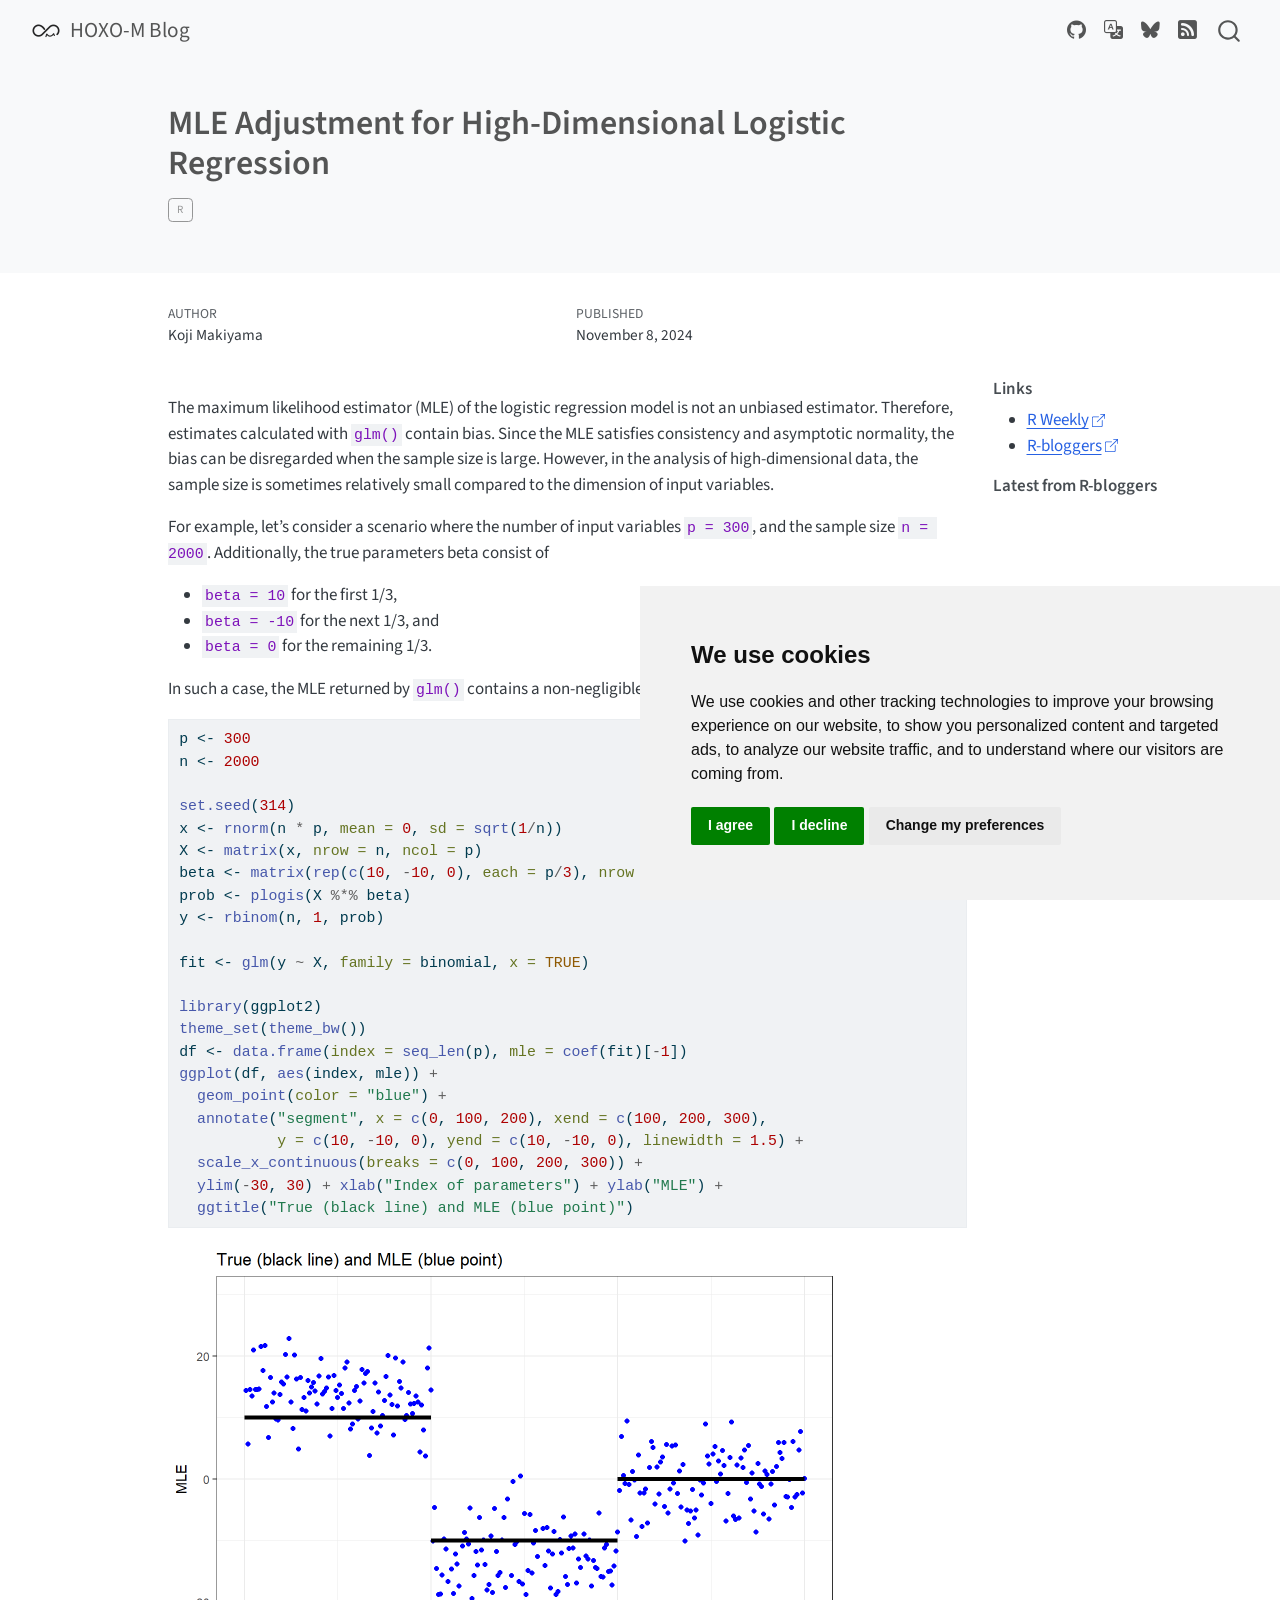
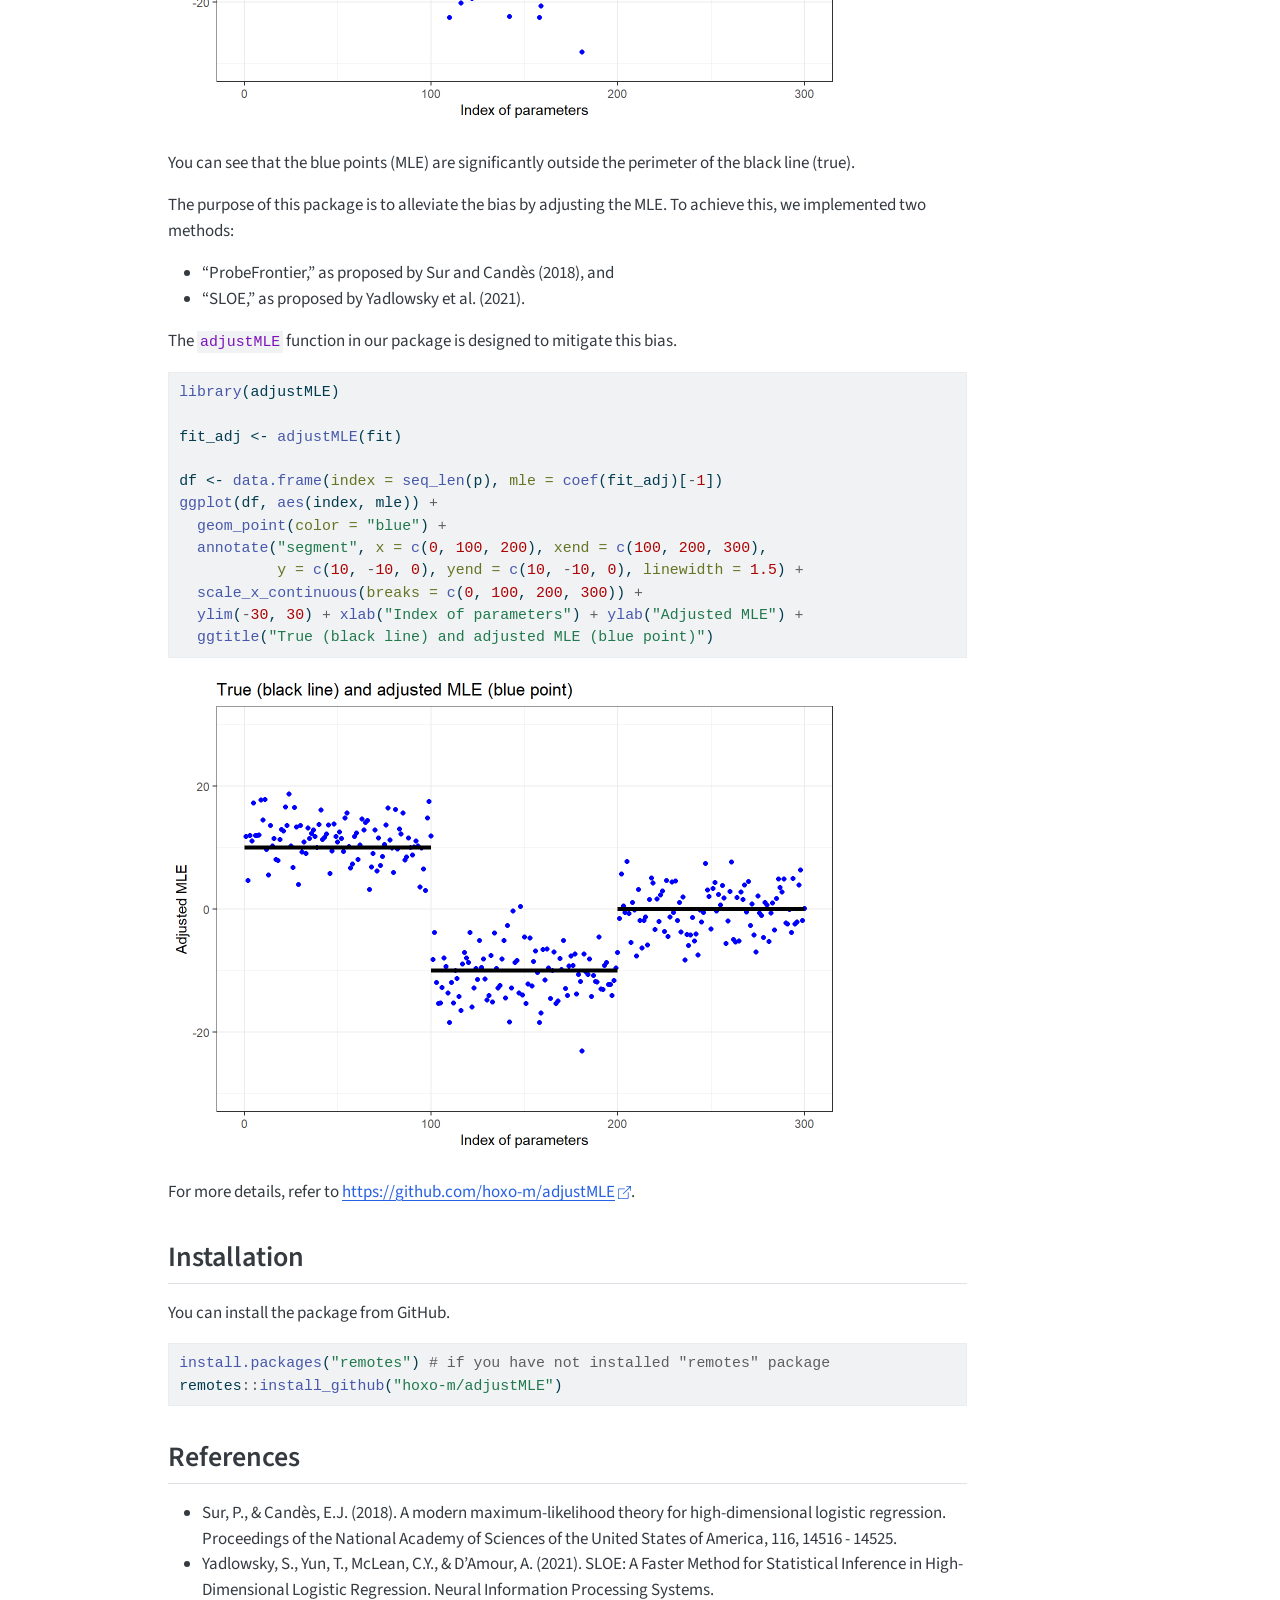
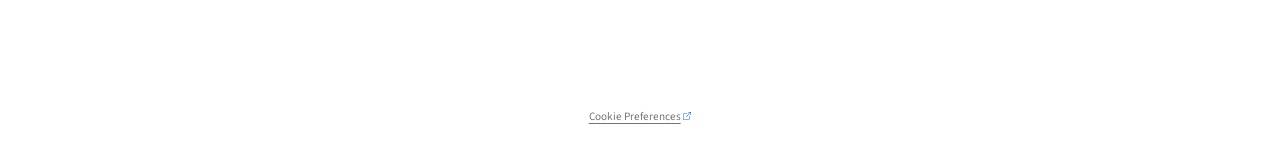
<file: posts/adjustMLE/index.html>
<!DOCTYPE html>
<html xmlns="http://www.w3.org/1999/xhtml" lang="en" xml:lang="en"><head>

<meta charset="utf-8">
<meta name="generator" content="quarto-1.9.38">

<meta name="viewport" content="width=device-width, initial-scale=1.0, user-scalable=yes">

<meta name="author" content="Koji Makiyama">
<meta name="dcterms.date" content="2024-11-08">

<title>MLE Adjustment for High-Dimensional Logistic Regression – HOXO-M Blog</title>
<style>
/* Default styles provided by pandoc.
** See https://pandoc.org/MANUAL.html#variables-for-html for config info.
*/
code{white-space: pre-wrap;}
span.smallcaps{font-variant: small-caps;}
div.columns{display: flex; gap: min(4vw, 1.5em);}
div.column{flex: auto; overflow-x: auto;}
div.hanging-indent{margin-left: 1.5em; text-indent: -1.5em;}
ul.task-list{list-style: none;}
ul.task-list li input[type="checkbox"] {
  width: 0.8em;
  margin: 0 0.8em 0.2em -1em; /* quarto-specific, see https://github.com/quarto-dev/quarto-cli/issues/4556 */ 
  vertical-align: middle;
}
/* CSS for syntax highlighting */
html { -webkit-text-size-adjust: 100%; }
pre > code.sourceCode { white-space: pre; position: relative; }
pre > code.sourceCode > span { display: inline-block; line-height: 1.25; }
pre > code.sourceCode > span:empty { height: 1.2em; }
.sourceCode { overflow: visible; }
code.sourceCode > span { color: inherit; text-decoration: inherit; }
div.sourceCode { margin: 1em 0; }
pre.sourceCode { margin: 0; }
@media screen {
div.sourceCode { overflow: auto; }
}
@media print {
pre > code.sourceCode { white-space: pre-wrap; }
pre > code.sourceCode > span { text-indent: -5em; padding-left: 5em; }
}
pre.numberSource code
  { counter-reset: source-line 0; }
pre.numberSource code > span
  { position: relative; left: -4em; counter-increment: source-line; }
pre.numberSource code > span > a:first-child::before
  { content: counter(source-line);
    position: relative; left: -1em; text-align: right; vertical-align: baseline;
    border: none; display: inline-block;
    -webkit-touch-callout: none; -webkit-user-select: none;
    -khtml-user-select: none; -moz-user-select: none;
    -ms-user-select: none; user-select: none;
    padding: 0 4px; width: 4em;
  }
pre.numberSource { margin-left: 3em;  padding-left: 4px; }
div.sourceCode
  {   }
@media screen {
pre > code.sourceCode > span > a:first-child::before { text-decoration: underline; }
}
</style>


<script src="../../site_libs/quarto-nav/quarto-nav.js"></script>
<script src="../../site_libs/quarto-nav/headroom.min.js"></script>
<script src="../../site_libs/clipboard/clipboard.min.js"></script>
<script src="../../site_libs/quarto-search/autocomplete.umd.js"></script>
<script src="../../site_libs/quarto-search/fuse.min.js"></script>
<script src="../../site_libs/quarto-search/quarto-search.js"></script>
<meta name="quarto:offset" content="../../">
<link href="../../favicon.png" rel="icon" type="image/png">
<script src="../../site_libs/cookie-consent/cookie-consent.js"></script>
<link href="../../site_libs/cookie-consent/cookie-consent.css" rel="stylesheet">
<script src="../../site_libs/quarto-html/quarto.js" type="module"></script>
<script src="../../site_libs/quarto-html/tabsets/tabsets.js" type="module"></script>
<script src="../../site_libs/quarto-html/popper.min.js"></script>
<script src="../../site_libs/quarto-html/tippy.umd.min.js"></script>
<script src="../../site_libs/quarto-html/anchor.min.js"></script>
<link href="../../site_libs/quarto-html/tippy.css" rel="stylesheet">
<link href="../../site_libs/quarto-html/quarto-syntax-highlighting-15634bcf2e68342d4ad2dfa704d543f6.css" rel="stylesheet" id="quarto-text-highlighting-styles">
<script src="../../site_libs/bootstrap/bootstrap.min.js"></script>
<link href="../../site_libs/bootstrap/bootstrap-icons.css" rel="stylesheet">
<link href="../../site_libs/bootstrap/bootstrap-bba5ebae505b5c03f3f0d8040a416a6b.min.css" rel="stylesheet" append-hash="true" id="quarto-bootstrap" data-mode="light">
<script id="quarto-search-options" type="application/json">{
  "location": "navbar",
  "copy-button": false,
  "collapse-after": 3,
  "panel-placement": "end",
  "type": "overlay",
  "limit": 50,
  "keyboard-shortcut": [
    "f",
    "/",
    "s"
  ],
  "show-item-context": false,
  "language": {
    "search-no-results-text": "No results",
    "search-matching-documents-text": "matching documents",
    "search-copy-link-title": "Copy link to search",
    "search-hide-matches-text": "Hide additional matches",
    "search-more-match-text": "more match in this document",
    "search-more-matches-text": "more matches in this document",
    "search-clear-button-title": "Clear",
    "search-text-placeholder": "",
    "search-detached-cancel-button-title": "Cancel",
    "search-submit-button-title": "Submit",
    "search-label": "Search"
  }
}</script>
<script async="" src="https://www.googletagmanager.com/gtag/js?id=G-RDZMKR8HFQ"></script>

<script type="text/plain" cookie-consent="tracking">

window.dataLayer = window.dataLayer || [];
function gtag(){dataLayer.push(arguments);}
gtag('js', new Date());
gtag('config', 'G-RDZMKR8HFQ', { 'anonymize_ip': true});
</script>

<script type="text/javascript" charset="UTF-8">
document.addEventListener('DOMContentLoaded', function () {
cookieconsent.run({
  "notice_banner_type":"simple",
  "consent_type":"express",
  "palette":"light",
  "language":"en",
  "page_load_consent_levels":["strictly-necessary"],
  "notice_banner_reject_button_hide":false,
  "preferences_center_close_button_hide":false,
  "website_name":""
  ,
"language":"en"
  });
});
</script> 
  


<link rel="stylesheet" href="../../styles.css">
<meta property="og:title" content="MLE Adjustment for High-Dimensional Logistic Regression – HOXO-M Blog">
<meta property="og:description" content="Insights into R and Data Analysis">
<meta property="og:image" content="https://hoxo-m.github.io/blog/posts/adjustMLE/index_files/figure-html/unnamed-chunk-1-1.png">
<meta property="og:site_name" content="HOXO-M Blog">
<meta property="og:image:height" content="960">
<meta property="og:image:width" content="1344">
<meta name="twitter:title" content="MLE Adjustment for High-Dimensional Logistic Regression – HOXO-M Blog">
<meta name="twitter:description" content="Insights into R and Data Analysis">
<meta name="twitter:image" content="https://hoxo-m.github.io/blog/posts/adjustMLE/index_files/figure-html/unnamed-chunk-1-1.png">
<meta name="twitter:card" content="summary_large_image">
<meta name="twitter:image-height" content="960">
<meta name="twitter:image-width" content="1344">
</head>

<body class="nav-fixed quarto-light">

<div id="quarto-search-results"></div>
  <header id="quarto-header" class="headroom fixed-top quarto-banner">
    <nav class="navbar navbar-expand-lg " data-bs-theme="dark">
      <div class="navbar-container container-fluid">
      <div class="navbar-brand-container mx-auto">
    <a href="../../index.html" class="navbar-brand navbar-brand-logo">
    <img src="../../favicon.png" alt="" class="navbar-logo light-content">
    <img src="../../favicon.png" alt="" class="navbar-logo dark-content">
    </a>
    <a class="navbar-brand" href="../../index.html">
    <span class="navbar-title">HOXO-M Blog</span>
    </a>
  </div>
            <div id="quarto-search" class="" title="Search"></div>
          <button class="navbar-toggler" type="button" data-bs-toggle="collapse" data-bs-target="#navbarCollapse" aria-controls="navbarCollapse" role="menu" aria-expanded="false" aria-label="Toggle navigation" onclick="if (window.quartoToggleHeadroom) { window.quartoToggleHeadroom(); }">
  <span class="navbar-toggler-icon"></span>
</button>
          <div class="collapse navbar-collapse" id="navbarCollapse">
            <ul class="navbar-nav navbar-nav-scroll ms-auto">
  <li class="nav-item compact">
    <a class="nav-link" href="https://github.com/hoxo-m/" rel="noopener noreferrer" target="_blank"> <i class="bi bi-github" role="img" aria-label="GitHub">
</i> 
<span class="menu-text"></span></a>
  </li>  
  <li class="nav-item compact">
    <a class="nav-link" href="https://hoxo-m.hatenablog.com/" rel="noopener" target="_blank"> <i class="bi bi-translate" role="img" aria-label="Japanese Blog">
</i> 
<span class="menu-text"></span></a>
  </li>  
  <li class="nav-item compact">
    <a class="nav-link" href="https://bsky.app/profile/hoxo-m.bsky.social" rel="noopener noreferrer" target="_blank"> <i class="bi bi-bluesky" role="img" aria-label="Bluesky">
</i> 
<span class="menu-text"></span></a>
  </li>  
  <li class="nav-item compact">
    <a class="nav-link" href="../../index.xml"> <i class="bi bi-rss-fill" role="img" aria-label="RSS">
</i> 
<span class="menu-text"></span></a>
  </li>  
</ul>
          </div> <!-- /navcollapse -->
            <div class="quarto-navbar-tools">
</div>
      </div> <!-- /container-fluid -->
    </nav>
</header>
<!-- content -->
<header id="title-block-header" class="quarto-title-block default page-columns page-full">
  <div class="quarto-title-banner page-columns page-full">
    <div class="quarto-title column-body">
      <h1 class="title">MLE Adjustment for High-Dimensional Logistic Regression</h1>
                                <div class="quarto-categories">
                <div class="quarto-category">R</div>
              </div>
                  </div>
  </div>
    
  
  <div class="quarto-title-meta">

      <div>
      <div class="quarto-title-meta-heading">Author</div>
      <div class="quarto-title-meta-contents">
               <p>Koji Makiyama </p>
            </div>
    </div>
      
      <div>
      <div class="quarto-title-meta-heading">Published</div>
      <div class="quarto-title-meta-contents">
        <p class="date">November 8, 2024</p>
      </div>
    </div>
    
      
    </div>
    
  
  </header><div id="quarto-content" class="quarto-container page-columns page-rows-contents page-layout-article page-navbar">
<!-- sidebar -->
<!-- margin-sidebar -->
    <div id="quarto-margin-sidebar" class="sidebar margin-sidebar"><div class="quarto-margin-header"><div class="margin-header-item">
<!-- R-bloggers の最新記事 -->
<section id="links">
  <h5 class="quarto-listing-title">Links</h5>
  <ul id="links-items">
    <li><a href="https://rweekly.org/" target="_blank">R Weekly</a></li>
    <li><a href="https://www.r-bloggers.com/" target="_blank">R-bloggers</a></li>
  </ul>
</section>

<section id="rss-feed">
  <h5 class="quarto-listing-title">Latest from R-bloggers</h5>
  <ul id="rss-items"></ul>
</section>

<script>
  async function fetchRSS() {
    const response = await fetch("https://api.rss2json.com/v1/api.json?rss_url=https://www.r-bloggers.com/feed/");
    const data = await response.json();

    const items = data.items.slice(0, 5); // 最新5件を取得
    let html = "";
    items.forEach(item => {
      html += `<li><a href="${item.link}" target="_blank">${item.title}</a></li>`;
    });

    document.getElementById("rss-items").innerHTML = html;
  }

  fetchRSS();
</script>

</div></div>
        
    </div>
<!-- main -->
<main class="content quarto-banner-title-block" id="quarto-document-content">





<p>The maximum likelihood estimator (MLE) of the logistic regression model is not an unbiased estimator. Therefore, estimates calculated with <code>glm()</code> contain bias. Since the MLE satisfies consistency and asymptotic normality, the bias can be disregarded when the sample size is large. However, in the analysis of high-dimensional data, the sample size is sometimes relatively small compared to the dimension of input variables.</p>
<p>For example, let’s consider a scenario where the number of input variables <code>p = 300</code>, and the sample size <code>n = 2000</code>. Additionally, the true parameters beta consist of</p>
<ul>
<li><code>beta = 10</code> for the first 1/3,</li>
<li><code>beta = -10</code> for the next 1/3, and</li>
<li><code>beta = 0</code> for the remaining 1/3.</li>
</ul>
<p>In such a case, the MLE returned by <code>glm()</code> contains a non-negligible bias.</p>
<div class="cell">
<div class="code-copy-outer-scaffold"><div class="sourceCode cell-code" id="cb1"><pre class="sourceCode r code-with-copy"><code class="sourceCode r"><span id="cb1-1"><a href="#cb1-1" aria-hidden="true" tabindex="-1"></a>p <span class="ot">&lt;-</span> <span class="dv">300</span></span>
<span id="cb1-2"><a href="#cb1-2" aria-hidden="true" tabindex="-1"></a>n <span class="ot">&lt;-</span> <span class="dv">2000</span></span>
<span id="cb1-3"><a href="#cb1-3" aria-hidden="true" tabindex="-1"></a></span>
<span id="cb1-4"><a href="#cb1-4" aria-hidden="true" tabindex="-1"></a><span class="fu">set.seed</span>(<span class="dv">314</span>)</span>
<span id="cb1-5"><a href="#cb1-5" aria-hidden="true" tabindex="-1"></a>x <span class="ot">&lt;-</span> <span class="fu">rnorm</span>(n <span class="sc">*</span> p, <span class="at">mean =</span> <span class="dv">0</span>, <span class="at">sd =</span> <span class="fu">sqrt</span>(<span class="dv">1</span><span class="sc">/</span>n))</span>
<span id="cb1-6"><a href="#cb1-6" aria-hidden="true" tabindex="-1"></a>X <span class="ot">&lt;-</span> <span class="fu">matrix</span>(x, <span class="at">nrow =</span> n, <span class="at">ncol =</span> p)</span>
<span id="cb1-7"><a href="#cb1-7" aria-hidden="true" tabindex="-1"></a>beta <span class="ot">&lt;-</span> <span class="fu">matrix</span>(<span class="fu">rep</span>(<span class="fu">c</span>(<span class="dv">10</span>, <span class="sc">-</span><span class="dv">10</span>, <span class="dv">0</span>), <span class="at">each =</span> p<span class="sc">/</span><span class="dv">3</span>), <span class="at">nrow =</span> p, <span class="at">ncol =</span> <span class="dv">1</span>)</span>
<span id="cb1-8"><a href="#cb1-8" aria-hidden="true" tabindex="-1"></a>prob <span class="ot">&lt;-</span> <span class="fu">plogis</span>(X <span class="sc">%*%</span> beta)</span>
<span id="cb1-9"><a href="#cb1-9" aria-hidden="true" tabindex="-1"></a>y <span class="ot">&lt;-</span> <span class="fu">rbinom</span>(n, <span class="dv">1</span>, prob)</span>
<span id="cb1-10"><a href="#cb1-10" aria-hidden="true" tabindex="-1"></a></span>
<span id="cb1-11"><a href="#cb1-11" aria-hidden="true" tabindex="-1"></a>fit <span class="ot">&lt;-</span> <span class="fu">glm</span>(y <span class="sc">~</span> X, <span class="at">family =</span> binomial, <span class="at">x =</span> <span class="cn">TRUE</span>)</span>
<span id="cb1-12"><a href="#cb1-12" aria-hidden="true" tabindex="-1"></a></span>
<span id="cb1-13"><a href="#cb1-13" aria-hidden="true" tabindex="-1"></a><span class="fu">library</span>(ggplot2)</span>
<span id="cb1-14"><a href="#cb1-14" aria-hidden="true" tabindex="-1"></a><span class="fu">theme_set</span>(<span class="fu">theme_bw</span>())</span>
<span id="cb1-15"><a href="#cb1-15" aria-hidden="true" tabindex="-1"></a>df <span class="ot">&lt;-</span> <span class="fu">data.frame</span>(<span class="at">index =</span> <span class="fu">seq_len</span>(p), <span class="at">mle =</span> <span class="fu">coef</span>(fit)[<span class="sc">-</span><span class="dv">1</span>])</span>
<span id="cb1-16"><a href="#cb1-16" aria-hidden="true" tabindex="-1"></a><span class="fu">ggplot</span>(df, <span class="fu">aes</span>(index, mle)) <span class="sc">+</span></span>
<span id="cb1-17"><a href="#cb1-17" aria-hidden="true" tabindex="-1"></a>  <span class="fu">geom_point</span>(<span class="at">color =</span> <span class="st">"blue"</span>) <span class="sc">+</span></span>
<span id="cb1-18"><a href="#cb1-18" aria-hidden="true" tabindex="-1"></a>  <span class="fu">annotate</span>(<span class="st">"segment"</span>, <span class="at">x =</span> <span class="fu">c</span>(<span class="dv">0</span>, <span class="dv">100</span>, <span class="dv">200</span>), <span class="at">xend =</span> <span class="fu">c</span>(<span class="dv">100</span>, <span class="dv">200</span>, <span class="dv">300</span>), </span>
<span id="cb1-19"><a href="#cb1-19" aria-hidden="true" tabindex="-1"></a>           <span class="at">y =</span> <span class="fu">c</span>(<span class="dv">10</span>, <span class="sc">-</span><span class="dv">10</span>, <span class="dv">0</span>), <span class="at">yend =</span> <span class="fu">c</span>(<span class="dv">10</span>, <span class="sc">-</span><span class="dv">10</span>, <span class="dv">0</span>), <span class="at">linewidth =</span> <span class="fl">1.5</span>) <span class="sc">+</span></span>
<span id="cb1-20"><a href="#cb1-20" aria-hidden="true" tabindex="-1"></a>  <span class="fu">scale_x_continuous</span>(<span class="at">breaks =</span> <span class="fu">c</span>(<span class="dv">0</span>, <span class="dv">100</span>, <span class="dv">200</span>, <span class="dv">300</span>)) <span class="sc">+</span></span>
<span id="cb1-21"><a href="#cb1-21" aria-hidden="true" tabindex="-1"></a>  <span class="fu">ylim</span>(<span class="sc">-</span><span class="dv">30</span>, <span class="dv">30</span>) <span class="sc">+</span> <span class="fu">xlab</span>(<span class="st">"Index of parameters"</span>) <span class="sc">+</span> <span class="fu">ylab</span>(<span class="st">"MLE"</span>) <span class="sc">+</span></span>
<span id="cb1-22"><a href="#cb1-22" aria-hidden="true" tabindex="-1"></a>  <span class="fu">ggtitle</span>(<span class="st">"True (black line) and MLE (blue point)"</span>)</span></code></pre></div><button title="Copy to Clipboard" class="code-copy-button"><i class="bi"></i></button></div>
<div class="cell-output-display">
<div>
<figure class="figure">
<p><img src="index_files/figure-html/unnamed-chunk-1-1.png" class="img-fluid figure-img" width="672"></p>
</figure>
</div>
</div>
</div>
<p>You can see that the blue points (MLE) are significantly outside the perimeter of the black line (true).</p>
<p>The purpose of this package is to alleviate the bias by adjusting the MLE. To achieve this, we implemented two methods:</p>
<ul>
<li>“ProbeFrontier,” as proposed by Sur and Candès (2018), and</li>
<li>“SLOE,” as proposed by Yadlowsky et al.&nbsp;(2021).</li>
</ul>
<p>The <code>adjustMLE</code> function in our package is designed to mitigate this bias.</p>
<div class="cell">
<div class="code-copy-outer-scaffold"><div class="sourceCode cell-code" id="cb2"><pre class="sourceCode r code-with-copy"><code class="sourceCode r"><span id="cb2-1"><a href="#cb2-1" aria-hidden="true" tabindex="-1"></a><span class="fu">library</span>(adjustMLE)</span>
<span id="cb2-2"><a href="#cb2-2" aria-hidden="true" tabindex="-1"></a></span>
<span id="cb2-3"><a href="#cb2-3" aria-hidden="true" tabindex="-1"></a>fit_adj <span class="ot">&lt;-</span> <span class="fu">adjustMLE</span>(fit)</span>
<span id="cb2-4"><a href="#cb2-4" aria-hidden="true" tabindex="-1"></a></span>
<span id="cb2-5"><a href="#cb2-5" aria-hidden="true" tabindex="-1"></a>df <span class="ot">&lt;-</span> <span class="fu">data.frame</span>(<span class="at">index =</span> <span class="fu">seq_len</span>(p), <span class="at">mle =</span> <span class="fu">coef</span>(fit_adj)[<span class="sc">-</span><span class="dv">1</span>])</span>
<span id="cb2-6"><a href="#cb2-6" aria-hidden="true" tabindex="-1"></a><span class="fu">ggplot</span>(df, <span class="fu">aes</span>(index, mle)) <span class="sc">+</span></span>
<span id="cb2-7"><a href="#cb2-7" aria-hidden="true" tabindex="-1"></a>  <span class="fu">geom_point</span>(<span class="at">color =</span> <span class="st">"blue"</span>) <span class="sc">+</span></span>
<span id="cb2-8"><a href="#cb2-8" aria-hidden="true" tabindex="-1"></a>  <span class="fu">annotate</span>(<span class="st">"segment"</span>, <span class="at">x =</span> <span class="fu">c</span>(<span class="dv">0</span>, <span class="dv">100</span>, <span class="dv">200</span>), <span class="at">xend =</span> <span class="fu">c</span>(<span class="dv">100</span>, <span class="dv">200</span>, <span class="dv">300</span>), </span>
<span id="cb2-9"><a href="#cb2-9" aria-hidden="true" tabindex="-1"></a>           <span class="at">y =</span> <span class="fu">c</span>(<span class="dv">10</span>, <span class="sc">-</span><span class="dv">10</span>, <span class="dv">0</span>), <span class="at">yend =</span> <span class="fu">c</span>(<span class="dv">10</span>, <span class="sc">-</span><span class="dv">10</span>, <span class="dv">0</span>), <span class="at">linewidth =</span> <span class="fl">1.5</span>) <span class="sc">+</span></span>
<span id="cb2-10"><a href="#cb2-10" aria-hidden="true" tabindex="-1"></a>  <span class="fu">scale_x_continuous</span>(<span class="at">breaks =</span> <span class="fu">c</span>(<span class="dv">0</span>, <span class="dv">100</span>, <span class="dv">200</span>, <span class="dv">300</span>)) <span class="sc">+</span></span>
<span id="cb2-11"><a href="#cb2-11" aria-hidden="true" tabindex="-1"></a>  <span class="fu">ylim</span>(<span class="sc">-</span><span class="dv">30</span>, <span class="dv">30</span>) <span class="sc">+</span> <span class="fu">xlab</span>(<span class="st">"Index of parameters"</span>) <span class="sc">+</span> <span class="fu">ylab</span>(<span class="st">"Adjusted MLE"</span>) <span class="sc">+</span></span>
<span id="cb2-12"><a href="#cb2-12" aria-hidden="true" tabindex="-1"></a>  <span class="fu">ggtitle</span>(<span class="st">"True (black line) and adjusted MLE (blue point)"</span>)</span></code></pre></div><button title="Copy to Clipboard" class="code-copy-button"><i class="bi"></i></button></div>
<div class="cell-output-display">
<div>
<figure class="figure">
<p><img src="index_files/figure-html/unnamed-chunk-2-1.png" class="img-fluid figure-img" width="672"></p>
</figure>
</div>
</div>
</div>
<p>For more details, refer to <a href="https://github.com/hoxo-m/adjustMLE">https://github.com/hoxo-m/adjustMLE</a>.</p>
<section id="installation" class="level2">
<h2 class="anchored" data-anchor-id="installation">Installation</h2>
<p>You can install the package from GitHub.</p>
<div class="code-copy-outer-scaffold"><div class="sourceCode" id="cb3"><pre class="sourceCode r code-with-copy"><code class="sourceCode r"><span id="cb3-1"><a href="#cb3-1" aria-hidden="true" tabindex="-1"></a><span class="fu">install.packages</span>(<span class="st">"remotes"</span>) <span class="co"># if you have not installed "remotes" package</span></span>
<span id="cb3-2"><a href="#cb3-2" aria-hidden="true" tabindex="-1"></a>remotes<span class="sc">::</span><span class="fu">install_github</span>(<span class="st">"hoxo-m/adjustMLE"</span>)</span></code></pre></div><button title="Copy to Clipboard" class="code-copy-button"><i class="bi"></i></button></div>
</section>
<section id="references" class="level2">
<h2 class="anchored" data-anchor-id="references">References</h2>
<ul>
<li>Sur, P., &amp; Candès, E.J. (2018). A modern maximum-likelihood theory for high-dimensional logistic regression. Proceedings of the National Academy of Sciences of the United States of America, 116, 14516 - 14525.</li>
<li>Yadlowsky, S., Yun, T., McLean, C.Y., &amp; D’Amour, A. (2021). SLOE: A Faster Method for Statistical Inference in High-Dimensional Logistic Regression. Neural Information Processing Systems.</li>
</ul>


</section>

</main> <!-- /main -->
<script id="quarto-html-after-body" type="application/javascript">
  window.document.addEventListener("DOMContentLoaded", function (event) {
    const icon = "";
    const anchorJS = new window.AnchorJS();
    anchorJS.options = {
      placement: 'right',
      icon: icon
    };
    anchorJS.add('.anchored');
    const isCodeAnnotation = (el) => {
      for (const clz of el.classList) {
        if (clz.startsWith('code-annotation-')) {                     
          return true;
        }
      }
      return false;
    }
    const onCopySuccess = function(e) {
      // button target
      const button = e.trigger;
      // don't keep focus
      button.blur();
      // flash "checked"
      button.classList.add('code-copy-button-checked');
      var currentTitle = button.getAttribute("title");
      button.setAttribute("title", "Copied!");
      let tooltip;
      if (window.bootstrap) {
        button.setAttribute("data-bs-toggle", "tooltip");
        button.setAttribute("data-bs-placement", "left");
        button.setAttribute("data-bs-title", "Copied!");
        tooltip = new bootstrap.Tooltip(button, 
          { trigger: "manual", 
            customClass: "code-copy-button-tooltip",
            offset: [0, -8]});
        tooltip.show();    
      }
      setTimeout(function() {
        if (tooltip) {
          tooltip.hide();
          button.removeAttribute("data-bs-title");
          button.removeAttribute("data-bs-toggle");
          button.removeAttribute("data-bs-placement");
        }
        button.setAttribute("title", currentTitle);
        button.classList.remove('code-copy-button-checked');
      }, 1000);
      // clear code selection
      e.clearSelection();
    }
    const getTextToCopy = function(trigger) {
      const outerScaffold = trigger.parentElement.cloneNode(true);
      const codeEl = outerScaffold.querySelector('code');
      for (const childEl of codeEl.children) {
        if (isCodeAnnotation(childEl)) {
          childEl.remove();
        }
      }
      return codeEl.innerText;
    }
    const clipboard = new window.ClipboardJS('.code-copy-button:not([data-in-quarto-modal])', {
      text: getTextToCopy
    });
    clipboard.on('success', onCopySuccess);
    if (window.document.getElementById('quarto-embedded-source-code-modal')) {
      const clipboardModal = new window.ClipboardJS('.code-copy-button[data-in-quarto-modal]', {
        text: getTextToCopy,
        container: window.document.getElementById('quarto-embedded-source-code-modal')
      });
      clipboardModal.on('success', onCopySuccess);
    }
      var localhostRegex = new RegExp(/^(?:http|https):\/\/localhost\:?[0-9]*\//);
      var mailtoRegex = new RegExp(/^mailto:/);
        var filterRegex = new RegExp("https:\/\/hoxo-m\.github\.io\/blog\/");
      var isInternal = (href) => {
          return filterRegex.test(href) || localhostRegex.test(href) || mailtoRegex.test(href);
      }
      // Inspect non-navigation links and adorn them if external
     var links = window.document.querySelectorAll('a[href]:not(.nav-link):not(.navbar-brand):not(.toc-action):not(.sidebar-link):not(.sidebar-item-toggle):not(.pagination-link):not(.no-external):not([aria-hidden]):not(.dropdown-item):not(.quarto-navigation-tool):not(.about-link)');
      for (var i=0; i<links.length; i++) {
        const link = links[i];
        if (!isInternal(link.href)) {
          // undo the damage that might have been done by quarto-nav.js in the case of
          // links that we want to consider external
          if (link.dataset.originalHref !== undefined) {
            link.href = link.dataset.originalHref;
          }
            // target, if specified
            link.setAttribute("target", "_blank");
            if (link.getAttribute("rel") === null) {
              link.setAttribute("rel", "noopener");
            }
            // default icon
            link.classList.add("external");
        }
      }
    function tippyHover(el, contentFn, onTriggerFn, onUntriggerFn) {
      const config = {
        allowHTML: true,
        maxWidth: 500,
        delay: 100,
        arrow: false,
        appendTo: function(el) {
            return el.parentElement;
        },
        interactive: true,
        interactiveBorder: 10,
        theme: 'quarto',
        placement: 'bottom-start',
      };
      if (contentFn) {
        config.content = contentFn;
      }
      if (onTriggerFn) {
        config.onTrigger = onTriggerFn;
      }
      if (onUntriggerFn) {
        config.onUntrigger = onUntriggerFn;
      }
      window.tippy(el, config); 
    }
    const noterefs = window.document.querySelectorAll('a[role="doc-noteref"]');
    for (var i=0; i<noterefs.length; i++) {
      const ref = noterefs[i];
      tippyHover(ref, function() {
        // use id or data attribute instead here
        let href = ref.getAttribute('data-footnote-href') || ref.getAttribute('href');
        try { href = new URL(href).hash; } catch {}
        const id = href.replace(/^#\/?/, "");
        const note = window.document.getElementById(id);
        if (note) {
          return note.innerHTML;
        } else {
          return "";
        }
      });
    }
    const xrefs = window.document.querySelectorAll('a.quarto-xref');
    const processXRef = (id, note) => {
      // Strip column container classes
      const stripColumnClz = (el) => {
        el.classList.remove("page-full", "page-columns");
        if (el.children) {
          for (const child of el.children) {
            stripColumnClz(child);
          }
        }
      }
      stripColumnClz(note)
      if (id === null || id.startsWith('sec-')) {
        // Special case sections, only their first couple elements
        const container = document.createElement("div");
        if (note.children && note.children.length > 2) {
          container.appendChild(note.children[0].cloneNode(true));
          for (let i = 1; i < note.children.length; i++) {
            const child = note.children[i];
            if (child.tagName === "P" && child.innerText === "") {
              continue;
            } else {
              container.appendChild(child.cloneNode(true));
              break;
            }
          }
          if (window.Quarto?.typesetMath) {
            window.Quarto.typesetMath(container);
          }
          return container.innerHTML
        } else {
          if (window.Quarto?.typesetMath) {
            window.Quarto.typesetMath(note);
          }
          return note.innerHTML;
        }
      } else {
        // Remove any anchor links if they are present
        const anchorLink = note.querySelector('a.anchorjs-link');
        if (anchorLink) {
          anchorLink.remove();
        }
        if (window.Quarto?.typesetMath) {
          window.Quarto.typesetMath(note);
        }
        if (note.classList.contains("callout")) {
          return note.outerHTML;
        } else {
          return note.innerHTML;
        }
      }
    }
    for (var i=0; i<xrefs.length; i++) {
      const xref = xrefs[i];
      tippyHover(xref, undefined, function(instance) {
        instance.disable();
        let url = xref.getAttribute('href');
        let hash = undefined; 
        if (url.startsWith('#')) {
          hash = url;
        } else {
          try { hash = new URL(url).hash; } catch {}
        }
        if (hash) {
          const id = hash.replace(/^#\/?/, "");
          const note = window.document.getElementById(id);
          if (note !== null) {
            try {
              const html = processXRef(id, note.cloneNode(true));
              instance.setContent(html);
            } finally {
              instance.enable();
              instance.show();
            }
          } else {
            // See if we can fetch this
            fetch(url.split('#')[0])
            .then(res => res.text())
            .then(html => {
              const parser = new DOMParser();
              const htmlDoc = parser.parseFromString(html, "text/html");
              const note = htmlDoc.getElementById(id);
              if (note !== null) {
                const html = processXRef(id, note);
                instance.setContent(html);
              } 
            }).finally(() => {
              instance.enable();
              instance.show();
            });
          }
        } else {
          // See if we can fetch a full url (with no hash to target)
          // This is a special case and we should probably do some content thinning / targeting
          fetch(url)
          .then(res => res.text())
          .then(html => {
            const parser = new DOMParser();
            const htmlDoc = parser.parseFromString(html, "text/html");
            const note = htmlDoc.querySelector('main.content');
            if (note !== null) {
              // This should only happen for chapter cross references
              // (since there is no id in the URL)
              // remove the first header
              if (note.children.length > 0 && note.children[0].tagName === "HEADER") {
                note.children[0].remove();
              }
              const html = processXRef(null, note);
              instance.setContent(html);
            } 
          }).finally(() => {
            instance.enable();
            instance.show();
          });
        }
      }, function(instance) {
      });
    }
        let selectedAnnoteEl;
        const selectorForAnnotation = ( cell, annotation) => {
          let cellAttr = 'data-code-cell="' + cell + '"';
          let lineAttr = 'data-code-annotation="' +  annotation + '"';
          const selector = 'span[' + cellAttr + '][' + lineAttr + ']';
          return selector;
        }
        const selectCodeLines = (annoteEl) => {
          const doc = window.document;
          const targetCell = annoteEl.getAttribute("data-target-cell");
          const targetAnnotation = annoteEl.getAttribute("data-target-annotation");
          const annoteSpan = window.document.querySelector(selectorForAnnotation(targetCell, targetAnnotation));
          const lines = annoteSpan.getAttribute("data-code-lines").split(",");
          const lineIds = lines.map((line) => {
            return targetCell + "-" + line;
          })
          let top = null;
          let height = null;
          let parent = null;
          if (lineIds.length > 0) {
              //compute the position of the single el (top and bottom and make a div)
              const el = window.document.getElementById(lineIds[0]);
              top = el.offsetTop;
              height = el.offsetHeight;
              parent = el.parentElement.parentElement;
            if (lineIds.length > 1) {
              const lastEl = window.document.getElementById(lineIds[lineIds.length - 1]);
              const bottom = lastEl.offsetTop + lastEl.offsetHeight;
              height = bottom - top;
            }
            if (top !== null && height !== null && parent !== null) {
              // cook up a div (if necessary) and position it 
              let div = window.document.getElementById("code-annotation-line-highlight");
              if (div === null) {
                div = window.document.createElement("div");
                div.setAttribute("id", "code-annotation-line-highlight");
                div.style.position = 'absolute';
                parent.appendChild(div);
              }
              div.style.top = top - 2 + "px";
              div.style.height = height + 4 + "px";
              div.style.left = 0;
              let gutterDiv = window.document.getElementById("code-annotation-line-highlight-gutter");
              if (gutterDiv === null) {
                gutterDiv = window.document.createElement("div");
                gutterDiv.setAttribute("id", "code-annotation-line-highlight-gutter");
                gutterDiv.style.position = 'absolute';
                const codeCell = window.document.getElementById(targetCell);
                const gutter = codeCell.querySelector('.code-annotation-gutter');
                gutter.appendChild(gutterDiv);
              }
              gutterDiv.style.top = top - 2 + "px";
              gutterDiv.style.height = height + 4 + "px";
            }
            selectedAnnoteEl = annoteEl;
          }
        };
        const unselectCodeLines = () => {
          const elementsIds = ["code-annotation-line-highlight", "code-annotation-line-highlight-gutter"];
          elementsIds.forEach((elId) => {
            const div = window.document.getElementById(elId);
            if (div) {
              div.remove();
            }
          });
          selectedAnnoteEl = undefined;
        };
          // Handle positioning of the toggle
      window.addEventListener(
        "resize",
        throttle(() => {
          elRect = undefined;
          if (selectedAnnoteEl) {
            selectCodeLines(selectedAnnoteEl);
          }
        }, 10)
      );
      function throttle(fn, ms) {
      let throttle = false;
      let timer;
        return (...args) => {
          if(!throttle) { // first call gets through
              fn.apply(this, args);
              throttle = true;
          } else { // all the others get throttled
              if(timer) clearTimeout(timer); // cancel #2
              timer = setTimeout(() => {
                fn.apply(this, args);
                timer = throttle = false;
              }, ms);
          }
        };
      }
        // Attach click handler to the DT
        const annoteDls = window.document.querySelectorAll('dt[data-target-cell]');
        for (const annoteDlNode of annoteDls) {
          annoteDlNode.addEventListener('click', (event) => {
            const clickedEl = event.target;
            if (clickedEl !== selectedAnnoteEl) {
              unselectCodeLines();
              const activeEl = window.document.querySelector('dt[data-target-cell].code-annotation-active');
              if (activeEl) {
                activeEl.classList.remove('code-annotation-active');
              }
              selectCodeLines(clickedEl);
              clickedEl.classList.add('code-annotation-active');
            } else {
              // Unselect the line
              unselectCodeLines();
              clickedEl.classList.remove('code-annotation-active');
            }
          });
        }
    const findCites = (el) => {
      const parentEl = el.parentElement;
      if (parentEl) {
        const cites = parentEl.dataset.cites;
        if (cites) {
          return {
            el,
            cites: cites.split(' ')
          };
        } else {
          return findCites(el.parentElement)
        }
      } else {
        return undefined;
      }
    };
    var bibliorefs = window.document.querySelectorAll('a[role="doc-biblioref"]');
    for (var i=0; i<bibliorefs.length; i++) {
      const ref = bibliorefs[i];
      const citeInfo = findCites(ref);
      if (citeInfo) {
        tippyHover(citeInfo.el, function() {
          var popup = window.document.createElement('div');
          citeInfo.cites.forEach(function(cite) {
            var citeDiv = window.document.createElement('div');
            citeDiv.classList.add('hanging-indent');
            citeDiv.classList.add('csl-entry');
            var biblioDiv = window.document.getElementById('ref-' + cite);
            if (biblioDiv) {
              citeDiv.innerHTML = biblioDiv.innerHTML;
            }
            popup.appendChild(citeDiv);
          });
          return popup.innerHTML;
        });
      }
    }
  });
  </script>
</div> <!-- /content -->
<footer class="footer">
  <div class="nav-footer">
    <div class="nav-footer-left">
      &nbsp;
    </div>   
    <div class="nav-footer-center">

<div class="cookie-consent-footer"><a href="#" id="open_preferences_center">Cookie Preferences</a></div></div>
    <div class="nav-footer-right">
      &nbsp;
    </div>
  </div>
</footer>




</body></html>
</file>
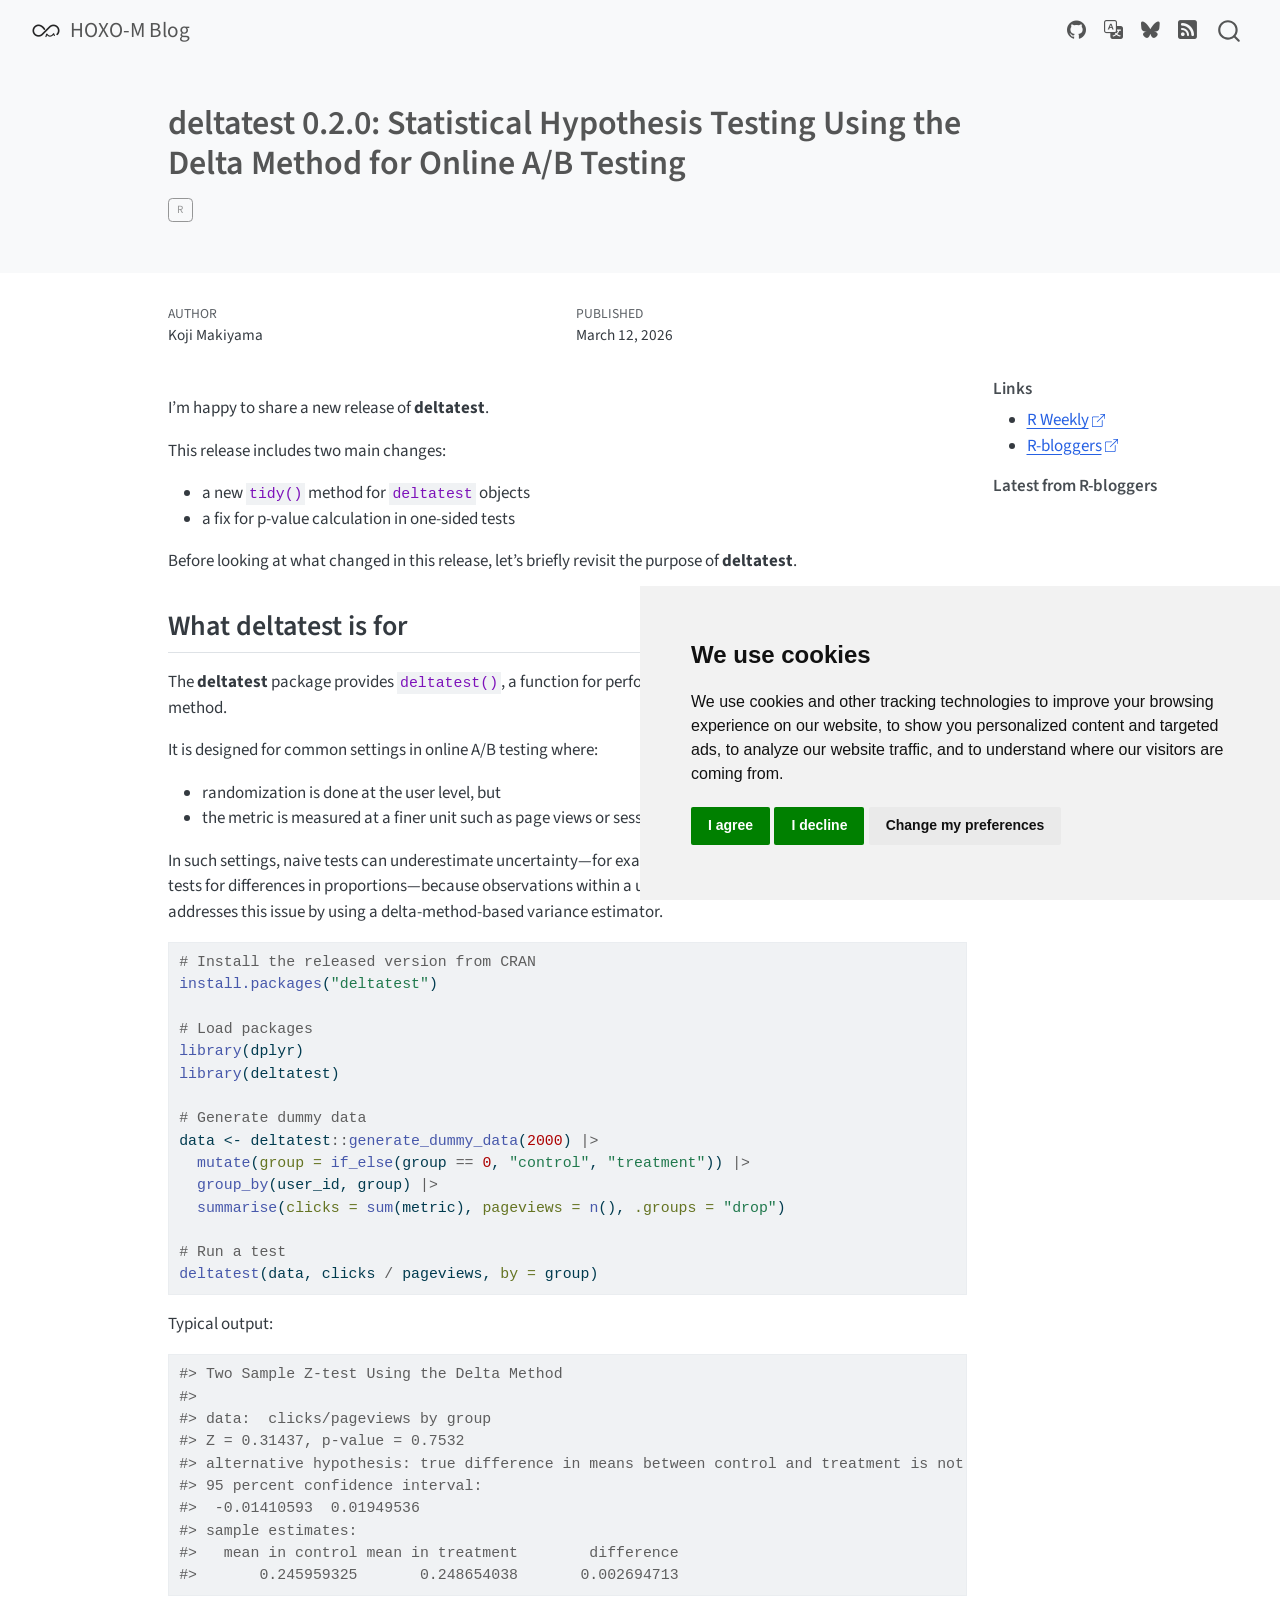
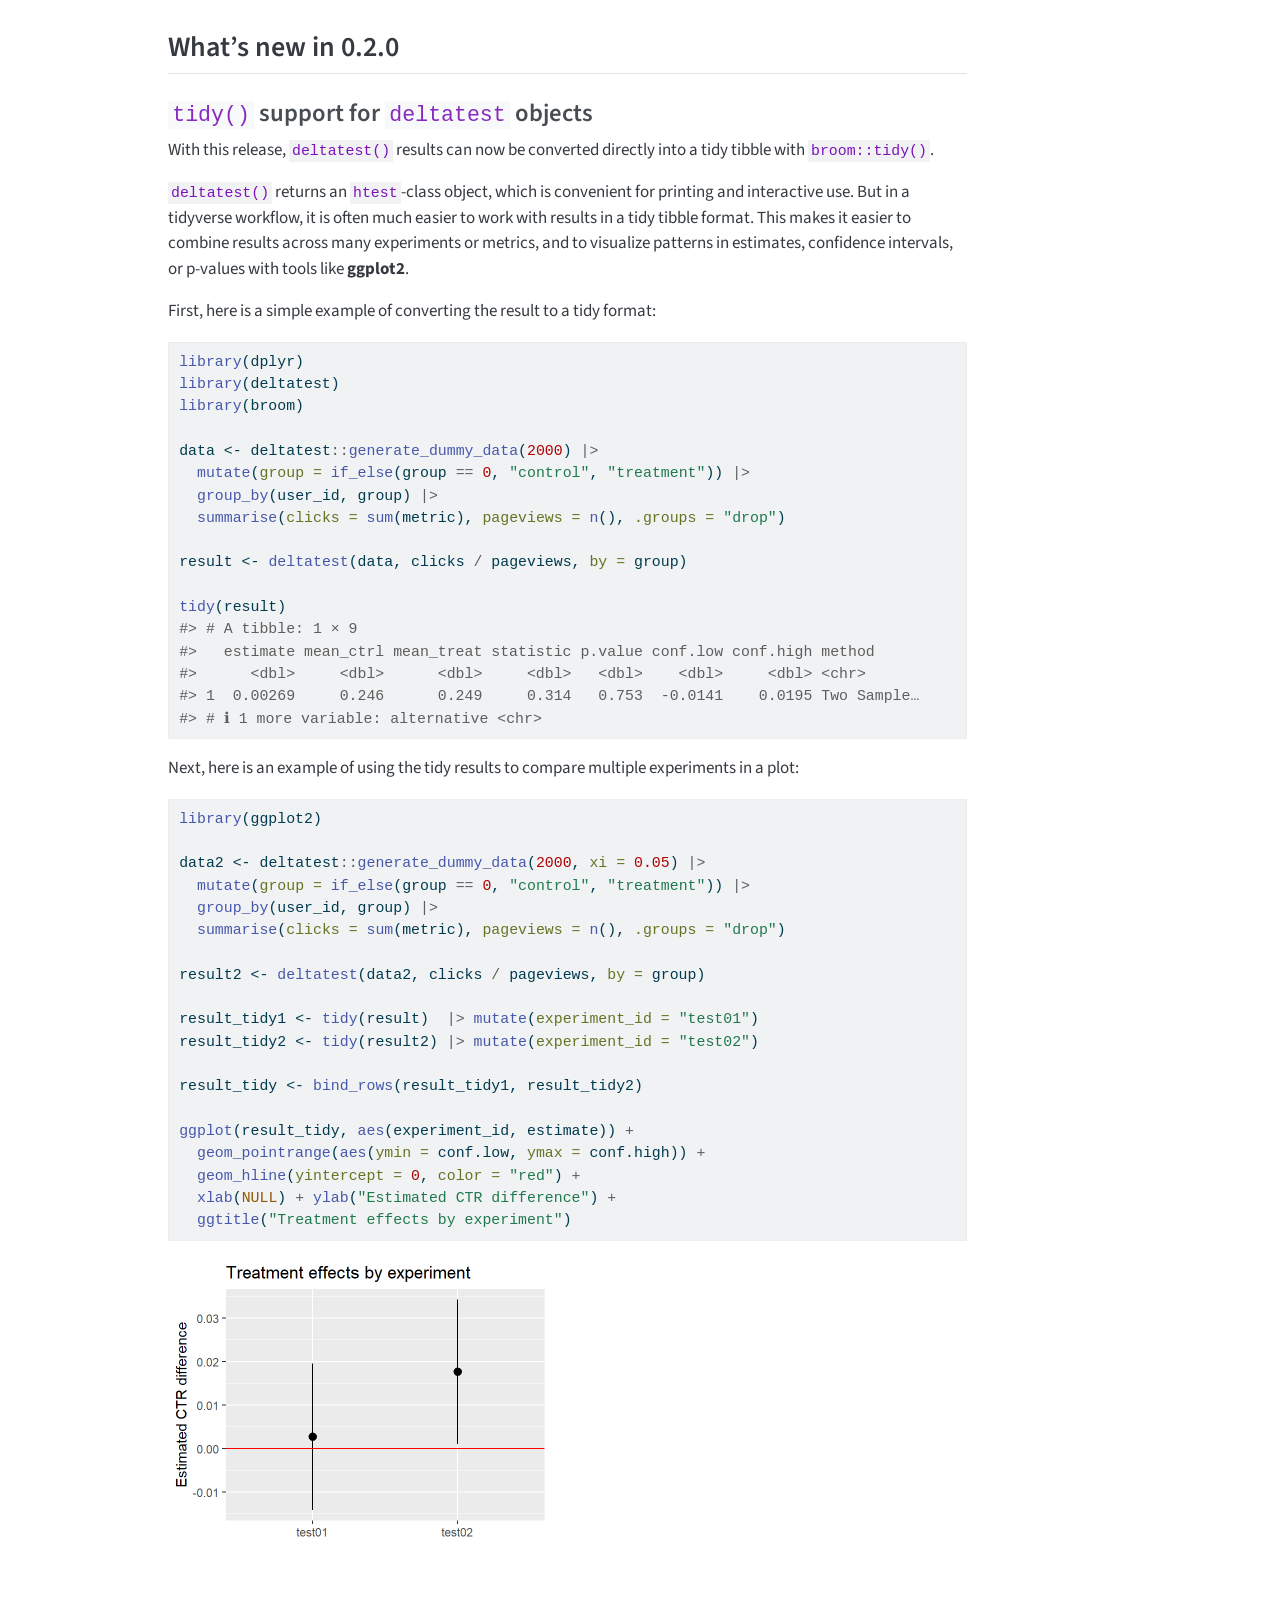
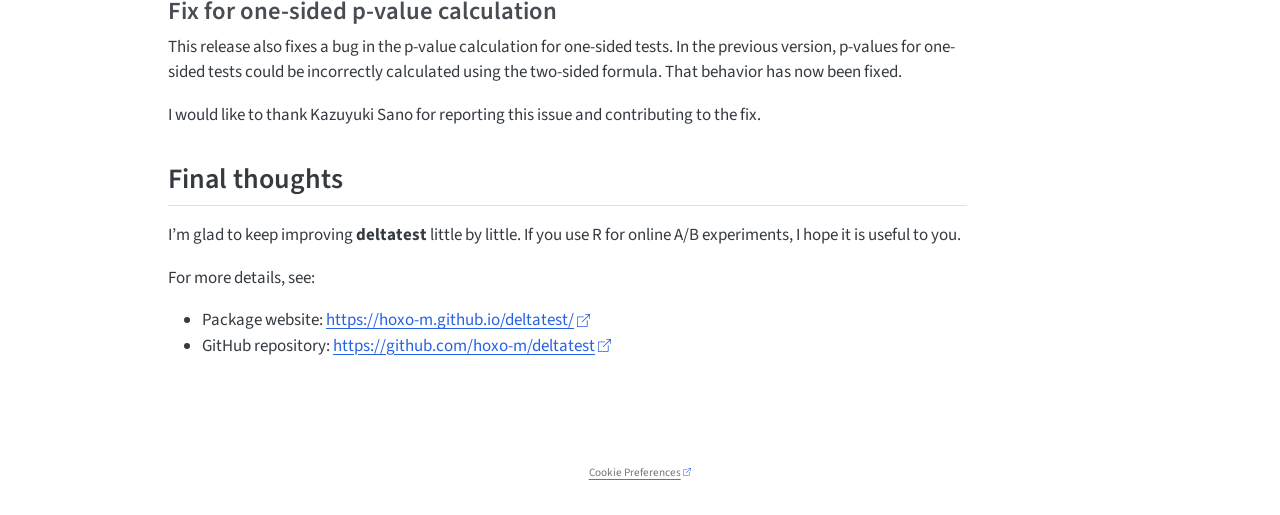
<file: posts/deltatest-0-2-0/index.html>
<!DOCTYPE html>
<html xmlns="http://www.w3.org/1999/xhtml" lang="en" xml:lang="en"><head>

<meta charset="utf-8">
<meta name="generator" content="quarto-1.9.38">

<meta name="viewport" content="width=device-width, initial-scale=1.0, user-scalable=yes">

<meta name="author" content="Koji Makiyama">
<meta name="dcterms.date" content="2026-03-12">

<title>deltatest 0.2.0: Statistical Hypothesis Testing Using the Delta Method for Online A/B Testing – HOXO-M Blog</title>
<style>
/* Default styles provided by pandoc.
** See https://pandoc.org/MANUAL.html#variables-for-html for config info.
*/
code{white-space: pre-wrap;}
span.smallcaps{font-variant: small-caps;}
div.columns{display: flex; gap: min(4vw, 1.5em);}
div.column{flex: auto; overflow-x: auto;}
div.hanging-indent{margin-left: 1.5em; text-indent: -1.5em;}
ul.task-list{list-style: none;}
ul.task-list li input[type="checkbox"] {
  width: 0.8em;
  margin: 0 0.8em 0.2em -1em; /* quarto-specific, see https://github.com/quarto-dev/quarto-cli/issues/4556 */ 
  vertical-align: middle;
}
/* CSS for syntax highlighting */
html { -webkit-text-size-adjust: 100%; }
pre > code.sourceCode { white-space: pre; position: relative; }
pre > code.sourceCode > span { display: inline-block; line-height: 1.25; }
pre > code.sourceCode > span:empty { height: 1.2em; }
.sourceCode { overflow: visible; }
code.sourceCode > span { color: inherit; text-decoration: inherit; }
div.sourceCode { margin: 1em 0; }
pre.sourceCode { margin: 0; }
@media screen {
div.sourceCode { overflow: auto; }
}
@media print {
pre > code.sourceCode { white-space: pre-wrap; }
pre > code.sourceCode > span { text-indent: -5em; padding-left: 5em; }
}
pre.numberSource code
  { counter-reset: source-line 0; }
pre.numberSource code > span
  { position: relative; left: -4em; counter-increment: source-line; }
pre.numberSource code > span > a:first-child::before
  { content: counter(source-line);
    position: relative; left: -1em; text-align: right; vertical-align: baseline;
    border: none; display: inline-block;
    -webkit-touch-callout: none; -webkit-user-select: none;
    -khtml-user-select: none; -moz-user-select: none;
    -ms-user-select: none; user-select: none;
    padding: 0 4px; width: 4em;
  }
pre.numberSource { margin-left: 3em;  padding-left: 4px; }
div.sourceCode
  {   }
@media screen {
pre > code.sourceCode > span > a:first-child::before { text-decoration: underline; }
}
</style>


<script src="../../site_libs/quarto-nav/quarto-nav.js"></script>
<script src="../../site_libs/quarto-nav/headroom.min.js"></script>
<script src="../../site_libs/clipboard/clipboard.min.js"></script>
<script src="../../site_libs/quarto-search/autocomplete.umd.js"></script>
<script src="../../site_libs/quarto-search/fuse.min.js"></script>
<script src="../../site_libs/quarto-search/quarto-search.js"></script>
<meta name="quarto:offset" content="../../">
<link href="../../favicon.png" rel="icon" type="image/png">
<script src="../../site_libs/cookie-consent/cookie-consent.js"></script>
<link href="../../site_libs/cookie-consent/cookie-consent.css" rel="stylesheet">
<script src="../../site_libs/quarto-html/quarto.js" type="module"></script>
<script src="../../site_libs/quarto-html/tabsets/tabsets.js" type="module"></script>
<script src="../../site_libs/quarto-html/popper.min.js"></script>
<script src="../../site_libs/quarto-html/tippy.umd.min.js"></script>
<script src="../../site_libs/quarto-html/anchor.min.js"></script>
<link href="../../site_libs/quarto-html/tippy.css" rel="stylesheet">
<link href="../../site_libs/quarto-html/quarto-syntax-highlighting-15634bcf2e68342d4ad2dfa704d543f6.css" rel="stylesheet" id="quarto-text-highlighting-styles">
<script src="../../site_libs/bootstrap/bootstrap.min.js"></script>
<link href="../../site_libs/bootstrap/bootstrap-icons.css" rel="stylesheet">
<link href="../../site_libs/bootstrap/bootstrap-bba5ebae505b5c03f3f0d8040a416a6b.min.css" rel="stylesheet" append-hash="true" id="quarto-bootstrap" data-mode="light">
<script id="quarto-search-options" type="application/json">{
  "location": "navbar",
  "copy-button": false,
  "collapse-after": 3,
  "panel-placement": "end",
  "type": "overlay",
  "limit": 50,
  "keyboard-shortcut": [
    "f",
    "/",
    "s"
  ],
  "show-item-context": false,
  "language": {
    "search-no-results-text": "No results",
    "search-matching-documents-text": "matching documents",
    "search-copy-link-title": "Copy link to search",
    "search-hide-matches-text": "Hide additional matches",
    "search-more-match-text": "more match in this document",
    "search-more-matches-text": "more matches in this document",
    "search-clear-button-title": "Clear",
    "search-text-placeholder": "",
    "search-detached-cancel-button-title": "Cancel",
    "search-submit-button-title": "Submit",
    "search-label": "Search"
  }
}</script>
<script async="" src="https://www.googletagmanager.com/gtag/js?id=G-RDZMKR8HFQ"></script>

<script type="text/plain" cookie-consent="tracking">

window.dataLayer = window.dataLayer || [];
function gtag(){dataLayer.push(arguments);}
gtag('js', new Date());
gtag('config', 'G-RDZMKR8HFQ', { 'anonymize_ip': true});
</script>

<script type="text/javascript" charset="UTF-8">
document.addEventListener('DOMContentLoaded', function () {
cookieconsent.run({
  "notice_banner_type":"simple",
  "consent_type":"express",
  "palette":"light",
  "language":"en",
  "page_load_consent_levels":["strictly-necessary"],
  "notice_banner_reject_button_hide":false,
  "preferences_center_close_button_hide":false,
  "website_name":""
  ,
"language":"en"
  });
});
</script> 
  


<link rel="stylesheet" href="../../styles.css">
<meta property="og:title" content="deltatest 0.2.0: Statistical Hypothesis Testing Using the Delta Method for Online A/B Testing – HOXO-M Blog">
<meta property="og:description" content="Insights into R and Data Analysis">
<meta property="og:image" content="https://hoxo-m.github.io/blog/posts/deltatest-0-2-0/index_files/figure-html/tidy-example2-1.png">
<meta property="og:site_name" content="HOXO-M Blog">
<meta property="og:image:height" content="576">
<meta property="og:image:width" content="768">
<meta name="twitter:title" content="deltatest 0.2.0: Statistical Hypothesis Testing Using the Delta Method for Online A/B Testing – HOXO-M Blog">
<meta name="twitter:description" content="Insights into R and Data Analysis">
<meta name="twitter:image" content="https://hoxo-m.github.io/blog/posts/deltatest-0-2-0/index_files/figure-html/tidy-example2-1.png">
<meta name="twitter:card" content="summary_large_image">
<meta name="twitter:image-height" content="576">
<meta name="twitter:image-width" content="768">
</head>

<body class="nav-fixed quarto-light">

<div id="quarto-search-results"></div>
  <header id="quarto-header" class="headroom fixed-top quarto-banner">
    <nav class="navbar navbar-expand-lg " data-bs-theme="dark">
      <div class="navbar-container container-fluid">
      <div class="navbar-brand-container mx-auto">
    <a href="../../index.html" class="navbar-brand navbar-brand-logo">
    <img src="../../favicon.png" alt="" class="navbar-logo light-content">
    <img src="../../favicon.png" alt="" class="navbar-logo dark-content">
    </a>
    <a class="navbar-brand" href="../../index.html">
    <span class="navbar-title">HOXO-M Blog</span>
    </a>
  </div>
            <div id="quarto-search" class="" title="Search"></div>
          <button class="navbar-toggler" type="button" data-bs-toggle="collapse" data-bs-target="#navbarCollapse" aria-controls="navbarCollapse" role="menu" aria-expanded="false" aria-label="Toggle navigation" onclick="if (window.quartoToggleHeadroom) { window.quartoToggleHeadroom(); }">
  <span class="navbar-toggler-icon"></span>
</button>
          <div class="collapse navbar-collapse" id="navbarCollapse">
            <ul class="navbar-nav navbar-nav-scroll ms-auto">
  <li class="nav-item compact">
    <a class="nav-link" href="https://github.com/hoxo-m/" rel="noopener noreferrer" target="_blank"> <i class="bi bi-github" role="img" aria-label="GitHub">
</i> 
<span class="menu-text"></span></a>
  </li>  
  <li class="nav-item compact">
    <a class="nav-link" href="https://hoxo-m.hatenablog.com/" rel="noopener" target="_blank"> <i class="bi bi-translate" role="img" aria-label="Japanese Blog">
</i> 
<span class="menu-text"></span></a>
  </li>  
  <li class="nav-item compact">
    <a class="nav-link" href="https://bsky.app/profile/hoxo-m.bsky.social" rel="noopener noreferrer" target="_blank"> <i class="bi bi-bluesky" role="img" aria-label="Bluesky">
</i> 
<span class="menu-text"></span></a>
  </li>  
  <li class="nav-item compact">
    <a class="nav-link" href="../../index.xml"> <i class="bi bi-rss-fill" role="img" aria-label="RSS">
</i> 
<span class="menu-text"></span></a>
  </li>  
</ul>
          </div> <!-- /navcollapse -->
            <div class="quarto-navbar-tools">
</div>
      </div> <!-- /container-fluid -->
    </nav>
</header>
<!-- content -->
<header id="title-block-header" class="quarto-title-block default page-columns page-full">
  <div class="quarto-title-banner page-columns page-full">
    <div class="quarto-title column-body">
      <h1 class="title">deltatest 0.2.0: Statistical Hypothesis Testing Using the Delta Method for Online A/B Testing</h1>
                                <div class="quarto-categories">
                <div class="quarto-category">R</div>
              </div>
                  </div>
  </div>
    
  
  <div class="quarto-title-meta">

      <div>
      <div class="quarto-title-meta-heading">Author</div>
      <div class="quarto-title-meta-contents">
               <p>Koji Makiyama </p>
            </div>
    </div>
      
      <div>
      <div class="quarto-title-meta-heading">Published</div>
      <div class="quarto-title-meta-contents">
        <p class="date">March 12, 2026</p>
      </div>
    </div>
    
      
    </div>
    
  
  </header><div id="quarto-content" class="quarto-container page-columns page-rows-contents page-layout-article page-navbar">
<!-- sidebar -->
<!-- margin-sidebar -->
    <div id="quarto-margin-sidebar" class="sidebar margin-sidebar"><div class="quarto-margin-header"><div class="margin-header-item">
<!-- R-bloggers の最新記事 -->
<section id="links">
  <h5 class="quarto-listing-title">Links</h5>
  <ul id="links-items">
    <li><a href="https://rweekly.org/" target="_blank">R Weekly</a></li>
    <li><a href="https://www.r-bloggers.com/" target="_blank">R-bloggers</a></li>
  </ul>
</section>

<section id="rss-feed">
  <h5 class="quarto-listing-title">Latest from R-bloggers</h5>
  <ul id="rss-items"></ul>
</section>

<script>
  async function fetchRSS() {
    const response = await fetch("https://api.rss2json.com/v1/api.json?rss_url=https://www.r-bloggers.com/feed/");
    const data = await response.json();

    const items = data.items.slice(0, 5); // 最新5件を取得
    let html = "";
    items.forEach(item => {
      html += `<li><a href="${item.link}" target="_blank">${item.title}</a></li>`;
    });

    document.getElementById("rss-items").innerHTML = html;
  }

  fetchRSS();
</script>

</div></div>
        
    </div>
<!-- main -->
<main class="content quarto-banner-title-block" id="quarto-document-content">





<p>I’m happy to share a new release of <strong>deltatest</strong>.</p>
<p>This release includes two main changes:</p>
<ul>
<li>a new <code>tidy()</code> method for <code>deltatest</code> objects</li>
<li>a fix for p-value calculation in one-sided tests</li>
</ul>
<p>Before looking at what changed in this release, let’s briefly revisit the purpose of <strong>deltatest</strong>.</p>
<section id="what-deltatest-is-for" class="level2">
<h2 class="anchored" data-anchor-id="what-deltatest-is-for">What deltatest is for</h2>
<p>The <strong>deltatest</strong> package provides <code>deltatest()</code>, a function for performing two-sample Z-tests using the delta method.</p>
<p>It is designed for common settings in online A/B testing where:</p>
<ul>
<li>randomization is done at the user level, but</li>
<li>the metric is measured at a finer unit such as page views or sessions.</li>
</ul>
<p>In such settings, naive tests can underestimate uncertainty—for example, standard Z-tests, chi-squared tests, or tests for differences in proportions—because observations within a user are not independent. <code>deltatest()</code> addresses this issue by using a delta-method-based variance estimator.</p>
<div class="code-copy-outer-scaffold"><div class="sourceCode" id="cb1"><pre class="sourceCode r code-with-copy"><code class="sourceCode r"><span id="cb1-1"><a href="#cb1-1" aria-hidden="true" tabindex="-1"></a><span class="co"># Install the released version from CRAN</span></span>
<span id="cb1-2"><a href="#cb1-2" aria-hidden="true" tabindex="-1"></a><span class="fu">install.packages</span>(<span class="st">"deltatest"</span>)</span>
<span id="cb1-3"><a href="#cb1-3" aria-hidden="true" tabindex="-1"></a></span>
<span id="cb1-4"><a href="#cb1-4" aria-hidden="true" tabindex="-1"></a><span class="co"># Load packages</span></span>
<span id="cb1-5"><a href="#cb1-5" aria-hidden="true" tabindex="-1"></a><span class="fu">library</span>(dplyr)</span>
<span id="cb1-6"><a href="#cb1-6" aria-hidden="true" tabindex="-1"></a><span class="fu">library</span>(deltatest)</span>
<span id="cb1-7"><a href="#cb1-7" aria-hidden="true" tabindex="-1"></a></span>
<span id="cb1-8"><a href="#cb1-8" aria-hidden="true" tabindex="-1"></a><span class="co"># Generate dummy data</span></span>
<span id="cb1-9"><a href="#cb1-9" aria-hidden="true" tabindex="-1"></a>data <span class="ot">&lt;-</span> deltatest<span class="sc">::</span><span class="fu">generate_dummy_data</span>(<span class="dv">2000</span>) <span class="sc">|&gt;</span></span>
<span id="cb1-10"><a href="#cb1-10" aria-hidden="true" tabindex="-1"></a>  <span class="fu">mutate</span>(<span class="at">group =</span> <span class="fu">if_else</span>(group <span class="sc">==</span> <span class="dv">0</span>, <span class="st">"control"</span>, <span class="st">"treatment"</span>)) <span class="sc">|&gt;</span></span>
<span id="cb1-11"><a href="#cb1-11" aria-hidden="true" tabindex="-1"></a>  <span class="fu">group_by</span>(user_id, group) <span class="sc">|&gt;</span></span>
<span id="cb1-12"><a href="#cb1-12" aria-hidden="true" tabindex="-1"></a>  <span class="fu">summarise</span>(<span class="at">clicks =</span> <span class="fu">sum</span>(metric), <span class="at">pageviews =</span> <span class="fu">n</span>(), <span class="at">.groups =</span> <span class="st">"drop"</span>)</span>
<span id="cb1-13"><a href="#cb1-13" aria-hidden="true" tabindex="-1"></a></span>
<span id="cb1-14"><a href="#cb1-14" aria-hidden="true" tabindex="-1"></a><span class="co"># Run a test</span></span>
<span id="cb1-15"><a href="#cb1-15" aria-hidden="true" tabindex="-1"></a><span class="fu">deltatest</span>(data, clicks <span class="sc">/</span> pageviews, <span class="at">by =</span> group)</span></code></pre></div><button title="Copy to Clipboard" class="code-copy-button"><i class="bi"></i></button></div>
<p>Typical output:</p>
<div class="code-copy-outer-scaffold"><div class="sourceCode" id="cb2"><pre class="sourceCode r code-with-copy"><code class="sourceCode r"><span id="cb2-1"><a href="#cb2-1" aria-hidden="true" tabindex="-1"></a><span class="co">#&gt; Two Sample Z-test Using the Delta Method</span></span>
<span id="cb2-2"><a href="#cb2-2" aria-hidden="true" tabindex="-1"></a><span class="co">#&gt; </span></span>
<span id="cb2-3"><a href="#cb2-3" aria-hidden="true" tabindex="-1"></a><span class="co">#&gt; data:  clicks/pageviews by group</span></span>
<span id="cb2-4"><a href="#cb2-4" aria-hidden="true" tabindex="-1"></a><span class="co">#&gt; Z = 0.31437, p-value = 0.7532</span></span>
<span id="cb2-5"><a href="#cb2-5" aria-hidden="true" tabindex="-1"></a><span class="co">#&gt; alternative hypothesis: true difference in means between control and treatment is not equal to 0</span></span>
<span id="cb2-6"><a href="#cb2-6" aria-hidden="true" tabindex="-1"></a><span class="co">#&gt; 95 percent confidence interval:</span></span>
<span id="cb2-7"><a href="#cb2-7" aria-hidden="true" tabindex="-1"></a><span class="co">#&gt;  -0.01410593  0.01949536</span></span>
<span id="cb2-8"><a href="#cb2-8" aria-hidden="true" tabindex="-1"></a><span class="co">#&gt; sample estimates:</span></span>
<span id="cb2-9"><a href="#cb2-9" aria-hidden="true" tabindex="-1"></a><span class="co">#&gt;   mean in control mean in treatment        difference</span></span>
<span id="cb2-10"><a href="#cb2-10" aria-hidden="true" tabindex="-1"></a><span class="co">#&gt;       0.245959325       0.248654038       0.002694713</span></span></code></pre></div><button title="Copy to Clipboard" class="code-copy-button"><i class="bi"></i></button></div>
</section>
<section id="whats-new-in-0.2.0" class="level2">
<h2 class="anchored" data-anchor-id="whats-new-in-0.2.0">What’s new in 0.2.0</h2>
<section id="tidy-support-for-deltatest-objects" class="level3">
<h3 class="anchored" data-anchor-id="tidy-support-for-deltatest-objects"><code>tidy()</code> support for <code>deltatest</code> objects</h3>
<p>With this release, <code>deltatest()</code> results can now be converted directly into a tidy tibble with <code>broom::tidy()</code>.</p>
<p><code>deltatest()</code> returns an <code>htest</code>-class object, which is convenient for printing and interactive use. But in a tidyverse workflow, it is often much easier to work with results in a tidy tibble format. This makes it easier to combine results across many experiments or metrics, and to visualize patterns in estimates, confidence intervals, or p-values with tools like <strong>ggplot2</strong>.</p>
<p>First, here is a simple example of converting the result to a tidy format:</p>
<div class="cell">
<div class="code-copy-outer-scaffold"><div class="sourceCode cell-code" id="cb3"><pre class="sourceCode r code-with-copy"><code class="sourceCode r"><span id="cb3-1"><a href="#cb3-1" aria-hidden="true" tabindex="-1"></a><span class="fu">library</span>(dplyr)</span>
<span id="cb3-2"><a href="#cb3-2" aria-hidden="true" tabindex="-1"></a><span class="fu">library</span>(deltatest)</span>
<span id="cb3-3"><a href="#cb3-3" aria-hidden="true" tabindex="-1"></a><span class="fu">library</span>(broom)</span>
<span id="cb3-4"><a href="#cb3-4" aria-hidden="true" tabindex="-1"></a></span>
<span id="cb3-5"><a href="#cb3-5" aria-hidden="true" tabindex="-1"></a>data <span class="ot">&lt;-</span> deltatest<span class="sc">::</span><span class="fu">generate_dummy_data</span>(<span class="dv">2000</span>) <span class="sc">|&gt;</span></span>
<span id="cb3-6"><a href="#cb3-6" aria-hidden="true" tabindex="-1"></a>  <span class="fu">mutate</span>(<span class="at">group =</span> <span class="fu">if_else</span>(group <span class="sc">==</span> <span class="dv">0</span>, <span class="st">"control"</span>, <span class="st">"treatment"</span>)) <span class="sc">|&gt;</span></span>
<span id="cb3-7"><a href="#cb3-7" aria-hidden="true" tabindex="-1"></a>  <span class="fu">group_by</span>(user_id, group) <span class="sc">|&gt;</span></span>
<span id="cb3-8"><a href="#cb3-8" aria-hidden="true" tabindex="-1"></a>  <span class="fu">summarise</span>(<span class="at">clicks =</span> <span class="fu">sum</span>(metric), <span class="at">pageviews =</span> <span class="fu">n</span>(), <span class="at">.groups =</span> <span class="st">"drop"</span>)</span>
<span id="cb3-9"><a href="#cb3-9" aria-hidden="true" tabindex="-1"></a></span>
<span id="cb3-10"><a href="#cb3-10" aria-hidden="true" tabindex="-1"></a>result <span class="ot">&lt;-</span> <span class="fu">deltatest</span>(data, clicks <span class="sc">/</span> pageviews, <span class="at">by =</span> group)</span>
<span id="cb3-11"><a href="#cb3-11" aria-hidden="true" tabindex="-1"></a></span>
<span id="cb3-12"><a href="#cb3-12" aria-hidden="true" tabindex="-1"></a><span class="fu">tidy</span>(result)</span>
<span id="cb3-13"><a href="#cb3-13" aria-hidden="true" tabindex="-1"></a><span class="co">#&gt; # A tibble: 1 × 9</span></span>
<span id="cb3-14"><a href="#cb3-14" aria-hidden="true" tabindex="-1"></a><span class="co">#&gt;   estimate mean_ctrl mean_treat statistic p.value conf.low conf.high method     </span></span>
<span id="cb3-15"><a href="#cb3-15" aria-hidden="true" tabindex="-1"></a><span class="co">#&gt;      &lt;dbl&gt;     &lt;dbl&gt;      &lt;dbl&gt;     &lt;dbl&gt;   &lt;dbl&gt;    &lt;dbl&gt;     &lt;dbl&gt; &lt;chr&gt;      </span></span>
<span id="cb3-16"><a href="#cb3-16" aria-hidden="true" tabindex="-1"></a><span class="co">#&gt; 1  0.00269     0.246      0.249     0.314   0.753  -0.0141    0.0195 Two Sample…</span></span>
<span id="cb3-17"><a href="#cb3-17" aria-hidden="true" tabindex="-1"></a><span class="co">#&gt; # ℹ 1 more variable: alternative &lt;chr&gt;</span></span></code></pre></div><button title="Copy to Clipboard" class="code-copy-button"><i class="bi"></i></button></div>
</div>
<p>Next, here is an example of using the tidy results to compare multiple experiments in a plot:</p>
<div class="cell">
<div class="code-copy-outer-scaffold"><div class="sourceCode cell-code" id="cb4"><pre class="sourceCode r code-with-copy"><code class="sourceCode r"><span id="cb4-1"><a href="#cb4-1" aria-hidden="true" tabindex="-1"></a><span class="fu">library</span>(ggplot2)</span>
<span id="cb4-2"><a href="#cb4-2" aria-hidden="true" tabindex="-1"></a></span>
<span id="cb4-3"><a href="#cb4-3" aria-hidden="true" tabindex="-1"></a>data2 <span class="ot">&lt;-</span> deltatest<span class="sc">::</span><span class="fu">generate_dummy_data</span>(<span class="dv">2000</span>, <span class="at">xi =</span> <span class="fl">0.05</span>) <span class="sc">|&gt;</span></span>
<span id="cb4-4"><a href="#cb4-4" aria-hidden="true" tabindex="-1"></a>  <span class="fu">mutate</span>(<span class="at">group =</span> <span class="fu">if_else</span>(group <span class="sc">==</span> <span class="dv">0</span>, <span class="st">"control"</span>, <span class="st">"treatment"</span>)) <span class="sc">|&gt;</span></span>
<span id="cb4-5"><a href="#cb4-5" aria-hidden="true" tabindex="-1"></a>  <span class="fu">group_by</span>(user_id, group) <span class="sc">|&gt;</span></span>
<span id="cb4-6"><a href="#cb4-6" aria-hidden="true" tabindex="-1"></a>  <span class="fu">summarise</span>(<span class="at">clicks =</span> <span class="fu">sum</span>(metric), <span class="at">pageviews =</span> <span class="fu">n</span>(), <span class="at">.groups =</span> <span class="st">"drop"</span>)</span>
<span id="cb4-7"><a href="#cb4-7" aria-hidden="true" tabindex="-1"></a></span>
<span id="cb4-8"><a href="#cb4-8" aria-hidden="true" tabindex="-1"></a>result2 <span class="ot">&lt;-</span> <span class="fu">deltatest</span>(data2, clicks <span class="sc">/</span> pageviews, <span class="at">by =</span> group)</span>
<span id="cb4-9"><a href="#cb4-9" aria-hidden="true" tabindex="-1"></a></span>
<span id="cb4-10"><a href="#cb4-10" aria-hidden="true" tabindex="-1"></a>result_tidy1 <span class="ot">&lt;-</span> <span class="fu">tidy</span>(result)  <span class="sc">|&gt;</span> <span class="fu">mutate</span>(<span class="at">experiment_id =</span> <span class="st">"test01"</span>)</span>
<span id="cb4-11"><a href="#cb4-11" aria-hidden="true" tabindex="-1"></a>result_tidy2 <span class="ot">&lt;-</span> <span class="fu">tidy</span>(result2) <span class="sc">|&gt;</span> <span class="fu">mutate</span>(<span class="at">experiment_id =</span> <span class="st">"test02"</span>)</span>
<span id="cb4-12"><a href="#cb4-12" aria-hidden="true" tabindex="-1"></a></span>
<span id="cb4-13"><a href="#cb4-13" aria-hidden="true" tabindex="-1"></a>result_tidy <span class="ot">&lt;-</span> <span class="fu">bind_rows</span>(result_tidy1, result_tidy2)</span>
<span id="cb4-14"><a href="#cb4-14" aria-hidden="true" tabindex="-1"></a></span>
<span id="cb4-15"><a href="#cb4-15" aria-hidden="true" tabindex="-1"></a><span class="fu">ggplot</span>(result_tidy, <span class="fu">aes</span>(experiment_id, estimate)) <span class="sc">+</span></span>
<span id="cb4-16"><a href="#cb4-16" aria-hidden="true" tabindex="-1"></a>  <span class="fu">geom_pointrange</span>(<span class="fu">aes</span>(<span class="at">ymin =</span> conf.low, <span class="at">ymax =</span> conf.high)) <span class="sc">+</span></span>
<span id="cb4-17"><a href="#cb4-17" aria-hidden="true" tabindex="-1"></a>  <span class="fu">geom_hline</span>(<span class="at">yintercept =</span> <span class="dv">0</span>, <span class="at">color =</span> <span class="st">"red"</span>) <span class="sc">+</span></span>
<span id="cb4-18"><a href="#cb4-18" aria-hidden="true" tabindex="-1"></a>  <span class="fu">xlab</span>(<span class="cn">NULL</span>) <span class="sc">+</span> <span class="fu">ylab</span>(<span class="st">"Estimated CTR difference"</span>) <span class="sc">+</span></span>
<span id="cb4-19"><a href="#cb4-19" aria-hidden="true" tabindex="-1"></a>  <span class="fu">ggtitle</span>(<span class="st">"Treatment effects by experiment"</span>)</span></code></pre></div><button title="Copy to Clipboard" class="code-copy-button"><i class="bi"></i></button></div>
<div class="cell-output-display">
<div>
<figure class="figure">
<p><img src="index_files/figure-html/tidy-example2-1.png" class="img-fluid figure-img" width="384"></p>
</figure>
</div>
</div>
</div>
</section>
<section id="fix-for-one-sided-p-value-calculation" class="level3">
<h3 class="anchored" data-anchor-id="fix-for-one-sided-p-value-calculation">Fix for one-sided p-value calculation</h3>
<p>This release also fixes a bug in the p-value calculation for one-sided tests. In the previous version, p-values for one-sided tests could be incorrectly calculated using the two-sided formula. That behavior has now been fixed.</p>
<p>I would like to thank Kazuyuki Sano for reporting this issue and contributing to the fix.</p>
</section>
</section>
<section id="final-thoughts" class="level2">
<h2 class="anchored" data-anchor-id="final-thoughts">Final thoughts</h2>
<p>I’m glad to keep improving <strong>deltatest</strong> little by little. If you use R for online A/B experiments, I hope it is useful to you.</p>
<p>For more details, see:</p>
<ul>
<li>Package website: <a href="https://hoxo-m.github.io/deltatest/">https://hoxo-m.github.io/deltatest/</a></li>
<li>GitHub repository: <a href="https://github.com/hoxo-m/deltatest">https://github.com/hoxo-m/deltatest</a></li>
</ul>


</section>

</main> <!-- /main -->
<script id="quarto-html-after-body" type="application/javascript">
  window.document.addEventListener("DOMContentLoaded", function (event) {
    const icon = "";
    const anchorJS = new window.AnchorJS();
    anchorJS.options = {
      placement: 'right',
      icon: icon
    };
    anchorJS.add('.anchored');
    const isCodeAnnotation = (el) => {
      for (const clz of el.classList) {
        if (clz.startsWith('code-annotation-')) {                     
          return true;
        }
      }
      return false;
    }
    const onCopySuccess = function(e) {
      // button target
      const button = e.trigger;
      // don't keep focus
      button.blur();
      // flash "checked"
      button.classList.add('code-copy-button-checked');
      var currentTitle = button.getAttribute("title");
      button.setAttribute("title", "Copied!");
      let tooltip;
      if (window.bootstrap) {
        button.setAttribute("data-bs-toggle", "tooltip");
        button.setAttribute("data-bs-placement", "left");
        button.setAttribute("data-bs-title", "Copied!");
        tooltip = new bootstrap.Tooltip(button, 
          { trigger: "manual", 
            customClass: "code-copy-button-tooltip",
            offset: [0, -8]});
        tooltip.show();    
      }
      setTimeout(function() {
        if (tooltip) {
          tooltip.hide();
          button.removeAttribute("data-bs-title");
          button.removeAttribute("data-bs-toggle");
          button.removeAttribute("data-bs-placement");
        }
        button.setAttribute("title", currentTitle);
        button.classList.remove('code-copy-button-checked');
      }, 1000);
      // clear code selection
      e.clearSelection();
    }
    const getTextToCopy = function(trigger) {
      const outerScaffold = trigger.parentElement.cloneNode(true);
      const codeEl = outerScaffold.querySelector('code');
      for (const childEl of codeEl.children) {
        if (isCodeAnnotation(childEl)) {
          childEl.remove();
        }
      }
      return codeEl.innerText;
    }
    const clipboard = new window.ClipboardJS('.code-copy-button:not([data-in-quarto-modal])', {
      text: getTextToCopy
    });
    clipboard.on('success', onCopySuccess);
    if (window.document.getElementById('quarto-embedded-source-code-modal')) {
      const clipboardModal = new window.ClipboardJS('.code-copy-button[data-in-quarto-modal]', {
        text: getTextToCopy,
        container: window.document.getElementById('quarto-embedded-source-code-modal')
      });
      clipboardModal.on('success', onCopySuccess);
    }
      var localhostRegex = new RegExp(/^(?:http|https):\/\/localhost\:?[0-9]*\//);
      var mailtoRegex = new RegExp(/^mailto:/);
        var filterRegex = new RegExp("https:\/\/hoxo-m\.github\.io\/blog\/");
      var isInternal = (href) => {
          return filterRegex.test(href) || localhostRegex.test(href) || mailtoRegex.test(href);
      }
      // Inspect non-navigation links and adorn them if external
     var links = window.document.querySelectorAll('a[href]:not(.nav-link):not(.navbar-brand):not(.toc-action):not(.sidebar-link):not(.sidebar-item-toggle):not(.pagination-link):not(.no-external):not([aria-hidden]):not(.dropdown-item):not(.quarto-navigation-tool):not(.about-link)');
      for (var i=0; i<links.length; i++) {
        const link = links[i];
        if (!isInternal(link.href)) {
          // undo the damage that might have been done by quarto-nav.js in the case of
          // links that we want to consider external
          if (link.dataset.originalHref !== undefined) {
            link.href = link.dataset.originalHref;
          }
            // target, if specified
            link.setAttribute("target", "_blank");
            if (link.getAttribute("rel") === null) {
              link.setAttribute("rel", "noopener");
            }
            // default icon
            link.classList.add("external");
        }
      }
    function tippyHover(el, contentFn, onTriggerFn, onUntriggerFn) {
      const config = {
        allowHTML: true,
        maxWidth: 500,
        delay: 100,
        arrow: false,
        appendTo: function(el) {
            return el.parentElement;
        },
        interactive: true,
        interactiveBorder: 10,
        theme: 'quarto',
        placement: 'bottom-start',
      };
      if (contentFn) {
        config.content = contentFn;
      }
      if (onTriggerFn) {
        config.onTrigger = onTriggerFn;
      }
      if (onUntriggerFn) {
        config.onUntrigger = onUntriggerFn;
      }
      window.tippy(el, config); 
    }
    const noterefs = window.document.querySelectorAll('a[role="doc-noteref"]');
    for (var i=0; i<noterefs.length; i++) {
      const ref = noterefs[i];
      tippyHover(ref, function() {
        // use id or data attribute instead here
        let href = ref.getAttribute('data-footnote-href') || ref.getAttribute('href');
        try { href = new URL(href).hash; } catch {}
        const id = href.replace(/^#\/?/, "");
        const note = window.document.getElementById(id);
        if (note) {
          return note.innerHTML;
        } else {
          return "";
        }
      });
    }
    const xrefs = window.document.querySelectorAll('a.quarto-xref');
    const processXRef = (id, note) => {
      // Strip column container classes
      const stripColumnClz = (el) => {
        el.classList.remove("page-full", "page-columns");
        if (el.children) {
          for (const child of el.children) {
            stripColumnClz(child);
          }
        }
      }
      stripColumnClz(note)
      if (id === null || id.startsWith('sec-')) {
        // Special case sections, only their first couple elements
        const container = document.createElement("div");
        if (note.children && note.children.length > 2) {
          container.appendChild(note.children[0].cloneNode(true));
          for (let i = 1; i < note.children.length; i++) {
            const child = note.children[i];
            if (child.tagName === "P" && child.innerText === "") {
              continue;
            } else {
              container.appendChild(child.cloneNode(true));
              break;
            }
          }
          if (window.Quarto?.typesetMath) {
            window.Quarto.typesetMath(container);
          }
          return container.innerHTML
        } else {
          if (window.Quarto?.typesetMath) {
            window.Quarto.typesetMath(note);
          }
          return note.innerHTML;
        }
      } else {
        // Remove any anchor links if they are present
        const anchorLink = note.querySelector('a.anchorjs-link');
        if (anchorLink) {
          anchorLink.remove();
        }
        if (window.Quarto?.typesetMath) {
          window.Quarto.typesetMath(note);
        }
        if (note.classList.contains("callout")) {
          return note.outerHTML;
        } else {
          return note.innerHTML;
        }
      }
    }
    for (var i=0; i<xrefs.length; i++) {
      const xref = xrefs[i];
      tippyHover(xref, undefined, function(instance) {
        instance.disable();
        let url = xref.getAttribute('href');
        let hash = undefined; 
        if (url.startsWith('#')) {
          hash = url;
        } else {
          try { hash = new URL(url).hash; } catch {}
        }
        if (hash) {
          const id = hash.replace(/^#\/?/, "");
          const note = window.document.getElementById(id);
          if (note !== null) {
            try {
              const html = processXRef(id, note.cloneNode(true));
              instance.setContent(html);
            } finally {
              instance.enable();
              instance.show();
            }
          } else {
            // See if we can fetch this
            fetch(url.split('#')[0])
            .then(res => res.text())
            .then(html => {
              const parser = new DOMParser();
              const htmlDoc = parser.parseFromString(html, "text/html");
              const note = htmlDoc.getElementById(id);
              if (note !== null) {
                const html = processXRef(id, note);
                instance.setContent(html);
              } 
            }).finally(() => {
              instance.enable();
              instance.show();
            });
          }
        } else {
          // See if we can fetch a full url (with no hash to target)
          // This is a special case and we should probably do some content thinning / targeting
          fetch(url)
          .then(res => res.text())
          .then(html => {
            const parser = new DOMParser();
            const htmlDoc = parser.parseFromString(html, "text/html");
            const note = htmlDoc.querySelector('main.content');
            if (note !== null) {
              // This should only happen for chapter cross references
              // (since there is no id in the URL)
              // remove the first header
              if (note.children.length > 0 && note.children[0].tagName === "HEADER") {
                note.children[0].remove();
              }
              const html = processXRef(null, note);
              instance.setContent(html);
            } 
          }).finally(() => {
            instance.enable();
            instance.show();
          });
        }
      }, function(instance) {
      });
    }
        let selectedAnnoteEl;
        const selectorForAnnotation = ( cell, annotation) => {
          let cellAttr = 'data-code-cell="' + cell + '"';
          let lineAttr = 'data-code-annotation="' +  annotation + '"';
          const selector = 'span[' + cellAttr + '][' + lineAttr + ']';
          return selector;
        }
        const selectCodeLines = (annoteEl) => {
          const doc = window.document;
          const targetCell = annoteEl.getAttribute("data-target-cell");
          const targetAnnotation = annoteEl.getAttribute("data-target-annotation");
          const annoteSpan = window.document.querySelector(selectorForAnnotation(targetCell, targetAnnotation));
          const lines = annoteSpan.getAttribute("data-code-lines").split(",");
          const lineIds = lines.map((line) => {
            return targetCell + "-" + line;
          })
          let top = null;
          let height = null;
          let parent = null;
          if (lineIds.length > 0) {
              //compute the position of the single el (top and bottom and make a div)
              const el = window.document.getElementById(lineIds[0]);
              top = el.offsetTop;
              height = el.offsetHeight;
              parent = el.parentElement.parentElement;
            if (lineIds.length > 1) {
              const lastEl = window.document.getElementById(lineIds[lineIds.length - 1]);
              const bottom = lastEl.offsetTop + lastEl.offsetHeight;
              height = bottom - top;
            }
            if (top !== null && height !== null && parent !== null) {
              // cook up a div (if necessary) and position it 
              let div = window.document.getElementById("code-annotation-line-highlight");
              if (div === null) {
                div = window.document.createElement("div");
                div.setAttribute("id", "code-annotation-line-highlight");
                div.style.position = 'absolute';
                parent.appendChild(div);
              }
              div.style.top = top - 2 + "px";
              div.style.height = height + 4 + "px";
              div.style.left = 0;
              let gutterDiv = window.document.getElementById("code-annotation-line-highlight-gutter");
              if (gutterDiv === null) {
                gutterDiv = window.document.createElement("div");
                gutterDiv.setAttribute("id", "code-annotation-line-highlight-gutter");
                gutterDiv.style.position = 'absolute';
                const codeCell = window.document.getElementById(targetCell);
                const gutter = codeCell.querySelector('.code-annotation-gutter');
                gutter.appendChild(gutterDiv);
              }
              gutterDiv.style.top = top - 2 + "px";
              gutterDiv.style.height = height + 4 + "px";
            }
            selectedAnnoteEl = annoteEl;
          }
        };
        const unselectCodeLines = () => {
          const elementsIds = ["code-annotation-line-highlight", "code-annotation-line-highlight-gutter"];
          elementsIds.forEach((elId) => {
            const div = window.document.getElementById(elId);
            if (div) {
              div.remove();
            }
          });
          selectedAnnoteEl = undefined;
        };
          // Handle positioning of the toggle
      window.addEventListener(
        "resize",
        throttle(() => {
          elRect = undefined;
          if (selectedAnnoteEl) {
            selectCodeLines(selectedAnnoteEl);
          }
        }, 10)
      );
      function throttle(fn, ms) {
      let throttle = false;
      let timer;
        return (...args) => {
          if(!throttle) { // first call gets through
              fn.apply(this, args);
              throttle = true;
          } else { // all the others get throttled
              if(timer) clearTimeout(timer); // cancel #2
              timer = setTimeout(() => {
                fn.apply(this, args);
                timer = throttle = false;
              }, ms);
          }
        };
      }
        // Attach click handler to the DT
        const annoteDls = window.document.querySelectorAll('dt[data-target-cell]');
        for (const annoteDlNode of annoteDls) {
          annoteDlNode.addEventListener('click', (event) => {
            const clickedEl = event.target;
            if (clickedEl !== selectedAnnoteEl) {
              unselectCodeLines();
              const activeEl = window.document.querySelector('dt[data-target-cell].code-annotation-active');
              if (activeEl) {
                activeEl.classList.remove('code-annotation-active');
              }
              selectCodeLines(clickedEl);
              clickedEl.classList.add('code-annotation-active');
            } else {
              // Unselect the line
              unselectCodeLines();
              clickedEl.classList.remove('code-annotation-active');
            }
          });
        }
    const findCites = (el) => {
      const parentEl = el.parentElement;
      if (parentEl) {
        const cites = parentEl.dataset.cites;
        if (cites) {
          return {
            el,
            cites: cites.split(' ')
          };
        } else {
          return findCites(el.parentElement)
        }
      } else {
        return undefined;
      }
    };
    var bibliorefs = window.document.querySelectorAll('a[role="doc-biblioref"]');
    for (var i=0; i<bibliorefs.length; i++) {
      const ref = bibliorefs[i];
      const citeInfo = findCites(ref);
      if (citeInfo) {
        tippyHover(citeInfo.el, function() {
          var popup = window.document.createElement('div');
          citeInfo.cites.forEach(function(cite) {
            var citeDiv = window.document.createElement('div');
            citeDiv.classList.add('hanging-indent');
            citeDiv.classList.add('csl-entry');
            var biblioDiv = window.document.getElementById('ref-' + cite);
            if (biblioDiv) {
              citeDiv.innerHTML = biblioDiv.innerHTML;
            }
            popup.appendChild(citeDiv);
          });
          return popup.innerHTML;
        });
      }
    }
  });
  </script>
</div> <!-- /content -->
<footer class="footer">
  <div class="nav-footer">
    <div class="nav-footer-left">
      &nbsp;
    </div>   
    <div class="nav-footer-center">

<div class="cookie-consent-footer"><a href="#" id="open_preferences_center">Cookie Preferences</a></div></div>
    <div class="nav-footer-right">
      &nbsp;
    </div>
  </div>
</footer>




</body></html>
</file>
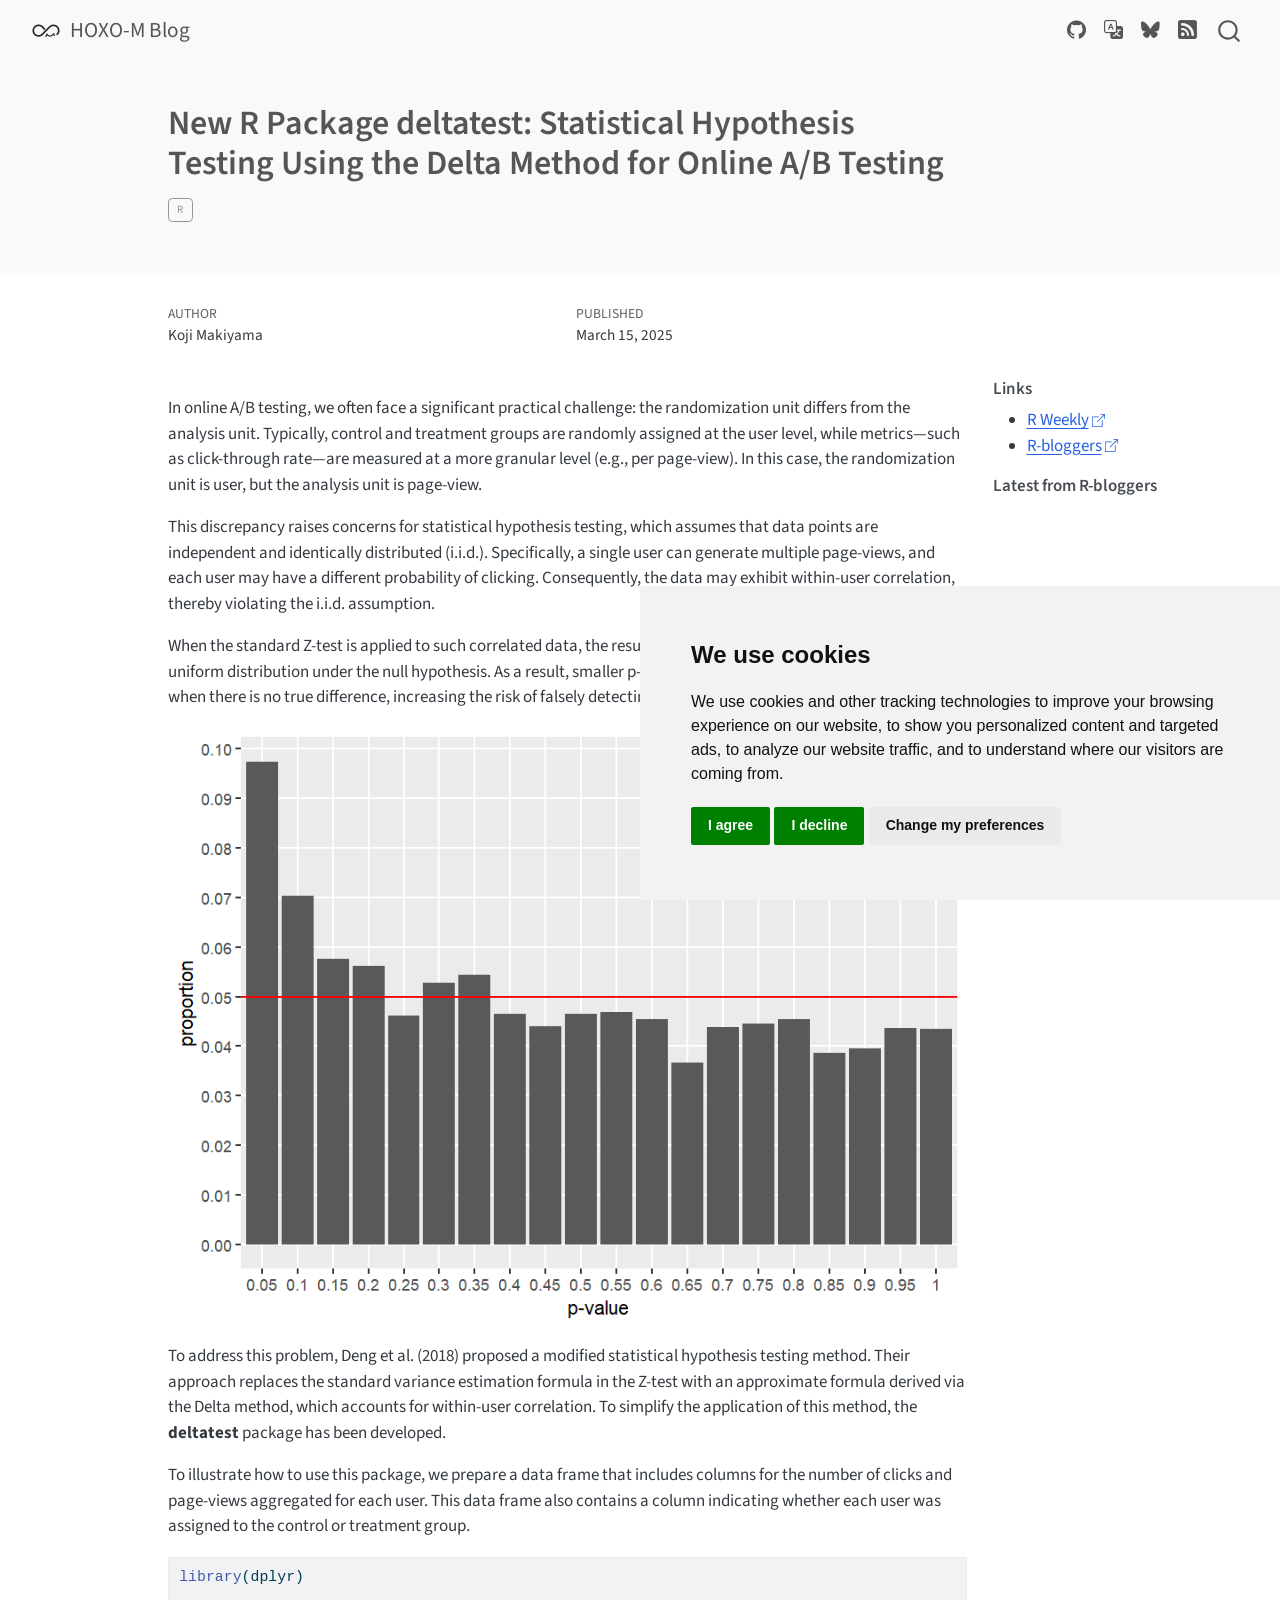
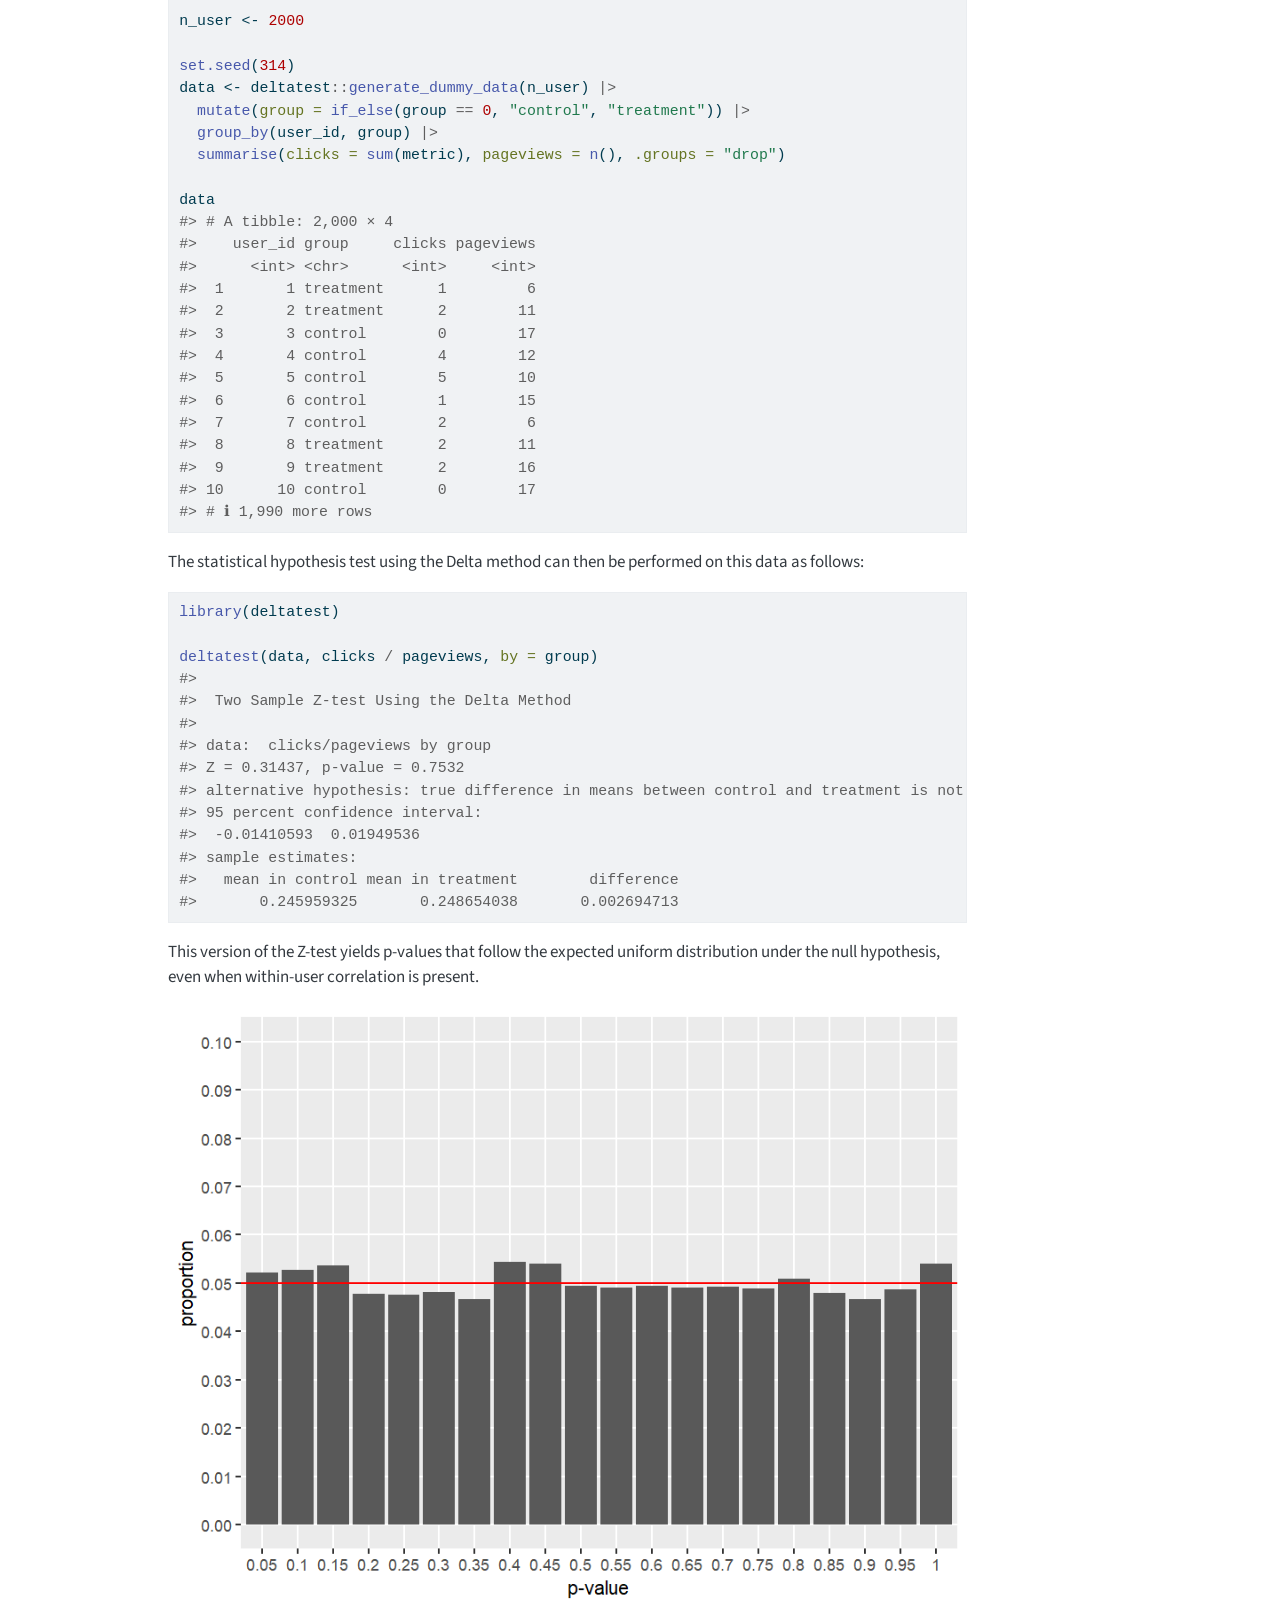
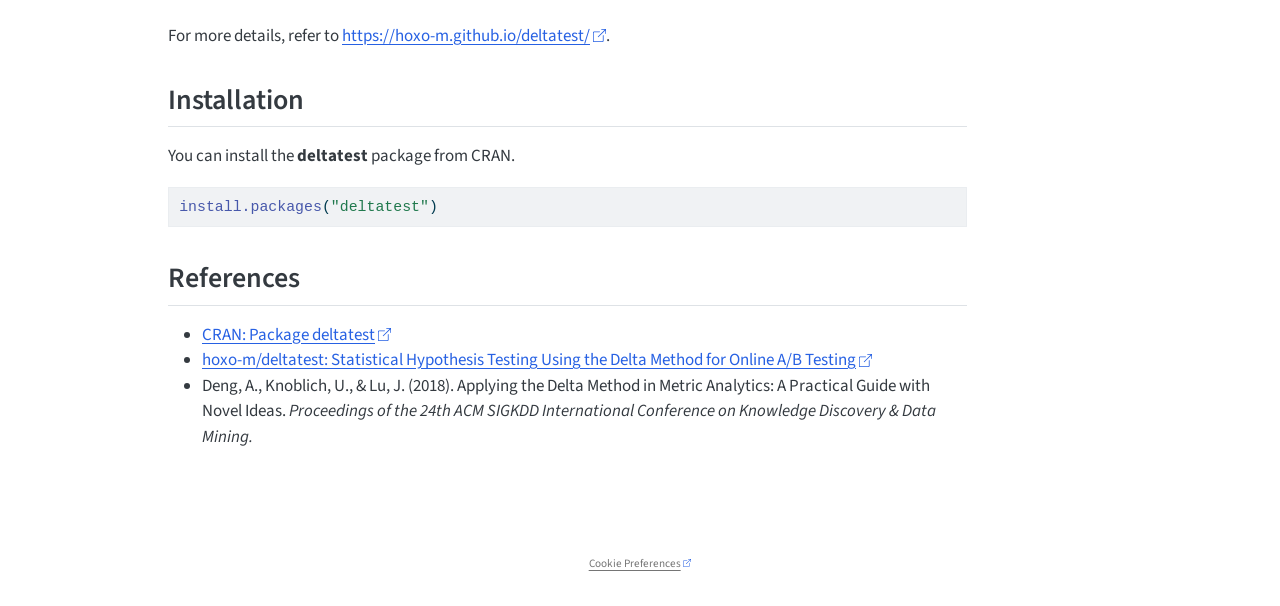
<file: posts/deltatest/index.html>
<!DOCTYPE html>
<html xmlns="http://www.w3.org/1999/xhtml" lang="en" xml:lang="en"><head>

<meta charset="utf-8">
<meta name="generator" content="quarto-1.9.38">

<meta name="viewport" content="width=device-width, initial-scale=1.0, user-scalable=yes">

<meta name="author" content="Koji Makiyama">
<meta name="dcterms.date" content="2025-03-15">

<title>New R Package deltatest: Statistical Hypothesis Testing Using the Delta Method for Online A/B Testing – HOXO-M Blog</title>
<style>
/* Default styles provided by pandoc.
** See https://pandoc.org/MANUAL.html#variables-for-html for config info.
*/
code{white-space: pre-wrap;}
span.smallcaps{font-variant: small-caps;}
div.columns{display: flex; gap: min(4vw, 1.5em);}
div.column{flex: auto; overflow-x: auto;}
div.hanging-indent{margin-left: 1.5em; text-indent: -1.5em;}
ul.task-list{list-style: none;}
ul.task-list li input[type="checkbox"] {
  width: 0.8em;
  margin: 0 0.8em 0.2em -1em; /* quarto-specific, see https://github.com/quarto-dev/quarto-cli/issues/4556 */ 
  vertical-align: middle;
}
/* CSS for syntax highlighting */
html { -webkit-text-size-adjust: 100%; }
pre > code.sourceCode { white-space: pre; position: relative; }
pre > code.sourceCode > span { display: inline-block; line-height: 1.25; }
pre > code.sourceCode > span:empty { height: 1.2em; }
.sourceCode { overflow: visible; }
code.sourceCode > span { color: inherit; text-decoration: inherit; }
div.sourceCode { margin: 1em 0; }
pre.sourceCode { margin: 0; }
@media screen {
div.sourceCode { overflow: auto; }
}
@media print {
pre > code.sourceCode { white-space: pre-wrap; }
pre > code.sourceCode > span { text-indent: -5em; padding-left: 5em; }
}
pre.numberSource code
  { counter-reset: source-line 0; }
pre.numberSource code > span
  { position: relative; left: -4em; counter-increment: source-line; }
pre.numberSource code > span > a:first-child::before
  { content: counter(source-line);
    position: relative; left: -1em; text-align: right; vertical-align: baseline;
    border: none; display: inline-block;
    -webkit-touch-callout: none; -webkit-user-select: none;
    -khtml-user-select: none; -moz-user-select: none;
    -ms-user-select: none; user-select: none;
    padding: 0 4px; width: 4em;
  }
pre.numberSource { margin-left: 3em;  padding-left: 4px; }
div.sourceCode
  {   }
@media screen {
pre > code.sourceCode > span > a:first-child::before { text-decoration: underline; }
}
</style>


<script src="../../site_libs/quarto-nav/quarto-nav.js"></script>
<script src="../../site_libs/quarto-nav/headroom.min.js"></script>
<script src="../../site_libs/clipboard/clipboard.min.js"></script>
<script src="../../site_libs/quarto-search/autocomplete.umd.js"></script>
<script src="../../site_libs/quarto-search/fuse.min.js"></script>
<script src="../../site_libs/quarto-search/quarto-search.js"></script>
<meta name="quarto:offset" content="../../">
<link href="../../favicon.png" rel="icon" type="image/png">
<script src="../../site_libs/cookie-consent/cookie-consent.js"></script>
<link href="../../site_libs/cookie-consent/cookie-consent.css" rel="stylesheet">
<script src="../../site_libs/quarto-html/quarto.js" type="module"></script>
<script src="../../site_libs/quarto-html/tabsets/tabsets.js" type="module"></script>
<script src="../../site_libs/quarto-html/popper.min.js"></script>
<script src="../../site_libs/quarto-html/tippy.umd.min.js"></script>
<script src="../../site_libs/quarto-html/anchor.min.js"></script>
<link href="../../site_libs/quarto-html/tippy.css" rel="stylesheet">
<link href="../../site_libs/quarto-html/quarto-syntax-highlighting-15634bcf2e68342d4ad2dfa704d543f6.css" rel="stylesheet" id="quarto-text-highlighting-styles">
<script src="../../site_libs/bootstrap/bootstrap.min.js"></script>
<link href="../../site_libs/bootstrap/bootstrap-icons.css" rel="stylesheet">
<link href="../../site_libs/bootstrap/bootstrap-bba5ebae505b5c03f3f0d8040a416a6b.min.css" rel="stylesheet" append-hash="true" id="quarto-bootstrap" data-mode="light">
<script id="quarto-search-options" type="application/json">{
  "location": "navbar",
  "copy-button": false,
  "collapse-after": 3,
  "panel-placement": "end",
  "type": "overlay",
  "limit": 50,
  "keyboard-shortcut": [
    "f",
    "/",
    "s"
  ],
  "show-item-context": false,
  "language": {
    "search-no-results-text": "No results",
    "search-matching-documents-text": "matching documents",
    "search-copy-link-title": "Copy link to search",
    "search-hide-matches-text": "Hide additional matches",
    "search-more-match-text": "more match in this document",
    "search-more-matches-text": "more matches in this document",
    "search-clear-button-title": "Clear",
    "search-text-placeholder": "",
    "search-detached-cancel-button-title": "Cancel",
    "search-submit-button-title": "Submit",
    "search-label": "Search"
  }
}</script>
<script async="" src="https://www.googletagmanager.com/gtag/js?id=G-RDZMKR8HFQ"></script>

<script type="text/plain" cookie-consent="tracking">

window.dataLayer = window.dataLayer || [];
function gtag(){dataLayer.push(arguments);}
gtag('js', new Date());
gtag('config', 'G-RDZMKR8HFQ', { 'anonymize_ip': true});
</script>

<script type="text/javascript" charset="UTF-8">
document.addEventListener('DOMContentLoaded', function () {
cookieconsent.run({
  "notice_banner_type":"simple",
  "consent_type":"express",
  "palette":"light",
  "language":"en",
  "page_load_consent_levels":["strictly-necessary"],
  "notice_banner_reject_button_hide":false,
  "preferences_center_close_button_hide":false,
  "website_name":""
  ,
"language":"en"
  });
});
</script> 
  


<link rel="stylesheet" href="../../styles.css">
<meta property="og:title" content="New R Package deltatest: Statistical Hypothesis Testing Using the Delta Method for Online A/B Testing – HOXO-M Blog">
<meta property="og:description" content="Insights into R and Data Analysis">
<meta property="og:image" content="https://hoxo-m.github.io/blog/posts/deltatest/20250305012135.png">
<meta property="og:site_name" content="HOXO-M Blog">
<meta property="og:image:height" content="675">
<meta property="og:image:width" content="900">
<meta name="twitter:title" content="New R Package deltatest: Statistical Hypothesis Testing Using the Delta Method for Online A/B Testing – HOXO-M Blog">
<meta name="twitter:description" content="Insights into R and Data Analysis">
<meta name="twitter:image" content="https://hoxo-m.github.io/blog/posts/deltatest/20250305012135.png">
<meta name="twitter:card" content="summary_large_image">
<meta name="twitter:image-height" content="675">
<meta name="twitter:image-width" content="900">
</head>

<body class="nav-fixed quarto-light">

<div id="quarto-search-results"></div>
  <header id="quarto-header" class="headroom fixed-top quarto-banner">
    <nav class="navbar navbar-expand-lg " data-bs-theme="dark">
      <div class="navbar-container container-fluid">
      <div class="navbar-brand-container mx-auto">
    <a href="../../index.html" class="navbar-brand navbar-brand-logo">
    <img src="../../favicon.png" alt="" class="navbar-logo light-content">
    <img src="../../favicon.png" alt="" class="navbar-logo dark-content">
    </a>
    <a class="navbar-brand" href="../../index.html">
    <span class="navbar-title">HOXO-M Blog</span>
    </a>
  </div>
            <div id="quarto-search" class="" title="Search"></div>
          <button class="navbar-toggler" type="button" data-bs-toggle="collapse" data-bs-target="#navbarCollapse" aria-controls="navbarCollapse" role="menu" aria-expanded="false" aria-label="Toggle navigation" onclick="if (window.quartoToggleHeadroom) { window.quartoToggleHeadroom(); }">
  <span class="navbar-toggler-icon"></span>
</button>
          <div class="collapse navbar-collapse" id="navbarCollapse">
            <ul class="navbar-nav navbar-nav-scroll ms-auto">
  <li class="nav-item compact">
    <a class="nav-link" href="https://github.com/hoxo-m/" rel="noopener noreferrer" target="_blank"> <i class="bi bi-github" role="img" aria-label="GitHub">
</i> 
<span class="menu-text"></span></a>
  </li>  
  <li class="nav-item compact">
    <a class="nav-link" href="https://hoxo-m.hatenablog.com/" rel="noopener" target="_blank"> <i class="bi bi-translate" role="img" aria-label="Japanese Blog">
</i> 
<span class="menu-text"></span></a>
  </li>  
  <li class="nav-item compact">
    <a class="nav-link" href="https://bsky.app/profile/hoxo-m.bsky.social" rel="noopener noreferrer" target="_blank"> <i class="bi bi-bluesky" role="img" aria-label="Bluesky">
</i> 
<span class="menu-text"></span></a>
  </li>  
  <li class="nav-item compact">
    <a class="nav-link" href="../../index.xml"> <i class="bi bi-rss-fill" role="img" aria-label="RSS">
</i> 
<span class="menu-text"></span></a>
  </li>  
</ul>
          </div> <!-- /navcollapse -->
            <div class="quarto-navbar-tools">
</div>
      </div> <!-- /container-fluid -->
    </nav>
</header>
<!-- content -->
<header id="title-block-header" class="quarto-title-block default page-columns page-full">
  <div class="quarto-title-banner page-columns page-full">
    <div class="quarto-title column-body">
      <h1 class="title">New R Package deltatest: Statistical Hypothesis Testing Using the Delta Method for Online A/B Testing</h1>
                                <div class="quarto-categories">
                <div class="quarto-category">R</div>
              </div>
                  </div>
  </div>
    
  
  <div class="quarto-title-meta">

      <div>
      <div class="quarto-title-meta-heading">Author</div>
      <div class="quarto-title-meta-contents">
               <p>Koji Makiyama </p>
            </div>
    </div>
      
      <div>
      <div class="quarto-title-meta-heading">Published</div>
      <div class="quarto-title-meta-contents">
        <p class="date">March 15, 2025</p>
      </div>
    </div>
    
      
    </div>
    
  
  </header><div id="quarto-content" class="quarto-container page-columns page-rows-contents page-layout-article page-navbar">
<!-- sidebar -->
<!-- margin-sidebar -->
    <div id="quarto-margin-sidebar" class="sidebar margin-sidebar"><div class="quarto-margin-header"><div class="margin-header-item">
<!-- R-bloggers の最新記事 -->
<section id="links">
  <h5 class="quarto-listing-title">Links</h5>
  <ul id="links-items">
    <li><a href="https://rweekly.org/" target="_blank">R Weekly</a></li>
    <li><a href="https://www.r-bloggers.com/" target="_blank">R-bloggers</a></li>
  </ul>
</section>

<section id="rss-feed">
  <h5 class="quarto-listing-title">Latest from R-bloggers</h5>
  <ul id="rss-items"></ul>
</section>

<script>
  async function fetchRSS() {
    const response = await fetch("https://api.rss2json.com/v1/api.json?rss_url=https://www.r-bloggers.com/feed/");
    const data = await response.json();

    const items = data.items.slice(0, 5); // 最新5件を取得
    let html = "";
    items.forEach(item => {
      html += `<li><a href="${item.link}" target="_blank">${item.title}</a></li>`;
    });

    document.getElementById("rss-items").innerHTML = html;
  }

  fetchRSS();
</script>

</div></div>
        
    </div>
<!-- main -->
<main class="content quarto-banner-title-block" id="quarto-document-content">





<p>In online A/B testing, we often face a significant practical challenge: the randomization unit differs from the analysis unit. Typically, control and treatment groups are randomly assigned at the user level, while metrics—such as click-through rate—are measured at a more granular level (e.g., per page-view). In this case, the randomization unit is user, but the analysis unit is page-view.</p>
<p>This discrepancy raises concerns for statistical hypothesis testing, which assumes that data points are independent and identically distributed (i.i.d.). Specifically, a single user can generate multiple page-views, and each user may have a different probability of clicking. Consequently, the data may exhibit within-user correlation, thereby violating the i.i.d. assumption.</p>
<p>When the standard Z-test is applied to such correlated data, the resulting p-values do not follow the expected uniform distribution under the null hypothesis. As a result, smaller p-values tend to occur more frequently even when there is no true difference, increasing the risk of falsely detecting a significant difference.</p>
<p><img src="20250305012135.png" class="img-fluid"></p>
<p>To address this problem, Deng et al.&nbsp;(2018) proposed a modified statistical hypothesis testing method. Their approach replaces the standard variance estimation formula in the Z-test with an approximate formula derived via the Delta method, which accounts for within-user correlation. To simplify the application of this method, the <strong>deltatest</strong> package has been developed.</p>
<p>To illustrate how to use this package, we prepare a data frame that includes columns for the number of clicks and page-views aggregated for each user. This data frame also contains a column indicating whether each user was assigned to the control or treatment group.</p>
<div class="cell">
<div class="code-copy-outer-scaffold"><div class="sourceCode cell-code" id="cb1"><pre class="sourceCode r code-with-copy"><code class="sourceCode r"><span id="cb1-1"><a href="#cb1-1" aria-hidden="true" tabindex="-1"></a><span class="fu">library</span>(dplyr)</span>
<span id="cb1-2"><a href="#cb1-2" aria-hidden="true" tabindex="-1"></a></span>
<span id="cb1-3"><a href="#cb1-3" aria-hidden="true" tabindex="-1"></a>n_user <span class="ot">&lt;-</span> <span class="dv">2000</span></span>
<span id="cb1-4"><a href="#cb1-4" aria-hidden="true" tabindex="-1"></a></span>
<span id="cb1-5"><a href="#cb1-5" aria-hidden="true" tabindex="-1"></a><span class="fu">set.seed</span>(<span class="dv">314</span>)</span>
<span id="cb1-6"><a href="#cb1-6" aria-hidden="true" tabindex="-1"></a>data <span class="ot">&lt;-</span> deltatest<span class="sc">::</span><span class="fu">generate_dummy_data</span>(n_user) <span class="sc">|&gt;</span> </span>
<span id="cb1-7"><a href="#cb1-7" aria-hidden="true" tabindex="-1"></a>  <span class="fu">mutate</span>(<span class="at">group =</span> <span class="fu">if_else</span>(group <span class="sc">==</span> <span class="dv">0</span>, <span class="st">"control"</span>, <span class="st">"treatment"</span>)) <span class="sc">|&gt;</span></span>
<span id="cb1-8"><a href="#cb1-8" aria-hidden="true" tabindex="-1"></a>  <span class="fu">group_by</span>(user_id, group) <span class="sc">|&gt;</span> </span>
<span id="cb1-9"><a href="#cb1-9" aria-hidden="true" tabindex="-1"></a>  <span class="fu">summarise</span>(<span class="at">clicks =</span> <span class="fu">sum</span>(metric), <span class="at">pageviews =</span> <span class="fu">n</span>(), <span class="at">.groups =</span> <span class="st">"drop"</span>)</span>
<span id="cb1-10"><a href="#cb1-10" aria-hidden="true" tabindex="-1"></a></span>
<span id="cb1-11"><a href="#cb1-11" aria-hidden="true" tabindex="-1"></a>data</span>
<span id="cb1-12"><a href="#cb1-12" aria-hidden="true" tabindex="-1"></a><span class="co">#&gt; # A tibble: 2,000 × 4</span></span>
<span id="cb1-13"><a href="#cb1-13" aria-hidden="true" tabindex="-1"></a><span class="co">#&gt;    user_id group     clicks pageviews</span></span>
<span id="cb1-14"><a href="#cb1-14" aria-hidden="true" tabindex="-1"></a><span class="co">#&gt;      &lt;int&gt; &lt;chr&gt;      &lt;int&gt;     &lt;int&gt;</span></span>
<span id="cb1-15"><a href="#cb1-15" aria-hidden="true" tabindex="-1"></a><span class="co">#&gt;  1       1 treatment      1         6</span></span>
<span id="cb1-16"><a href="#cb1-16" aria-hidden="true" tabindex="-1"></a><span class="co">#&gt;  2       2 treatment      2        11</span></span>
<span id="cb1-17"><a href="#cb1-17" aria-hidden="true" tabindex="-1"></a><span class="co">#&gt;  3       3 control        0        17</span></span>
<span id="cb1-18"><a href="#cb1-18" aria-hidden="true" tabindex="-1"></a><span class="co">#&gt;  4       4 control        4        12</span></span>
<span id="cb1-19"><a href="#cb1-19" aria-hidden="true" tabindex="-1"></a><span class="co">#&gt;  5       5 control        5        10</span></span>
<span id="cb1-20"><a href="#cb1-20" aria-hidden="true" tabindex="-1"></a><span class="co">#&gt;  6       6 control        1        15</span></span>
<span id="cb1-21"><a href="#cb1-21" aria-hidden="true" tabindex="-1"></a><span class="co">#&gt;  7       7 control        2         6</span></span>
<span id="cb1-22"><a href="#cb1-22" aria-hidden="true" tabindex="-1"></a><span class="co">#&gt;  8       8 treatment      2        11</span></span>
<span id="cb1-23"><a href="#cb1-23" aria-hidden="true" tabindex="-1"></a><span class="co">#&gt;  9       9 treatment      2        16</span></span>
<span id="cb1-24"><a href="#cb1-24" aria-hidden="true" tabindex="-1"></a><span class="co">#&gt; 10      10 control        0        17</span></span>
<span id="cb1-25"><a href="#cb1-25" aria-hidden="true" tabindex="-1"></a><span class="co">#&gt; # ℹ 1,990 more rows</span></span></code></pre></div><button title="Copy to Clipboard" class="code-copy-button"><i class="bi"></i></button></div>
</div>
<p>The statistical hypothesis test using the Delta method can then be performed on this data as follows:</p>
<div class="cell">
<div class="code-copy-outer-scaffold"><div class="sourceCode cell-code" id="cb2"><pre class="sourceCode r code-with-copy"><code class="sourceCode r"><span id="cb2-1"><a href="#cb2-1" aria-hidden="true" tabindex="-1"></a><span class="fu">library</span>(deltatest)</span>
<span id="cb2-2"><a href="#cb2-2" aria-hidden="true" tabindex="-1"></a></span>
<span id="cb2-3"><a href="#cb2-3" aria-hidden="true" tabindex="-1"></a><span class="fu">deltatest</span>(data, clicks <span class="sc">/</span> pageviews, <span class="at">by =</span> group)</span>
<span id="cb2-4"><a href="#cb2-4" aria-hidden="true" tabindex="-1"></a><span class="co">#&gt; </span></span>
<span id="cb2-5"><a href="#cb2-5" aria-hidden="true" tabindex="-1"></a><span class="co">#&gt;  Two Sample Z-test Using the Delta Method</span></span>
<span id="cb2-6"><a href="#cb2-6" aria-hidden="true" tabindex="-1"></a><span class="co">#&gt; </span></span>
<span id="cb2-7"><a href="#cb2-7" aria-hidden="true" tabindex="-1"></a><span class="co">#&gt; data:  clicks/pageviews by group</span></span>
<span id="cb2-8"><a href="#cb2-8" aria-hidden="true" tabindex="-1"></a><span class="co">#&gt; Z = 0.31437, p-value = 0.7532</span></span>
<span id="cb2-9"><a href="#cb2-9" aria-hidden="true" tabindex="-1"></a><span class="co">#&gt; alternative hypothesis: true difference in means between control and treatment is not equal to 0</span></span>
<span id="cb2-10"><a href="#cb2-10" aria-hidden="true" tabindex="-1"></a><span class="co">#&gt; 95 percent confidence interval:</span></span>
<span id="cb2-11"><a href="#cb2-11" aria-hidden="true" tabindex="-1"></a><span class="co">#&gt;  -0.01410593  0.01949536</span></span>
<span id="cb2-12"><a href="#cb2-12" aria-hidden="true" tabindex="-1"></a><span class="co">#&gt; sample estimates:</span></span>
<span id="cb2-13"><a href="#cb2-13" aria-hidden="true" tabindex="-1"></a><span class="co">#&gt;   mean in control mean in treatment        difference </span></span>
<span id="cb2-14"><a href="#cb2-14" aria-hidden="true" tabindex="-1"></a><span class="co">#&gt;       0.245959325       0.248654038       0.002694713</span></span></code></pre></div><button title="Copy to Clipboard" class="code-copy-button"><i class="bi"></i></button></div>
</div>
<p>This version of the Z-test yields p-values that follow the expected uniform distribution under the null hypothesis, even when within-user correlation is present.</p>
<p><img src="20250305015654.png" class="img-fluid"></p>
<p>For more details, refer to <a href="https://hoxo-m.github.io/deltatest/">https://hoxo-m.github.io/deltatest/</a>.</p>
<section id="installation" class="level2">
<h2 class="anchored" data-anchor-id="installation">Installation</h2>
<p>You can install the <strong>deltatest</strong> package from CRAN.</p>
<div class="code-copy-outer-scaffold"><div class="sourceCode" id="cb3"><pre class="sourceCode r code-with-copy"><code class="sourceCode r"><span id="cb3-1"><a href="#cb3-1" aria-hidden="true" tabindex="-1"></a><span class="fu">install.packages</span>(<span class="st">"deltatest"</span>)</span></code></pre></div><button title="Copy to Clipboard" class="code-copy-button"><i class="bi"></i></button></div>
</section>
<section id="references" class="level2">
<h2 class="anchored" data-anchor-id="references">References</h2>
<ul>
<li><a href="https://cran.r-project.org/package=deltatest">CRAN: Package deltatest</a></li>
<li><a href="https://github.com/hoxo-m/deltatest">hoxo-m/deltatest: Statistical Hypothesis Testing Using the Delta Method for Online A/B Testing</a></li>
<li>Deng, A., Knoblich, U., &amp; Lu, J. (2018). Applying the Delta Method in Metric Analytics: A Practical Guide with Novel Ideas. <em>Proceedings of the 24th ACM SIGKDD International Conference on Knowledge Discovery &amp; Data Mining.</em></li>
</ul>


</section>

</main> <!-- /main -->
<script id="quarto-html-after-body" type="application/javascript">
  window.document.addEventListener("DOMContentLoaded", function (event) {
    const icon = "";
    const anchorJS = new window.AnchorJS();
    anchorJS.options = {
      placement: 'right',
      icon: icon
    };
    anchorJS.add('.anchored');
    const isCodeAnnotation = (el) => {
      for (const clz of el.classList) {
        if (clz.startsWith('code-annotation-')) {                     
          return true;
        }
      }
      return false;
    }
    const onCopySuccess = function(e) {
      // button target
      const button = e.trigger;
      // don't keep focus
      button.blur();
      // flash "checked"
      button.classList.add('code-copy-button-checked');
      var currentTitle = button.getAttribute("title");
      button.setAttribute("title", "Copied!");
      let tooltip;
      if (window.bootstrap) {
        button.setAttribute("data-bs-toggle", "tooltip");
        button.setAttribute("data-bs-placement", "left");
        button.setAttribute("data-bs-title", "Copied!");
        tooltip = new bootstrap.Tooltip(button, 
          { trigger: "manual", 
            customClass: "code-copy-button-tooltip",
            offset: [0, -8]});
        tooltip.show();    
      }
      setTimeout(function() {
        if (tooltip) {
          tooltip.hide();
          button.removeAttribute("data-bs-title");
          button.removeAttribute("data-bs-toggle");
          button.removeAttribute("data-bs-placement");
        }
        button.setAttribute("title", currentTitle);
        button.classList.remove('code-copy-button-checked');
      }, 1000);
      // clear code selection
      e.clearSelection();
    }
    const getTextToCopy = function(trigger) {
      const outerScaffold = trigger.parentElement.cloneNode(true);
      const codeEl = outerScaffold.querySelector('code');
      for (const childEl of codeEl.children) {
        if (isCodeAnnotation(childEl)) {
          childEl.remove();
        }
      }
      return codeEl.innerText;
    }
    const clipboard = new window.ClipboardJS('.code-copy-button:not([data-in-quarto-modal])', {
      text: getTextToCopy
    });
    clipboard.on('success', onCopySuccess);
    if (window.document.getElementById('quarto-embedded-source-code-modal')) {
      const clipboardModal = new window.ClipboardJS('.code-copy-button[data-in-quarto-modal]', {
        text: getTextToCopy,
        container: window.document.getElementById('quarto-embedded-source-code-modal')
      });
      clipboardModal.on('success', onCopySuccess);
    }
      var localhostRegex = new RegExp(/^(?:http|https):\/\/localhost\:?[0-9]*\//);
      var mailtoRegex = new RegExp(/^mailto:/);
        var filterRegex = new RegExp("https:\/\/hoxo-m\.github\.io\/blog\/");
      var isInternal = (href) => {
          return filterRegex.test(href) || localhostRegex.test(href) || mailtoRegex.test(href);
      }
      // Inspect non-navigation links and adorn them if external
     var links = window.document.querySelectorAll('a[href]:not(.nav-link):not(.navbar-brand):not(.toc-action):not(.sidebar-link):not(.sidebar-item-toggle):not(.pagination-link):not(.no-external):not([aria-hidden]):not(.dropdown-item):not(.quarto-navigation-tool):not(.about-link)');
      for (var i=0; i<links.length; i++) {
        const link = links[i];
        if (!isInternal(link.href)) {
          // undo the damage that might have been done by quarto-nav.js in the case of
          // links that we want to consider external
          if (link.dataset.originalHref !== undefined) {
            link.href = link.dataset.originalHref;
          }
            // target, if specified
            link.setAttribute("target", "_blank");
            if (link.getAttribute("rel") === null) {
              link.setAttribute("rel", "noopener");
            }
            // default icon
            link.classList.add("external");
        }
      }
    function tippyHover(el, contentFn, onTriggerFn, onUntriggerFn) {
      const config = {
        allowHTML: true,
        maxWidth: 500,
        delay: 100,
        arrow: false,
        appendTo: function(el) {
            return el.parentElement;
        },
        interactive: true,
        interactiveBorder: 10,
        theme: 'quarto',
        placement: 'bottom-start',
      };
      if (contentFn) {
        config.content = contentFn;
      }
      if (onTriggerFn) {
        config.onTrigger = onTriggerFn;
      }
      if (onUntriggerFn) {
        config.onUntrigger = onUntriggerFn;
      }
      window.tippy(el, config); 
    }
    const noterefs = window.document.querySelectorAll('a[role="doc-noteref"]');
    for (var i=0; i<noterefs.length; i++) {
      const ref = noterefs[i];
      tippyHover(ref, function() {
        // use id or data attribute instead here
        let href = ref.getAttribute('data-footnote-href') || ref.getAttribute('href');
        try { href = new URL(href).hash; } catch {}
        const id = href.replace(/^#\/?/, "");
        const note = window.document.getElementById(id);
        if (note) {
          return note.innerHTML;
        } else {
          return "";
        }
      });
    }
    const xrefs = window.document.querySelectorAll('a.quarto-xref');
    const processXRef = (id, note) => {
      // Strip column container classes
      const stripColumnClz = (el) => {
        el.classList.remove("page-full", "page-columns");
        if (el.children) {
          for (const child of el.children) {
            stripColumnClz(child);
          }
        }
      }
      stripColumnClz(note)
      if (id === null || id.startsWith('sec-')) {
        // Special case sections, only their first couple elements
        const container = document.createElement("div");
        if (note.children && note.children.length > 2) {
          container.appendChild(note.children[0].cloneNode(true));
          for (let i = 1; i < note.children.length; i++) {
            const child = note.children[i];
            if (child.tagName === "P" && child.innerText === "") {
              continue;
            } else {
              container.appendChild(child.cloneNode(true));
              break;
            }
          }
          if (window.Quarto?.typesetMath) {
            window.Quarto.typesetMath(container);
          }
          return container.innerHTML
        } else {
          if (window.Quarto?.typesetMath) {
            window.Quarto.typesetMath(note);
          }
          return note.innerHTML;
        }
      } else {
        // Remove any anchor links if they are present
        const anchorLink = note.querySelector('a.anchorjs-link');
        if (anchorLink) {
          anchorLink.remove();
        }
        if (window.Quarto?.typesetMath) {
          window.Quarto.typesetMath(note);
        }
        if (note.classList.contains("callout")) {
          return note.outerHTML;
        } else {
          return note.innerHTML;
        }
      }
    }
    for (var i=0; i<xrefs.length; i++) {
      const xref = xrefs[i];
      tippyHover(xref, undefined, function(instance) {
        instance.disable();
        let url = xref.getAttribute('href');
        let hash = undefined; 
        if (url.startsWith('#')) {
          hash = url;
        } else {
          try { hash = new URL(url).hash; } catch {}
        }
        if (hash) {
          const id = hash.replace(/^#\/?/, "");
          const note = window.document.getElementById(id);
          if (note !== null) {
            try {
              const html = processXRef(id, note.cloneNode(true));
              instance.setContent(html);
            } finally {
              instance.enable();
              instance.show();
            }
          } else {
            // See if we can fetch this
            fetch(url.split('#')[0])
            .then(res => res.text())
            .then(html => {
              const parser = new DOMParser();
              const htmlDoc = parser.parseFromString(html, "text/html");
              const note = htmlDoc.getElementById(id);
              if (note !== null) {
                const html = processXRef(id, note);
                instance.setContent(html);
              } 
            }).finally(() => {
              instance.enable();
              instance.show();
            });
          }
        } else {
          // See if we can fetch a full url (with no hash to target)
          // This is a special case and we should probably do some content thinning / targeting
          fetch(url)
          .then(res => res.text())
          .then(html => {
            const parser = new DOMParser();
            const htmlDoc = parser.parseFromString(html, "text/html");
            const note = htmlDoc.querySelector('main.content');
            if (note !== null) {
              // This should only happen for chapter cross references
              // (since there is no id in the URL)
              // remove the first header
              if (note.children.length > 0 && note.children[0].tagName === "HEADER") {
                note.children[0].remove();
              }
              const html = processXRef(null, note);
              instance.setContent(html);
            } 
          }).finally(() => {
            instance.enable();
            instance.show();
          });
        }
      }, function(instance) {
      });
    }
        let selectedAnnoteEl;
        const selectorForAnnotation = ( cell, annotation) => {
          let cellAttr = 'data-code-cell="' + cell + '"';
          let lineAttr = 'data-code-annotation="' +  annotation + '"';
          const selector = 'span[' + cellAttr + '][' + lineAttr + ']';
          return selector;
        }
        const selectCodeLines = (annoteEl) => {
          const doc = window.document;
          const targetCell = annoteEl.getAttribute("data-target-cell");
          const targetAnnotation = annoteEl.getAttribute("data-target-annotation");
          const annoteSpan = window.document.querySelector(selectorForAnnotation(targetCell, targetAnnotation));
          const lines = annoteSpan.getAttribute("data-code-lines").split(",");
          const lineIds = lines.map((line) => {
            return targetCell + "-" + line;
          })
          let top = null;
          let height = null;
          let parent = null;
          if (lineIds.length > 0) {
              //compute the position of the single el (top and bottom and make a div)
              const el = window.document.getElementById(lineIds[0]);
              top = el.offsetTop;
              height = el.offsetHeight;
              parent = el.parentElement.parentElement;
            if (lineIds.length > 1) {
              const lastEl = window.document.getElementById(lineIds[lineIds.length - 1]);
              const bottom = lastEl.offsetTop + lastEl.offsetHeight;
              height = bottom - top;
            }
            if (top !== null && height !== null && parent !== null) {
              // cook up a div (if necessary) and position it 
              let div = window.document.getElementById("code-annotation-line-highlight");
              if (div === null) {
                div = window.document.createElement("div");
                div.setAttribute("id", "code-annotation-line-highlight");
                div.style.position = 'absolute';
                parent.appendChild(div);
              }
              div.style.top = top - 2 + "px";
              div.style.height = height + 4 + "px";
              div.style.left = 0;
              let gutterDiv = window.document.getElementById("code-annotation-line-highlight-gutter");
              if (gutterDiv === null) {
                gutterDiv = window.document.createElement("div");
                gutterDiv.setAttribute("id", "code-annotation-line-highlight-gutter");
                gutterDiv.style.position = 'absolute';
                const codeCell = window.document.getElementById(targetCell);
                const gutter = codeCell.querySelector('.code-annotation-gutter');
                gutter.appendChild(gutterDiv);
              }
              gutterDiv.style.top = top - 2 + "px";
              gutterDiv.style.height = height + 4 + "px";
            }
            selectedAnnoteEl = annoteEl;
          }
        };
        const unselectCodeLines = () => {
          const elementsIds = ["code-annotation-line-highlight", "code-annotation-line-highlight-gutter"];
          elementsIds.forEach((elId) => {
            const div = window.document.getElementById(elId);
            if (div) {
              div.remove();
            }
          });
          selectedAnnoteEl = undefined;
        };
          // Handle positioning of the toggle
      window.addEventListener(
        "resize",
        throttle(() => {
          elRect = undefined;
          if (selectedAnnoteEl) {
            selectCodeLines(selectedAnnoteEl);
          }
        }, 10)
      );
      function throttle(fn, ms) {
      let throttle = false;
      let timer;
        return (...args) => {
          if(!throttle) { // first call gets through
              fn.apply(this, args);
              throttle = true;
          } else { // all the others get throttled
              if(timer) clearTimeout(timer); // cancel #2
              timer = setTimeout(() => {
                fn.apply(this, args);
                timer = throttle = false;
              }, ms);
          }
        };
      }
        // Attach click handler to the DT
        const annoteDls = window.document.querySelectorAll('dt[data-target-cell]');
        for (const annoteDlNode of annoteDls) {
          annoteDlNode.addEventListener('click', (event) => {
            const clickedEl = event.target;
            if (clickedEl !== selectedAnnoteEl) {
              unselectCodeLines();
              const activeEl = window.document.querySelector('dt[data-target-cell].code-annotation-active');
              if (activeEl) {
                activeEl.classList.remove('code-annotation-active');
              }
              selectCodeLines(clickedEl);
              clickedEl.classList.add('code-annotation-active');
            } else {
              // Unselect the line
              unselectCodeLines();
              clickedEl.classList.remove('code-annotation-active');
            }
          });
        }
    const findCites = (el) => {
      const parentEl = el.parentElement;
      if (parentEl) {
        const cites = parentEl.dataset.cites;
        if (cites) {
          return {
            el,
            cites: cites.split(' ')
          };
        } else {
          return findCites(el.parentElement)
        }
      } else {
        return undefined;
      }
    };
    var bibliorefs = window.document.querySelectorAll('a[role="doc-biblioref"]');
    for (var i=0; i<bibliorefs.length; i++) {
      const ref = bibliorefs[i];
      const citeInfo = findCites(ref);
      if (citeInfo) {
        tippyHover(citeInfo.el, function() {
          var popup = window.document.createElement('div');
          citeInfo.cites.forEach(function(cite) {
            var citeDiv = window.document.createElement('div');
            citeDiv.classList.add('hanging-indent');
            citeDiv.classList.add('csl-entry');
            var biblioDiv = window.document.getElementById('ref-' + cite);
            if (biblioDiv) {
              citeDiv.innerHTML = biblioDiv.innerHTML;
            }
            popup.appendChild(citeDiv);
          });
          return popup.innerHTML;
        });
      }
    }
  });
  </script>
</div> <!-- /content -->
<footer class="footer">
  <div class="nav-footer">
    <div class="nav-footer-left">
      &nbsp;
    </div>   
    <div class="nav-footer-center">

<div class="cookie-consent-footer"><a href="#" id="open_preferences_center">Cookie Preferences</a></div></div>
    <div class="nav-footer-right">
      &nbsp;
    </div>
  </div>
</footer>




</body></html>
</file>
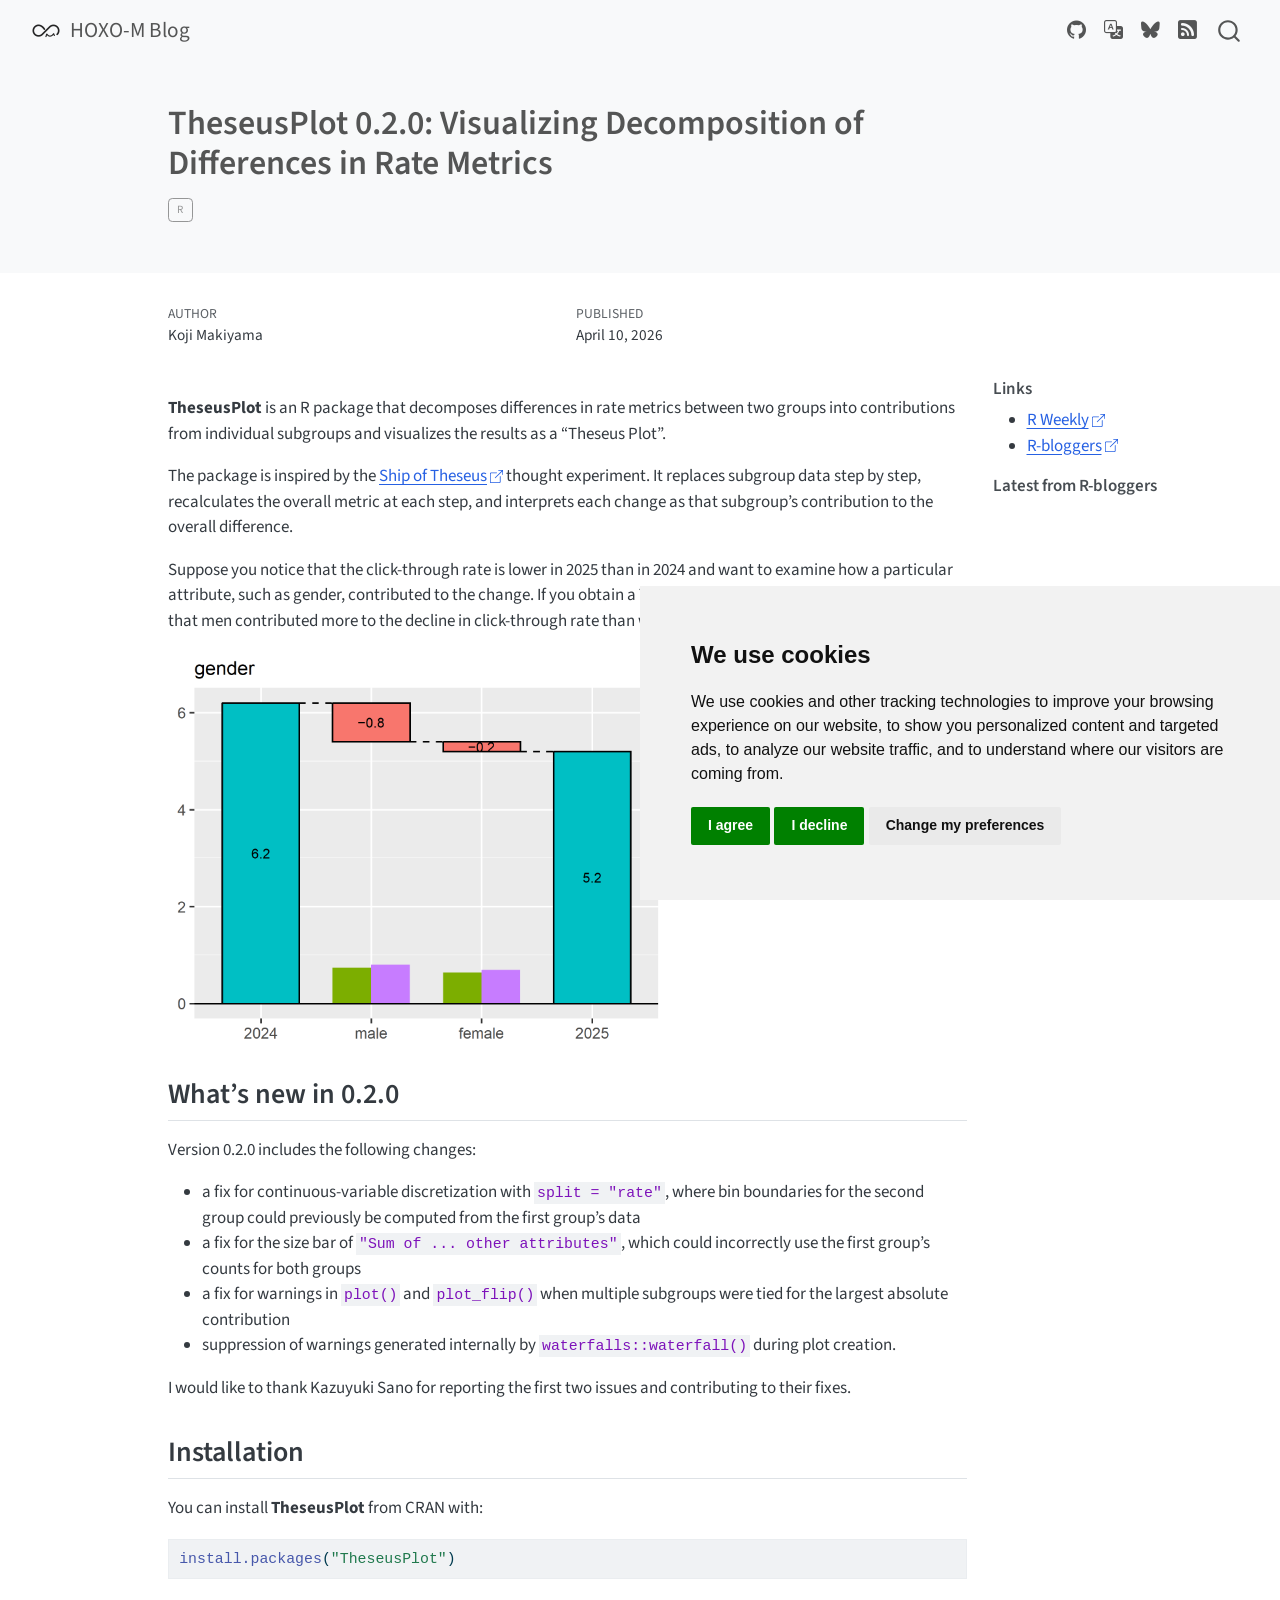
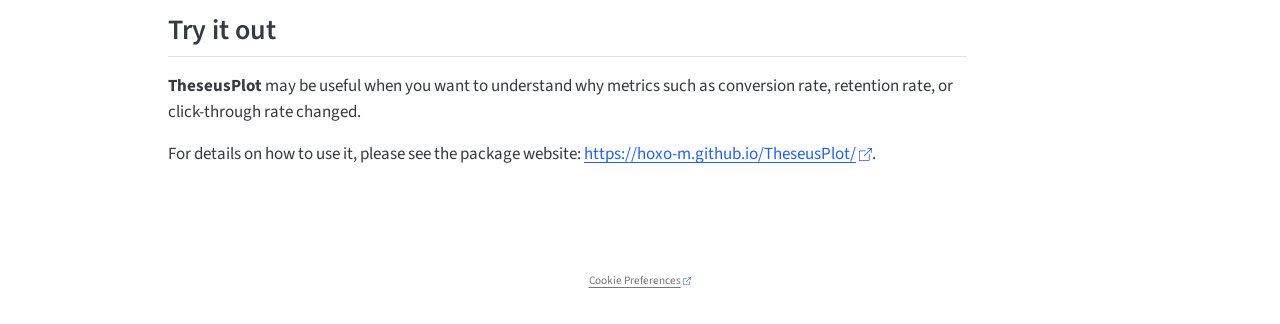
<file: posts/TheseusPlot-0-2-0/index.html>
<!DOCTYPE html>
<html xmlns="http://www.w3.org/1999/xhtml" lang="en" xml:lang="en"><head>

<meta charset="utf-8">
<meta name="generator" content="quarto-1.9.38">

<meta name="viewport" content="width=device-width, initial-scale=1.0, user-scalable=yes">

<meta name="author" content="Koji Makiyama">
<meta name="dcterms.date" content="2026-04-10">

<title>TheseusPlot 0.2.0: Visualizing Decomposition of Differences in Rate Metrics – HOXO-M Blog</title>
<style>
/* Default styles provided by pandoc.
** See https://pandoc.org/MANUAL.html#variables-for-html for config info.
*/
code{white-space: pre-wrap;}
span.smallcaps{font-variant: small-caps;}
div.columns{display: flex; gap: min(4vw, 1.5em);}
div.column{flex: auto; overflow-x: auto;}
div.hanging-indent{margin-left: 1.5em; text-indent: -1.5em;}
ul.task-list{list-style: none;}
ul.task-list li input[type="checkbox"] {
  width: 0.8em;
  margin: 0 0.8em 0.2em -1em; /* quarto-specific, see https://github.com/quarto-dev/quarto-cli/issues/4556 */ 
  vertical-align: middle;
}
/* CSS for syntax highlighting */
html { -webkit-text-size-adjust: 100%; }
pre > code.sourceCode { white-space: pre; position: relative; }
pre > code.sourceCode > span { display: inline-block; line-height: 1.25; }
pre > code.sourceCode > span:empty { height: 1.2em; }
.sourceCode { overflow: visible; }
code.sourceCode > span { color: inherit; text-decoration: inherit; }
div.sourceCode { margin: 1em 0; }
pre.sourceCode { margin: 0; }
@media screen {
div.sourceCode { overflow: auto; }
}
@media print {
pre > code.sourceCode { white-space: pre-wrap; }
pre > code.sourceCode > span { text-indent: -5em; padding-left: 5em; }
}
pre.numberSource code
  { counter-reset: source-line 0; }
pre.numberSource code > span
  { position: relative; left: -4em; counter-increment: source-line; }
pre.numberSource code > span > a:first-child::before
  { content: counter(source-line);
    position: relative; left: -1em; text-align: right; vertical-align: baseline;
    border: none; display: inline-block;
    -webkit-touch-callout: none; -webkit-user-select: none;
    -khtml-user-select: none; -moz-user-select: none;
    -ms-user-select: none; user-select: none;
    padding: 0 4px; width: 4em;
  }
pre.numberSource { margin-left: 3em;  padding-left: 4px; }
div.sourceCode
  {   }
@media screen {
pre > code.sourceCode > span > a:first-child::before { text-decoration: underline; }
}
</style>


<script src="../../site_libs/quarto-nav/quarto-nav.js"></script>
<script src="../../site_libs/quarto-nav/headroom.min.js"></script>
<script src="../../site_libs/clipboard/clipboard.min.js"></script>
<script src="../../site_libs/quarto-search/autocomplete.umd.js"></script>
<script src="../../site_libs/quarto-search/fuse.min.js"></script>
<script src="../../site_libs/quarto-search/quarto-search.js"></script>
<meta name="quarto:offset" content="../../">
<link href="../../favicon.png" rel="icon" type="image/png">
<script src="../../site_libs/cookie-consent/cookie-consent.js"></script>
<link href="../../site_libs/cookie-consent/cookie-consent.css" rel="stylesheet">
<script src="../../site_libs/quarto-html/quarto.js" type="module"></script>
<script src="../../site_libs/quarto-html/tabsets/tabsets.js" type="module"></script>
<script src="../../site_libs/quarto-html/popper.min.js"></script>
<script src="../../site_libs/quarto-html/tippy.umd.min.js"></script>
<script src="../../site_libs/quarto-html/anchor.min.js"></script>
<link href="../../site_libs/quarto-html/tippy.css" rel="stylesheet">
<link href="../../site_libs/quarto-html/quarto-syntax-highlighting-15634bcf2e68342d4ad2dfa704d543f6.css" rel="stylesheet" id="quarto-text-highlighting-styles">
<script src="../../site_libs/bootstrap/bootstrap.min.js"></script>
<link href="../../site_libs/bootstrap/bootstrap-icons.css" rel="stylesheet">
<link href="../../site_libs/bootstrap/bootstrap-bba5ebae505b5c03f3f0d8040a416a6b.min.css" rel="stylesheet" append-hash="true" id="quarto-bootstrap" data-mode="light">
<script id="quarto-search-options" type="application/json">{
  "location": "navbar",
  "copy-button": false,
  "collapse-after": 3,
  "panel-placement": "end",
  "type": "overlay",
  "limit": 50,
  "keyboard-shortcut": [
    "f",
    "/",
    "s"
  ],
  "show-item-context": false,
  "language": {
    "search-no-results-text": "No results",
    "search-matching-documents-text": "matching documents",
    "search-copy-link-title": "Copy link to search",
    "search-hide-matches-text": "Hide additional matches",
    "search-more-match-text": "more match in this document",
    "search-more-matches-text": "more matches in this document",
    "search-clear-button-title": "Clear",
    "search-text-placeholder": "",
    "search-detached-cancel-button-title": "Cancel",
    "search-submit-button-title": "Submit",
    "search-label": "Search"
  }
}</script>
<script async="" src="https://www.googletagmanager.com/gtag/js?id=G-RDZMKR8HFQ"></script>

<script type="text/plain" cookie-consent="tracking">

window.dataLayer = window.dataLayer || [];
function gtag(){dataLayer.push(arguments);}
gtag('js', new Date());
gtag('config', 'G-RDZMKR8HFQ', { 'anonymize_ip': true});
</script>

<script type="text/javascript" charset="UTF-8">
document.addEventListener('DOMContentLoaded', function () {
cookieconsent.run({
  "notice_banner_type":"simple",
  "consent_type":"express",
  "palette":"light",
  "language":"en",
  "page_load_consent_levels":["strictly-necessary"],
  "notice_banner_reject_button_hide":false,
  "preferences_center_close_button_hide":false,
  "website_name":""
  ,
"language":"en"
  });
});
</script> 
  


<link rel="stylesheet" href="../../styles.css">
<meta property="og:title" content="TheseusPlot 0.2.0: Visualizing Decomposition of Differences in Rate Metrics – HOXO-M Blog">
<meta property="og:description" content="Insights into R and Data Analysis">
<meta property="og:image" content="https://hoxo-m.github.io/blog/posts/TheseusPlot-0-2-0/man/figures/README-overview-1.png">
<meta property="og:site_name" content="HOXO-M Blog">
<meta property="og:image:height" content="1228">
<meta property="og:image:width" content="1536">
<meta name="twitter:title" content="TheseusPlot 0.2.0: Visualizing Decomposition of Differences in Rate Metrics – HOXO-M Blog">
<meta name="twitter:description" content="Insights into R and Data Analysis">
<meta name="twitter:image" content="https://hoxo-m.github.io/blog/posts/TheseusPlot-0-2-0/man/figures/README-overview-1.png">
<meta name="twitter:card" content="summary_large_image">
<meta name="twitter:image-height" content="1228">
<meta name="twitter:image-width" content="1536">
</head>

<body class="nav-fixed quarto-light">

<div id="quarto-search-results"></div>
  <header id="quarto-header" class="headroom fixed-top quarto-banner">
    <nav class="navbar navbar-expand-lg " data-bs-theme="dark">
      <div class="navbar-container container-fluid">
      <div class="navbar-brand-container mx-auto">
    <a href="../../index.html" class="navbar-brand navbar-brand-logo">
    <img src="../../favicon.png" alt="" class="navbar-logo light-content">
    <img src="../../favicon.png" alt="" class="navbar-logo dark-content">
    </a>
    <a class="navbar-brand" href="../../index.html">
    <span class="navbar-title">HOXO-M Blog</span>
    </a>
  </div>
            <div id="quarto-search" class="" title="Search"></div>
          <button class="navbar-toggler" type="button" data-bs-toggle="collapse" data-bs-target="#navbarCollapse" aria-controls="navbarCollapse" role="menu" aria-expanded="false" aria-label="Toggle navigation" onclick="if (window.quartoToggleHeadroom) { window.quartoToggleHeadroom(); }">
  <span class="navbar-toggler-icon"></span>
</button>
          <div class="collapse navbar-collapse" id="navbarCollapse">
            <ul class="navbar-nav navbar-nav-scroll ms-auto">
  <li class="nav-item compact">
    <a class="nav-link" href="https://github.com/hoxo-m/" rel="noopener noreferrer" target="_blank"> <i class="bi bi-github" role="img" aria-label="GitHub">
</i> 
<span class="menu-text"></span></a>
  </li>  
  <li class="nav-item compact">
    <a class="nav-link" href="https://hoxo-m.hatenablog.com/" rel="noopener" target="_blank"> <i class="bi bi-translate" role="img" aria-label="Japanese Blog">
</i> 
<span class="menu-text"></span></a>
  </li>  
  <li class="nav-item compact">
    <a class="nav-link" href="https://bsky.app/profile/hoxo-m.bsky.social" rel="noopener noreferrer" target="_blank"> <i class="bi bi-bluesky" role="img" aria-label="Bluesky">
</i> 
<span class="menu-text"></span></a>
  </li>  
  <li class="nav-item compact">
    <a class="nav-link" href="../../index.xml"> <i class="bi bi-rss-fill" role="img" aria-label="RSS">
</i> 
<span class="menu-text"></span></a>
  </li>  
</ul>
          </div> <!-- /navcollapse -->
            <div class="quarto-navbar-tools">
</div>
      </div> <!-- /container-fluid -->
    </nav>
</header>
<!-- content -->
<header id="title-block-header" class="quarto-title-block default page-columns page-full">
  <div class="quarto-title-banner page-columns page-full">
    <div class="quarto-title column-body">
      <h1 class="title">TheseusPlot 0.2.0: Visualizing Decomposition of Differences in Rate Metrics</h1>
                                <div class="quarto-categories">
                <div class="quarto-category">R</div>
              </div>
                  </div>
  </div>
    
  
  <div class="quarto-title-meta">

      <div>
      <div class="quarto-title-meta-heading">Author</div>
      <div class="quarto-title-meta-contents">
               <p>Koji Makiyama </p>
            </div>
    </div>
      
      <div>
      <div class="quarto-title-meta-heading">Published</div>
      <div class="quarto-title-meta-contents">
        <p class="date">April 10, 2026</p>
      </div>
    </div>
    
      
    </div>
    
  
  </header><div id="quarto-content" class="quarto-container page-columns page-rows-contents page-layout-article page-navbar">
<!-- sidebar -->
<!-- margin-sidebar -->
    <div id="quarto-margin-sidebar" class="sidebar margin-sidebar"><div class="quarto-margin-header"><div class="margin-header-item">
<!-- R-bloggers の最新記事 -->
<section id="links">
  <h5 class="quarto-listing-title">Links</h5>
  <ul id="links-items">
    <li><a href="https://rweekly.org/" target="_blank">R Weekly</a></li>
    <li><a href="https://www.r-bloggers.com/" target="_blank">R-bloggers</a></li>
  </ul>
</section>

<section id="rss-feed">
  <h5 class="quarto-listing-title">Latest from R-bloggers</h5>
  <ul id="rss-items"></ul>
</section>

<script>
  async function fetchRSS() {
    const response = await fetch("https://api.rss2json.com/v1/api.json?rss_url=https://www.r-bloggers.com/feed/");
    const data = await response.json();

    const items = data.items.slice(0, 5); // 最新5件を取得
    let html = "";
    items.forEach(item => {
      html += `<li><a href="${item.link}" target="_blank">${item.title}</a></li>`;
    });

    document.getElementById("rss-items").innerHTML = html;
  }

  fetchRSS();
</script>

</div></div>
        
    </div>
<!-- main -->
<main class="content quarto-banner-title-block" id="quarto-document-content">





<p><strong>TheseusPlot</strong> is an R package that decomposes differences in rate metrics between two groups into contributions from individual subgroups and visualizes the results as a “Theseus Plot”.</p>
<p>The package is inspired by the <a href="https://en.wikipedia.org/wiki/Ship_of_Theseus">Ship of Theseus</a> thought experiment. It replaces subgroup data step by step, recalculates the overall metric at each step, and interprets each change as that subgroup’s contribution to the overall difference.</p>
<p>Suppose you notice that the click-through rate is lower in 2025 than in 2024 and want to examine how a particular attribute, such as gender, contributed to the change. If you obtain a Theseus Plot like the one below, it suggests that men contributed more to the decline in click-through rate than women.</p>
<div class="cell">
<div class="cell-output-display">
<div>
<figure class="figure">
<p><img src="man/figures/README-overview-1.png" class="img-fluid figure-img" width="500"></p>
</figure>
</div>
</div>
</div>
<section id="whats-new-in-0.2.0" class="level2">
<h2 class="anchored" data-anchor-id="whats-new-in-0.2.0">What’s new in 0.2.0</h2>
<p>Version 0.2.0 includes the following changes:</p>
<ul>
<li>a fix for continuous-variable discretization with <code>split = "rate"</code>, where bin boundaries for the second group could previously be computed from the first group’s data</li>
<li>a fix for the size bar of <code>"Sum of ... other attributes"</code>, which could incorrectly use the first group’s counts for both groups</li>
<li>a fix for warnings in <code>plot()</code> and <code>plot_flip()</code> when multiple subgroups were tied for the largest absolute contribution</li>
<li>suppression of warnings generated internally by <code>waterfalls::waterfall()</code> during plot creation.</li>
</ul>
<p>I would like to thank Kazuyuki Sano for reporting the first two issues and contributing to their fixes.</p>
</section>
<section id="installation" class="level2">
<h2 class="anchored" data-anchor-id="installation">Installation</h2>
<p>You can install <strong>TheseusPlot</strong> from CRAN with:</p>
<div class="code-copy-outer-scaffold"><div class="sourceCode" id="cb1"><pre class="sourceCode r code-with-copy"><code class="sourceCode r"><span id="cb1-1"><a href="#cb1-1" aria-hidden="true" tabindex="-1"></a><span class="fu">install.packages</span>(<span class="st">"TheseusPlot"</span>)</span></code></pre></div><button title="Copy to Clipboard" class="code-copy-button"><i class="bi"></i></button></div>
</section>
<section id="try-it-out" class="level2">
<h2 class="anchored" data-anchor-id="try-it-out">Try it out</h2>
<p><strong>TheseusPlot</strong> may be useful when you want to understand why metrics such as conversion rate, retention rate, or click-through rate changed.</p>
<p>For details on how to use it, please see the package website: <a href="https://hoxo-m.github.io/TheseusPlot/">https://hoxo-m.github.io/TheseusPlot/</a>.</p>


</section>

</main> <!-- /main -->
<script id="quarto-html-after-body" type="application/javascript">
  window.document.addEventListener("DOMContentLoaded", function (event) {
    const icon = "";
    const anchorJS = new window.AnchorJS();
    anchorJS.options = {
      placement: 'right',
      icon: icon
    };
    anchorJS.add('.anchored');
    const isCodeAnnotation = (el) => {
      for (const clz of el.classList) {
        if (clz.startsWith('code-annotation-')) {                     
          return true;
        }
      }
      return false;
    }
    const onCopySuccess = function(e) {
      // button target
      const button = e.trigger;
      // don't keep focus
      button.blur();
      // flash "checked"
      button.classList.add('code-copy-button-checked');
      var currentTitle = button.getAttribute("title");
      button.setAttribute("title", "Copied!");
      let tooltip;
      if (window.bootstrap) {
        button.setAttribute("data-bs-toggle", "tooltip");
        button.setAttribute("data-bs-placement", "left");
        button.setAttribute("data-bs-title", "Copied!");
        tooltip = new bootstrap.Tooltip(button, 
          { trigger: "manual", 
            customClass: "code-copy-button-tooltip",
            offset: [0, -8]});
        tooltip.show();    
      }
      setTimeout(function() {
        if (tooltip) {
          tooltip.hide();
          button.removeAttribute("data-bs-title");
          button.removeAttribute("data-bs-toggle");
          button.removeAttribute("data-bs-placement");
        }
        button.setAttribute("title", currentTitle);
        button.classList.remove('code-copy-button-checked');
      }, 1000);
      // clear code selection
      e.clearSelection();
    }
    const getTextToCopy = function(trigger) {
      const outerScaffold = trigger.parentElement.cloneNode(true);
      const codeEl = outerScaffold.querySelector('code');
      for (const childEl of codeEl.children) {
        if (isCodeAnnotation(childEl)) {
          childEl.remove();
        }
      }
      return codeEl.innerText;
    }
    const clipboard = new window.ClipboardJS('.code-copy-button:not([data-in-quarto-modal])', {
      text: getTextToCopy
    });
    clipboard.on('success', onCopySuccess);
    if (window.document.getElementById('quarto-embedded-source-code-modal')) {
      const clipboardModal = new window.ClipboardJS('.code-copy-button[data-in-quarto-modal]', {
        text: getTextToCopy,
        container: window.document.getElementById('quarto-embedded-source-code-modal')
      });
      clipboardModal.on('success', onCopySuccess);
    }
      var localhostRegex = new RegExp(/^(?:http|https):\/\/localhost\:?[0-9]*\//);
      var mailtoRegex = new RegExp(/^mailto:/);
        var filterRegex = new RegExp("https:\/\/hoxo-m\.github\.io\/blog\/");
      var isInternal = (href) => {
          return filterRegex.test(href) || localhostRegex.test(href) || mailtoRegex.test(href);
      }
      // Inspect non-navigation links and adorn them if external
     var links = window.document.querySelectorAll('a[href]:not(.nav-link):not(.navbar-brand):not(.toc-action):not(.sidebar-link):not(.sidebar-item-toggle):not(.pagination-link):not(.no-external):not([aria-hidden]):not(.dropdown-item):not(.quarto-navigation-tool):not(.about-link)');
      for (var i=0; i<links.length; i++) {
        const link = links[i];
        if (!isInternal(link.href)) {
          // undo the damage that might have been done by quarto-nav.js in the case of
          // links that we want to consider external
          if (link.dataset.originalHref !== undefined) {
            link.href = link.dataset.originalHref;
          }
            // target, if specified
            link.setAttribute("target", "_blank");
            if (link.getAttribute("rel") === null) {
              link.setAttribute("rel", "noopener");
            }
            // default icon
            link.classList.add("external");
        }
      }
    function tippyHover(el, contentFn, onTriggerFn, onUntriggerFn) {
      const config = {
        allowHTML: true,
        maxWidth: 500,
        delay: 100,
        arrow: false,
        appendTo: function(el) {
            return el.parentElement;
        },
        interactive: true,
        interactiveBorder: 10,
        theme: 'quarto',
        placement: 'bottom-start',
      };
      if (contentFn) {
        config.content = contentFn;
      }
      if (onTriggerFn) {
        config.onTrigger = onTriggerFn;
      }
      if (onUntriggerFn) {
        config.onUntrigger = onUntriggerFn;
      }
      window.tippy(el, config); 
    }
    const noterefs = window.document.querySelectorAll('a[role="doc-noteref"]');
    for (var i=0; i<noterefs.length; i++) {
      const ref = noterefs[i];
      tippyHover(ref, function() {
        // use id or data attribute instead here
        let href = ref.getAttribute('data-footnote-href') || ref.getAttribute('href');
        try { href = new URL(href).hash; } catch {}
        const id = href.replace(/^#\/?/, "");
        const note = window.document.getElementById(id);
        if (note) {
          return note.innerHTML;
        } else {
          return "";
        }
      });
    }
    const xrefs = window.document.querySelectorAll('a.quarto-xref');
    const processXRef = (id, note) => {
      // Strip column container classes
      const stripColumnClz = (el) => {
        el.classList.remove("page-full", "page-columns");
        if (el.children) {
          for (const child of el.children) {
            stripColumnClz(child);
          }
        }
      }
      stripColumnClz(note)
      if (id === null || id.startsWith('sec-')) {
        // Special case sections, only their first couple elements
        const container = document.createElement("div");
        if (note.children && note.children.length > 2) {
          container.appendChild(note.children[0].cloneNode(true));
          for (let i = 1; i < note.children.length; i++) {
            const child = note.children[i];
            if (child.tagName === "P" && child.innerText === "") {
              continue;
            } else {
              container.appendChild(child.cloneNode(true));
              break;
            }
          }
          if (window.Quarto?.typesetMath) {
            window.Quarto.typesetMath(container);
          }
          return container.innerHTML
        } else {
          if (window.Quarto?.typesetMath) {
            window.Quarto.typesetMath(note);
          }
          return note.innerHTML;
        }
      } else {
        // Remove any anchor links if they are present
        const anchorLink = note.querySelector('a.anchorjs-link');
        if (anchorLink) {
          anchorLink.remove();
        }
        if (window.Quarto?.typesetMath) {
          window.Quarto.typesetMath(note);
        }
        if (note.classList.contains("callout")) {
          return note.outerHTML;
        } else {
          return note.innerHTML;
        }
      }
    }
    for (var i=0; i<xrefs.length; i++) {
      const xref = xrefs[i];
      tippyHover(xref, undefined, function(instance) {
        instance.disable();
        let url = xref.getAttribute('href');
        let hash = undefined; 
        if (url.startsWith('#')) {
          hash = url;
        } else {
          try { hash = new URL(url).hash; } catch {}
        }
        if (hash) {
          const id = hash.replace(/^#\/?/, "");
          const note = window.document.getElementById(id);
          if (note !== null) {
            try {
              const html = processXRef(id, note.cloneNode(true));
              instance.setContent(html);
            } finally {
              instance.enable();
              instance.show();
            }
          } else {
            // See if we can fetch this
            fetch(url.split('#')[0])
            .then(res => res.text())
            .then(html => {
              const parser = new DOMParser();
              const htmlDoc = parser.parseFromString(html, "text/html");
              const note = htmlDoc.getElementById(id);
              if (note !== null) {
                const html = processXRef(id, note);
                instance.setContent(html);
              } 
            }).finally(() => {
              instance.enable();
              instance.show();
            });
          }
        } else {
          // See if we can fetch a full url (with no hash to target)
          // This is a special case and we should probably do some content thinning / targeting
          fetch(url)
          .then(res => res.text())
          .then(html => {
            const parser = new DOMParser();
            const htmlDoc = parser.parseFromString(html, "text/html");
            const note = htmlDoc.querySelector('main.content');
            if (note !== null) {
              // This should only happen for chapter cross references
              // (since there is no id in the URL)
              // remove the first header
              if (note.children.length > 0 && note.children[0].tagName === "HEADER") {
                note.children[0].remove();
              }
              const html = processXRef(null, note);
              instance.setContent(html);
            } 
          }).finally(() => {
            instance.enable();
            instance.show();
          });
        }
      }, function(instance) {
      });
    }
        let selectedAnnoteEl;
        const selectorForAnnotation = ( cell, annotation) => {
          let cellAttr = 'data-code-cell="' + cell + '"';
          let lineAttr = 'data-code-annotation="' +  annotation + '"';
          const selector = 'span[' + cellAttr + '][' + lineAttr + ']';
          return selector;
        }
        const selectCodeLines = (annoteEl) => {
          const doc = window.document;
          const targetCell = annoteEl.getAttribute("data-target-cell");
          const targetAnnotation = annoteEl.getAttribute("data-target-annotation");
          const annoteSpan = window.document.querySelector(selectorForAnnotation(targetCell, targetAnnotation));
          const lines = annoteSpan.getAttribute("data-code-lines").split(",");
          const lineIds = lines.map((line) => {
            return targetCell + "-" + line;
          })
          let top = null;
          let height = null;
          let parent = null;
          if (lineIds.length > 0) {
              //compute the position of the single el (top and bottom and make a div)
              const el = window.document.getElementById(lineIds[0]);
              top = el.offsetTop;
              height = el.offsetHeight;
              parent = el.parentElement.parentElement;
            if (lineIds.length > 1) {
              const lastEl = window.document.getElementById(lineIds[lineIds.length - 1]);
              const bottom = lastEl.offsetTop + lastEl.offsetHeight;
              height = bottom - top;
            }
            if (top !== null && height !== null && parent !== null) {
              // cook up a div (if necessary) and position it 
              let div = window.document.getElementById("code-annotation-line-highlight");
              if (div === null) {
                div = window.document.createElement("div");
                div.setAttribute("id", "code-annotation-line-highlight");
                div.style.position = 'absolute';
                parent.appendChild(div);
              }
              div.style.top = top - 2 + "px";
              div.style.height = height + 4 + "px";
              div.style.left = 0;
              let gutterDiv = window.document.getElementById("code-annotation-line-highlight-gutter");
              if (gutterDiv === null) {
                gutterDiv = window.document.createElement("div");
                gutterDiv.setAttribute("id", "code-annotation-line-highlight-gutter");
                gutterDiv.style.position = 'absolute';
                const codeCell = window.document.getElementById(targetCell);
                const gutter = codeCell.querySelector('.code-annotation-gutter');
                gutter.appendChild(gutterDiv);
              }
              gutterDiv.style.top = top - 2 + "px";
              gutterDiv.style.height = height + 4 + "px";
            }
            selectedAnnoteEl = annoteEl;
          }
        };
        const unselectCodeLines = () => {
          const elementsIds = ["code-annotation-line-highlight", "code-annotation-line-highlight-gutter"];
          elementsIds.forEach((elId) => {
            const div = window.document.getElementById(elId);
            if (div) {
              div.remove();
            }
          });
          selectedAnnoteEl = undefined;
        };
          // Handle positioning of the toggle
      window.addEventListener(
        "resize",
        throttle(() => {
          elRect = undefined;
          if (selectedAnnoteEl) {
            selectCodeLines(selectedAnnoteEl);
          }
        }, 10)
      );
      function throttle(fn, ms) {
      let throttle = false;
      let timer;
        return (...args) => {
          if(!throttle) { // first call gets through
              fn.apply(this, args);
              throttle = true;
          } else { // all the others get throttled
              if(timer) clearTimeout(timer); // cancel #2
              timer = setTimeout(() => {
                fn.apply(this, args);
                timer = throttle = false;
              }, ms);
          }
        };
      }
        // Attach click handler to the DT
        const annoteDls = window.document.querySelectorAll('dt[data-target-cell]');
        for (const annoteDlNode of annoteDls) {
          annoteDlNode.addEventListener('click', (event) => {
            const clickedEl = event.target;
            if (clickedEl !== selectedAnnoteEl) {
              unselectCodeLines();
              const activeEl = window.document.querySelector('dt[data-target-cell].code-annotation-active');
              if (activeEl) {
                activeEl.classList.remove('code-annotation-active');
              }
              selectCodeLines(clickedEl);
              clickedEl.classList.add('code-annotation-active');
            } else {
              // Unselect the line
              unselectCodeLines();
              clickedEl.classList.remove('code-annotation-active');
            }
          });
        }
    const findCites = (el) => {
      const parentEl = el.parentElement;
      if (parentEl) {
        const cites = parentEl.dataset.cites;
        if (cites) {
          return {
            el,
            cites: cites.split(' ')
          };
        } else {
          return findCites(el.parentElement)
        }
      } else {
        return undefined;
      }
    };
    var bibliorefs = window.document.querySelectorAll('a[role="doc-biblioref"]');
    for (var i=0; i<bibliorefs.length; i++) {
      const ref = bibliorefs[i];
      const citeInfo = findCites(ref);
      if (citeInfo) {
        tippyHover(citeInfo.el, function() {
          var popup = window.document.createElement('div');
          citeInfo.cites.forEach(function(cite) {
            var citeDiv = window.document.createElement('div');
            citeDiv.classList.add('hanging-indent');
            citeDiv.classList.add('csl-entry');
            var biblioDiv = window.document.getElementById('ref-' + cite);
            if (biblioDiv) {
              citeDiv.innerHTML = biblioDiv.innerHTML;
            }
            popup.appendChild(citeDiv);
          });
          return popup.innerHTML;
        });
      }
    }
  });
  </script>
</div> <!-- /content -->
<footer class="footer">
  <div class="nav-footer">
    <div class="nav-footer-left">
      &nbsp;
    </div>   
    <div class="nav-footer-center">

<div class="cookie-consent-footer"><a href="#" id="open_preferences_center">Cookie Preferences</a></div></div>
    <div class="nav-footer-right">
      &nbsp;
    </div>
  </div>
</footer>




</body></html>
</file>
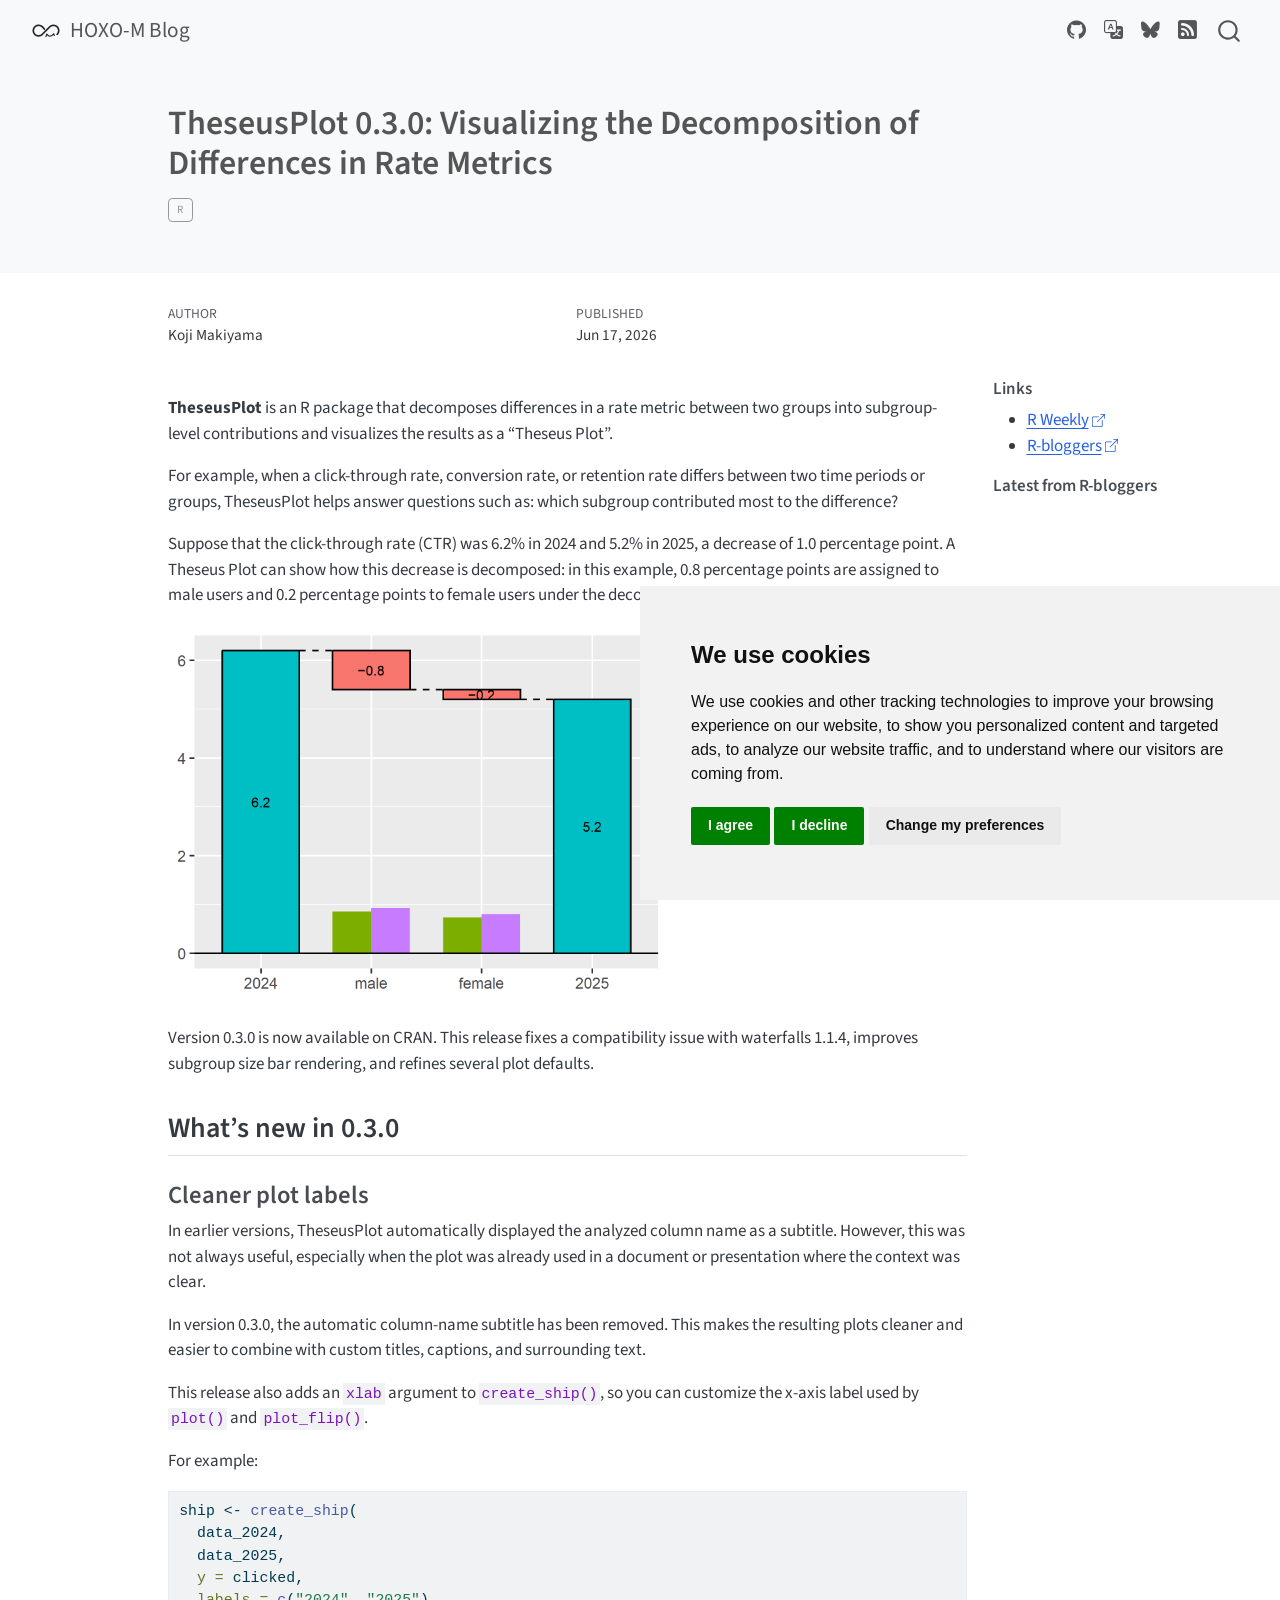
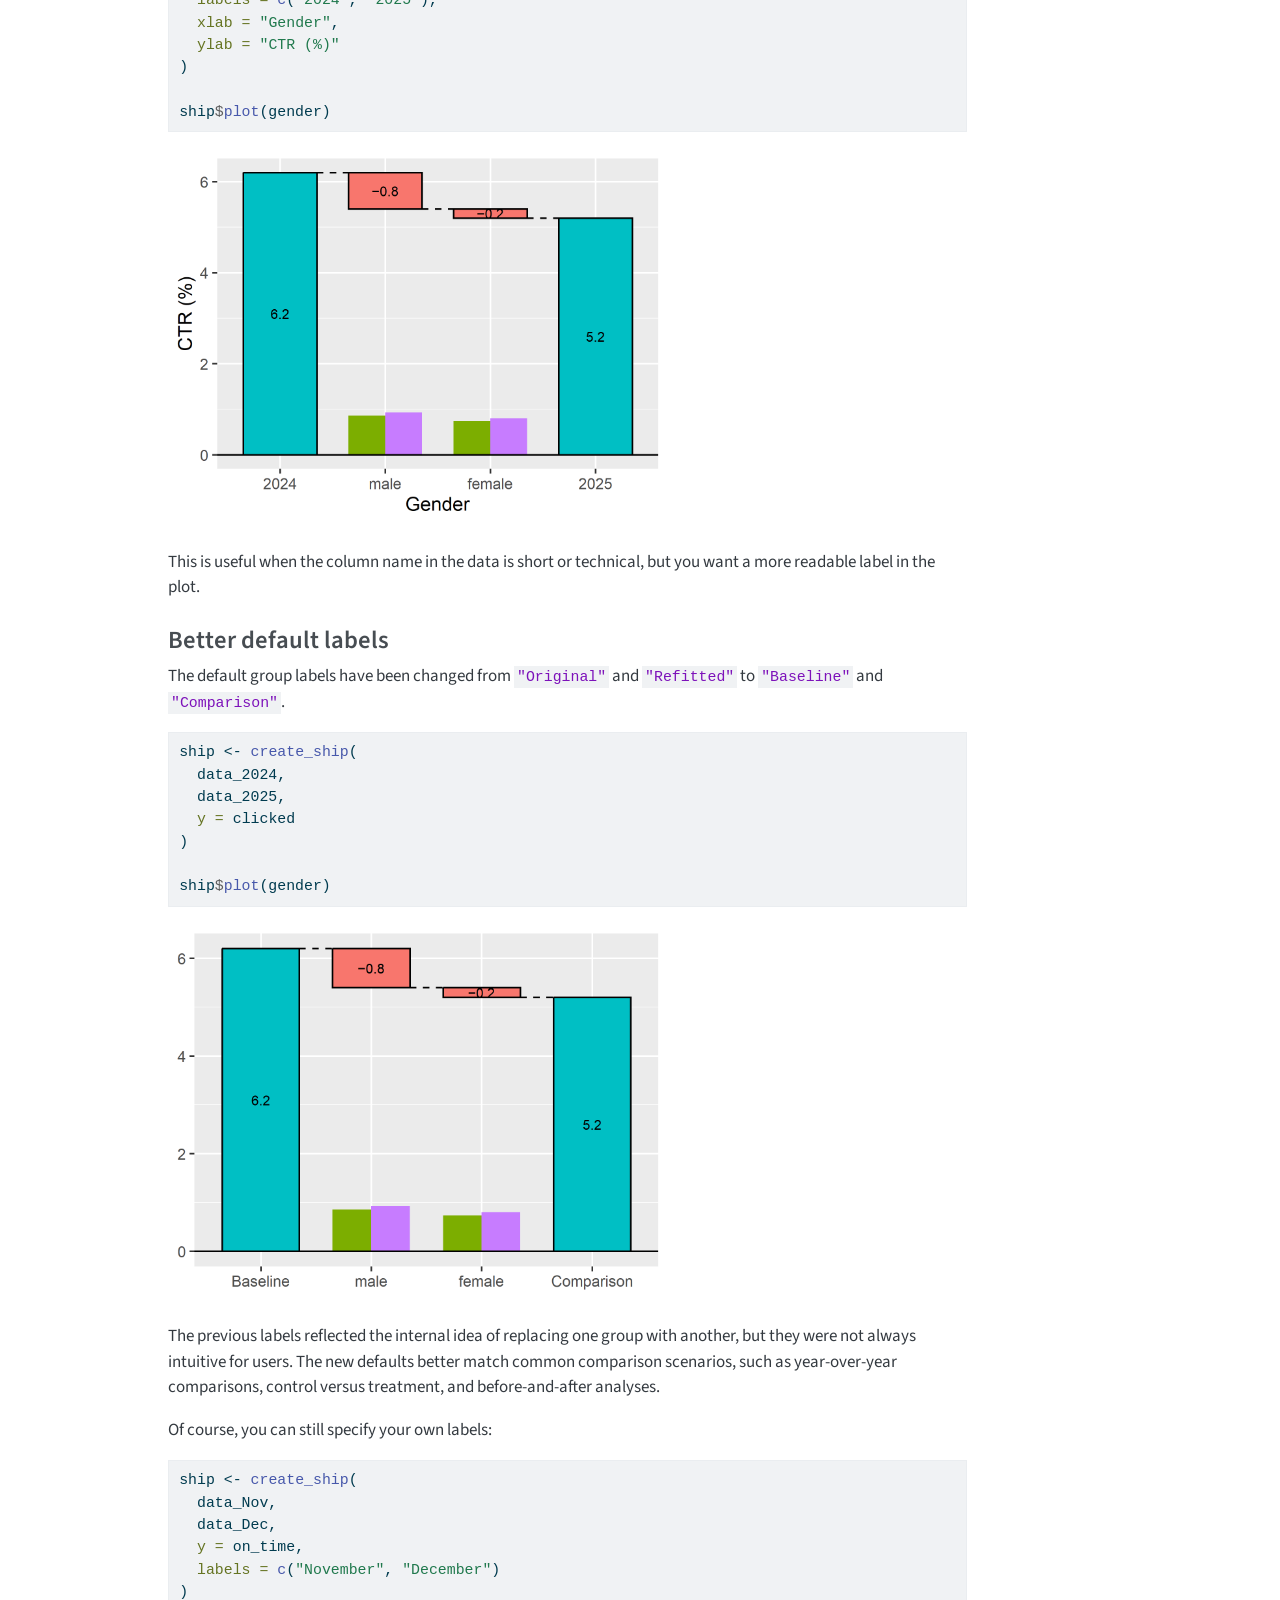
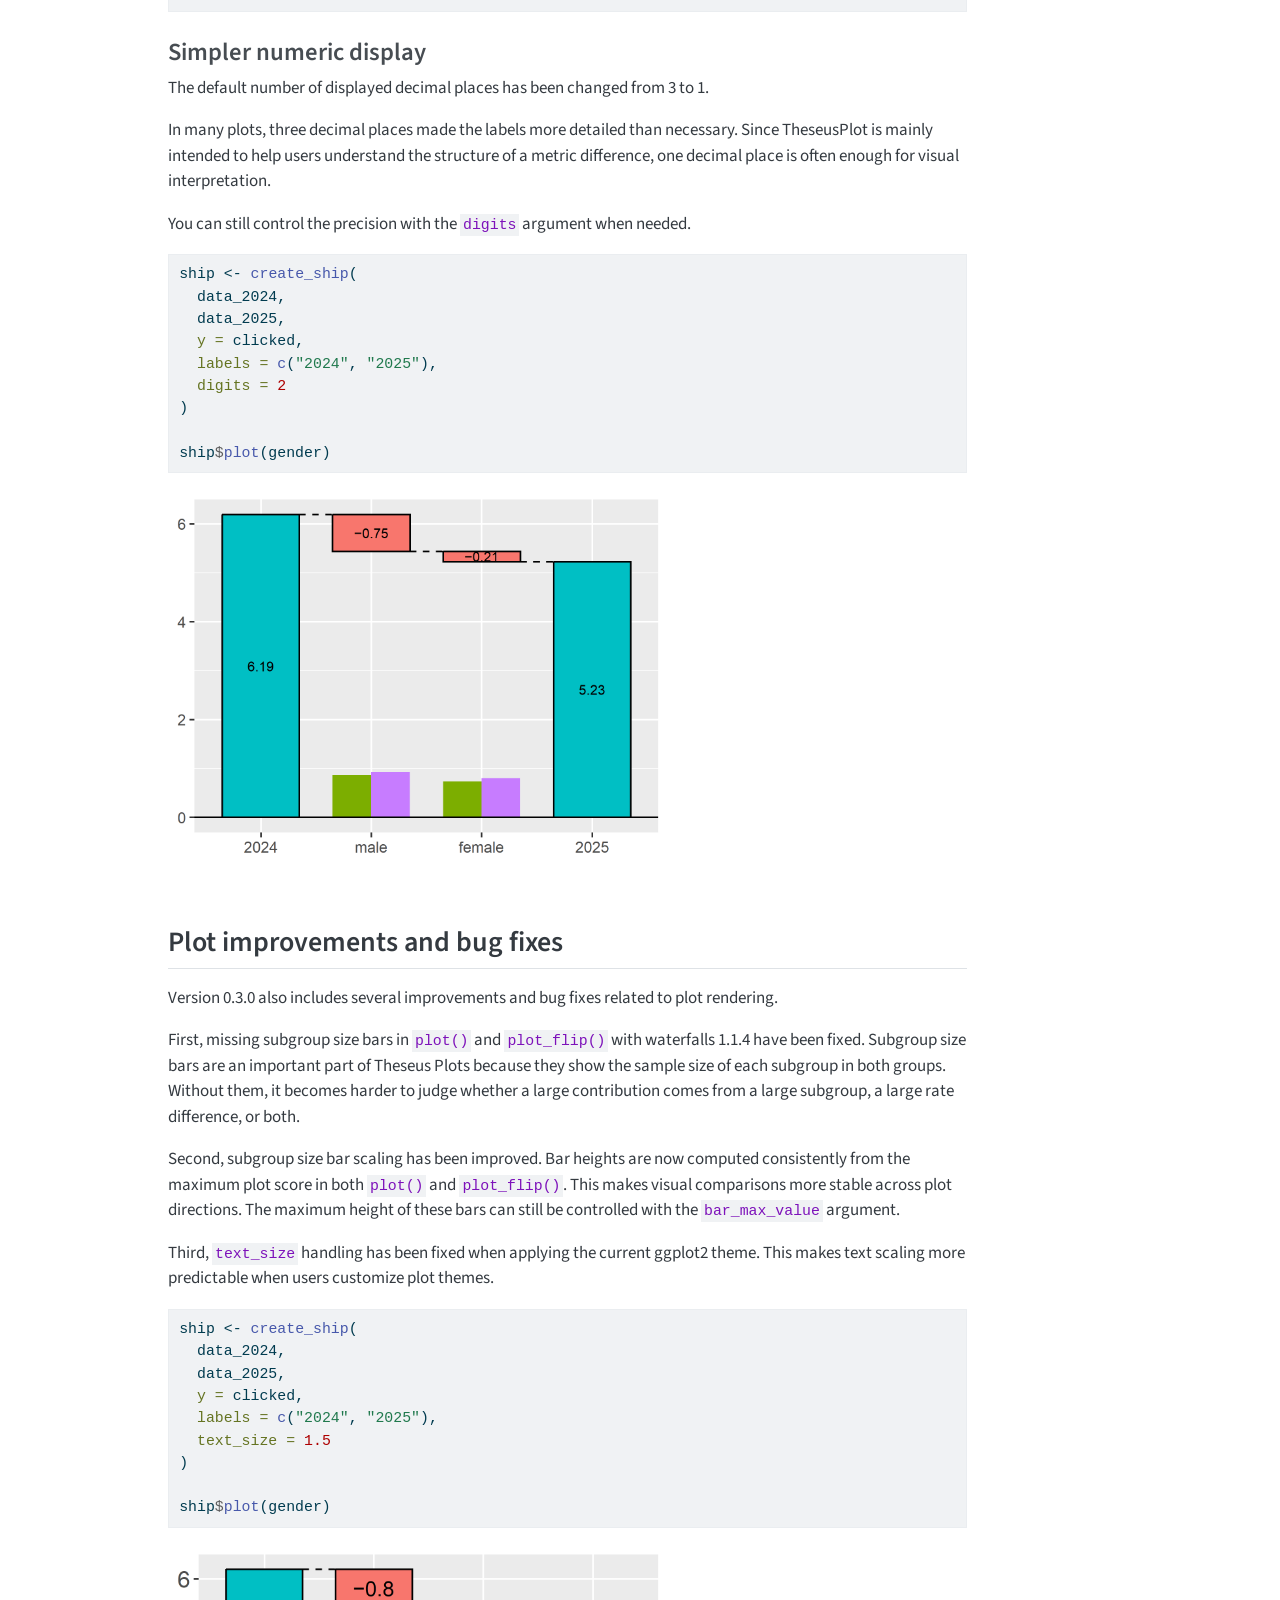
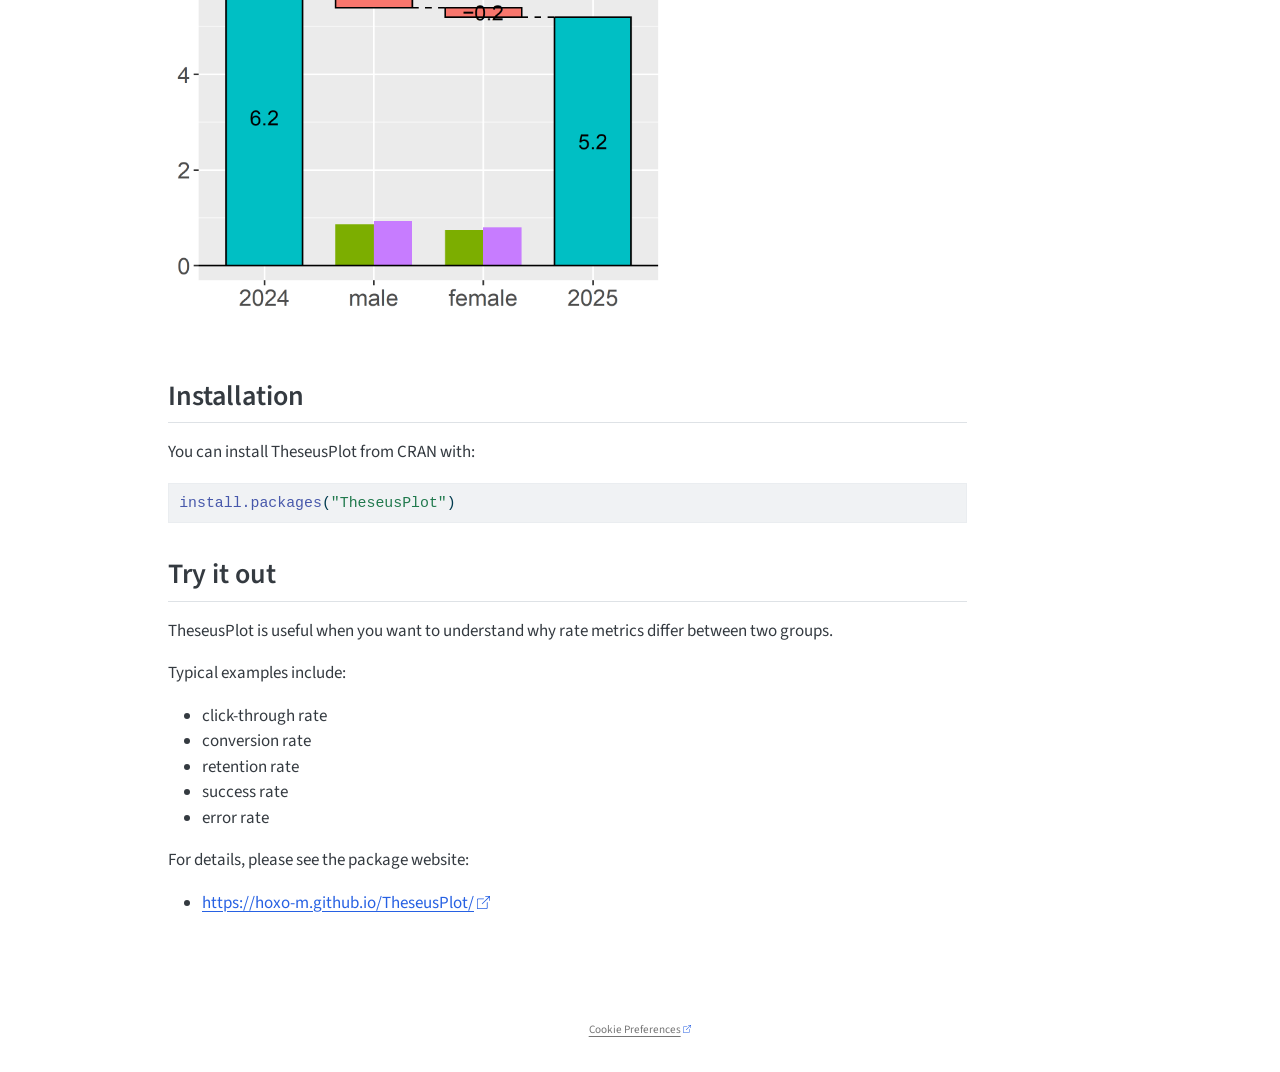
<file: posts/TheseusPlot-0-3-0/index.html>
<!DOCTYPE html>
<html xmlns="http://www.w3.org/1999/xhtml" lang="en" xml:lang="en"><head>

<meta charset="utf-8">
<meta name="generator" content="quarto-1.9.38">

<meta name="viewport" content="width=device-width, initial-scale=1.0, user-scalable=yes">

<meta name="author" content="Koji Makiyama">

<title>TheseusPlot 0.3.0: Visualizing the Decomposition of Differences in Rate Metrics – HOXO-M Blog</title>
<style>
/* Default styles provided by pandoc.
** See https://pandoc.org/MANUAL.html#variables-for-html for config info.
*/
code{white-space: pre-wrap;}
span.smallcaps{font-variant: small-caps;}
div.columns{display: flex; gap: min(4vw, 1.5em);}
div.column{flex: auto; overflow-x: auto;}
div.hanging-indent{margin-left: 1.5em; text-indent: -1.5em;}
ul.task-list{list-style: none;}
ul.task-list li input[type="checkbox"] {
  width: 0.8em;
  margin: 0 0.8em 0.2em -1em; /* quarto-specific, see https://github.com/quarto-dev/quarto-cli/issues/4556 */ 
  vertical-align: middle;
}
/* CSS for syntax highlighting */
html { -webkit-text-size-adjust: 100%; }
pre > code.sourceCode { white-space: pre; position: relative; }
pre > code.sourceCode > span { display: inline-block; line-height: 1.25; }
pre > code.sourceCode > span:empty { height: 1.2em; }
.sourceCode { overflow: visible; }
code.sourceCode > span { color: inherit; text-decoration: inherit; }
div.sourceCode { margin: 1em 0; }
pre.sourceCode { margin: 0; }
@media screen {
div.sourceCode { overflow: auto; }
}
@media print {
pre > code.sourceCode { white-space: pre-wrap; }
pre > code.sourceCode > span { text-indent: -5em; padding-left: 5em; }
}
pre.numberSource code
  { counter-reset: source-line 0; }
pre.numberSource code > span
  { position: relative; left: -4em; counter-increment: source-line; }
pre.numberSource code > span > a:first-child::before
  { content: counter(source-line);
    position: relative; left: -1em; text-align: right; vertical-align: baseline;
    border: none; display: inline-block;
    -webkit-touch-callout: none; -webkit-user-select: none;
    -khtml-user-select: none; -moz-user-select: none;
    -ms-user-select: none; user-select: none;
    padding: 0 4px; width: 4em;
  }
pre.numberSource { margin-left: 3em;  padding-left: 4px; }
div.sourceCode
  {   }
@media screen {
pre > code.sourceCode > span > a:first-child::before { text-decoration: underline; }
}
</style>


<script src="../../site_libs/quarto-nav/quarto-nav.js"></script>
<script src="../../site_libs/quarto-nav/headroom.min.js"></script>
<script src="../../site_libs/clipboard/clipboard.min.js"></script>
<script src="../../site_libs/quarto-search/autocomplete.umd.js"></script>
<script src="../../site_libs/quarto-search/fuse.min.js"></script>
<script src="../../site_libs/quarto-search/quarto-search.js"></script>
<meta name="quarto:offset" content="../../">
<link href="../../favicon.png" rel="icon" type="image/png">
<script src="../../site_libs/cookie-consent/cookie-consent.js"></script>
<link href="../../site_libs/cookie-consent/cookie-consent.css" rel="stylesheet">
<script src="../../site_libs/quarto-html/quarto.js" type="module"></script>
<script src="../../site_libs/quarto-html/tabsets/tabsets.js" type="module"></script>
<script src="../../site_libs/quarto-html/popper.min.js"></script>
<script src="../../site_libs/quarto-html/tippy.umd.min.js"></script>
<script src="../../site_libs/quarto-html/anchor.min.js"></script>
<link href="../../site_libs/quarto-html/tippy.css" rel="stylesheet">
<link href="../../site_libs/quarto-html/quarto-syntax-highlighting-15634bcf2e68342d4ad2dfa704d543f6.css" rel="stylesheet" id="quarto-text-highlighting-styles">
<script src="../../site_libs/bootstrap/bootstrap.min.js"></script>
<link href="../../site_libs/bootstrap/bootstrap-icons.css" rel="stylesheet">
<link href="../../site_libs/bootstrap/bootstrap-bba5ebae505b5c03f3f0d8040a416a6b.min.css" rel="stylesheet" append-hash="true" id="quarto-bootstrap" data-mode="light">
<script id="quarto-search-options" type="application/json">{
  "location": "navbar",
  "copy-button": false,
  "collapse-after": 3,
  "panel-placement": "end",
  "type": "overlay",
  "limit": 50,
  "keyboard-shortcut": [
    "f",
    "/",
    "s"
  ],
  "show-item-context": false,
  "language": {
    "search-no-results-text": "No results",
    "search-matching-documents-text": "matching documents",
    "search-copy-link-title": "Copy link to search",
    "search-hide-matches-text": "Hide additional matches",
    "search-more-match-text": "more match in this document",
    "search-more-matches-text": "more matches in this document",
    "search-clear-button-title": "Clear",
    "search-text-placeholder": "",
    "search-detached-cancel-button-title": "Cancel",
    "search-submit-button-title": "Submit",
    "search-label": "Search"
  }
}</script>
<script async="" src="https://www.googletagmanager.com/gtag/js?id=G-RDZMKR8HFQ"></script>

<script type="text/plain" cookie-consent="tracking">

window.dataLayer = window.dataLayer || [];
function gtag(){dataLayer.push(arguments);}
gtag('js', new Date());
gtag('config', 'G-RDZMKR8HFQ', { 'anonymize_ip': true});
</script>

<script type="text/javascript" charset="UTF-8">
document.addEventListener('DOMContentLoaded', function () {
cookieconsent.run({
  "notice_banner_type":"simple",
  "consent_type":"express",
  "palette":"light",
  "language":"en",
  "page_load_consent_levels":["strictly-necessary"],
  "notice_banner_reject_button_hide":false,
  "preferences_center_close_button_hide":false,
  "website_name":""
  ,
"language":"en"
  });
});
</script> 
  


<link rel="stylesheet" href="../../styles.css">
<meta property="og:title" content="TheseusPlot 0.3.0: Visualizing the Decomposition of Differences in Rate Metrics – HOXO-M Blog">
<meta property="og:description" content="Insights into R and Data Analysis">
<meta property="og:image" content="https://hoxo-m.github.io/blog/posts/TheseusPlot-0-3-0/thumbnail.png">
<meta property="og:site_name" content="HOXO-M Blog">
<meta property="og:image:alt" content="Theseus Plot for rate metric decomposition">
<meta property="og:image:height" content="909">
<meta property="og:image:width" content="1731">
<meta name="twitter:title" content="TheseusPlot 0.3.0: Visualizing the Decomposition of Differences in Rate Metrics – HOXO-M Blog">
<meta name="twitter:description" content="Insights into R and Data Analysis">
<meta name="twitter:image" content="https://hoxo-m.github.io/blog/posts/TheseusPlot-0-3-0/thumbnail.png">
<meta name="twitter:image:alt" content="Theseus Plot for rate metric decomposition">
<meta name="twitter:card" content="summary_large_image">
<meta name="twitter:image-height" content="909">
<meta name="twitter:image-width" content="1731">
</head>

<body class="nav-fixed quarto-light">

<div id="quarto-search-results"></div>
  <header id="quarto-header" class="headroom fixed-top quarto-banner">
    <nav class="navbar navbar-expand-lg " data-bs-theme="dark">
      <div class="navbar-container container-fluid">
      <div class="navbar-brand-container mx-auto">
    <a href="../../index.html" class="navbar-brand navbar-brand-logo">
    <img src="../../favicon.png" alt="" class="navbar-logo light-content">
    <img src="../../favicon.png" alt="" class="navbar-logo dark-content">
    </a>
    <a class="navbar-brand" href="../../index.html">
    <span class="navbar-title">HOXO-M Blog</span>
    </a>
  </div>
            <div id="quarto-search" class="" title="Search"></div>
          <button class="navbar-toggler" type="button" data-bs-toggle="collapse" data-bs-target="#navbarCollapse" aria-controls="navbarCollapse" role="menu" aria-expanded="false" aria-label="Toggle navigation" onclick="if (window.quartoToggleHeadroom) { window.quartoToggleHeadroom(); }">
  <span class="navbar-toggler-icon"></span>
</button>
          <div class="collapse navbar-collapse" id="navbarCollapse">
            <ul class="navbar-nav navbar-nav-scroll ms-auto">
  <li class="nav-item compact">
    <a class="nav-link" href="https://github.com/hoxo-m/" rel="noopener noreferrer" target="_blank"> <i class="bi bi-github" role="img" aria-label="GitHub">
</i> 
<span class="menu-text"></span></a>
  </li>  
  <li class="nav-item compact">
    <a class="nav-link" href="https://hoxo-m.hatenablog.com/" rel="noopener" target="_blank"> <i class="bi bi-translate" role="img" aria-label="Japanese Blog">
</i> 
<span class="menu-text"></span></a>
  </li>  
  <li class="nav-item compact">
    <a class="nav-link" href="https://bsky.app/profile/hoxo-m.bsky.social" rel="noopener noreferrer" target="_blank"> <i class="bi bi-bluesky" role="img" aria-label="Bluesky">
</i> 
<span class="menu-text"></span></a>
  </li>  
  <li class="nav-item compact">
    <a class="nav-link" href="../../index.xml"> <i class="bi bi-rss-fill" role="img" aria-label="RSS">
</i> 
<span class="menu-text"></span></a>
  </li>  
</ul>
          </div> <!-- /navcollapse -->
            <div class="quarto-navbar-tools">
</div>
      </div> <!-- /container-fluid -->
    </nav>
</header>
<!-- content -->
<header id="title-block-header" class="quarto-title-block default page-columns page-full">
  <div class="quarto-title-banner page-columns page-full">
    <div class="quarto-title column-body">
      <h1 class="title">TheseusPlot 0.3.0: Visualizing the Decomposition of Differences in Rate Metrics</h1>
                                <div class="quarto-categories">
                <div class="quarto-category">R</div>
              </div>
                  </div>
  </div>
    
  
  <div class="quarto-title-meta">

      <div>
      <div class="quarto-title-meta-heading">Author</div>
      <div class="quarto-title-meta-contents">
               <p>Koji Makiyama </p>
            </div>
    </div>
      
      <div>
      <div class="quarto-title-meta-heading">Published</div>
      <div class="quarto-title-meta-contents">
        <p class="date">Jun 17, 2026</p>
      </div>
    </div>
    
      
    </div>
    
  
  </header><div id="quarto-content" class="quarto-container page-columns page-rows-contents page-layout-article page-navbar">
<!-- sidebar -->
<!-- margin-sidebar -->
    <div id="quarto-margin-sidebar" class="sidebar margin-sidebar"><div class="quarto-margin-header"><div class="margin-header-item">
<!-- R-bloggers の最新記事 -->
<section id="links">
  <h5 class="quarto-listing-title">Links</h5>
  <ul id="links-items">
    <li><a href="https://rweekly.org/" target="_blank">R Weekly</a></li>
    <li><a href="https://www.r-bloggers.com/" target="_blank">R-bloggers</a></li>
  </ul>
</section>

<section id="rss-feed">
  <h5 class="quarto-listing-title">Latest from R-bloggers</h5>
  <ul id="rss-items"></ul>
</section>

<script>
  async function fetchRSS() {
    const response = await fetch("https://api.rss2json.com/v1/api.json?rss_url=https://www.r-bloggers.com/feed/");
    const data = await response.json();

    const items = data.items.slice(0, 5); // 最新5件を取得
    let html = "";
    items.forEach(item => {
      html += `<li><a href="${item.link}" target="_blank">${item.title}</a></li>`;
    });

    document.getElementById("rss-items").innerHTML = html;
  }

  fetchRSS();
</script>

</div></div>
        
    </div>
<!-- main -->
<main class="content quarto-banner-title-block" id="quarto-document-content">





<p><strong>TheseusPlot</strong> is an R package that decomposes differences in a rate metric between two groups into subgroup-level contributions and visualizes the results as a “Theseus Plot”.</p>
<p>For example, when a click-through rate, conversion rate, or retention rate differs between two time periods or groups, TheseusPlot helps answer questions such as: which subgroup contributed most to the difference?</p>
<p>Suppose that the click-through rate (CTR) was 6.2% in 2024 and 5.2% in 2025, a decrease of 1.0 percentage point. A Theseus Plot can show how this decrease is decomposed: in this example, 0.8 percentage points are assigned to male users and 0.2 percentage points to female users under the decomposition.</p>
<div class="cell">
<div class="cell-output-display">
<div>
<figure class="figure">
<p><img src="figures/example-1.png" class="img-fluid figure-img" width="500"></p>
</figure>
</div>
</div>
</div>
<p>Version 0.3.0 is now available on CRAN. This release fixes a compatibility issue with waterfalls 1.1.4, improves subgroup size bar rendering, and refines several plot defaults.</p>
<section id="whats-new-in-0.3.0" class="level2">
<h2 class="anchored" data-anchor-id="whats-new-in-0.3.0">What’s new in 0.3.0</h2>
<section id="cleaner-plot-labels" class="level3">
<h3 class="anchored" data-anchor-id="cleaner-plot-labels">Cleaner plot labels</h3>
<p>In earlier versions, TheseusPlot automatically displayed the analyzed column name as a subtitle. However, this was not always useful, especially when the plot was already used in a document or presentation where the context was clear.</p>
<p>In version 0.3.0, the automatic column-name subtitle has been removed. This makes the resulting plots cleaner and easier to combine with custom titles, captions, and surrounding text.</p>
<p>This release also adds an <code>xlab</code> argument to <code>create_ship()</code>, so you can customize the x-axis label used by <code>plot()</code> and <code>plot_flip()</code>.</p>
<p>For example:</p>
<div class="cell">
<div class="code-copy-outer-scaffold"><div class="sourceCode cell-code" id="cb1"><pre class="sourceCode r code-with-copy"><code class="sourceCode r"><span id="cb1-1"><a href="#cb1-1" aria-hidden="true" tabindex="-1"></a>ship <span class="ot">&lt;-</span> <span class="fu">create_ship</span>(</span>
<span id="cb1-2"><a href="#cb1-2" aria-hidden="true" tabindex="-1"></a>  data_2024,</span>
<span id="cb1-3"><a href="#cb1-3" aria-hidden="true" tabindex="-1"></a>  data_2025,</span>
<span id="cb1-4"><a href="#cb1-4" aria-hidden="true" tabindex="-1"></a>  <span class="at">y =</span> clicked,</span>
<span id="cb1-5"><a href="#cb1-5" aria-hidden="true" tabindex="-1"></a>  <span class="at">labels =</span> <span class="fu">c</span>(<span class="st">"2024"</span>, <span class="st">"2025"</span>),</span>
<span id="cb1-6"><a href="#cb1-6" aria-hidden="true" tabindex="-1"></a>  <span class="at">xlab =</span> <span class="st">"Gender"</span>,</span>
<span id="cb1-7"><a href="#cb1-7" aria-hidden="true" tabindex="-1"></a>  <span class="at">ylab =</span> <span class="st">"CTR (%)"</span></span>
<span id="cb1-8"><a href="#cb1-8" aria-hidden="true" tabindex="-1"></a>)</span>
<span id="cb1-9"><a href="#cb1-9" aria-hidden="true" tabindex="-1"></a></span>
<span id="cb1-10"><a href="#cb1-10" aria-hidden="true" tabindex="-1"></a>ship<span class="sc">$</span><span class="fu">plot</span>(gender)</span></code></pre></div><button title="Copy to Clipboard" class="code-copy-button"><i class="bi"></i></button></div>
<div class="cell-output-display">
<div>
<figure class="figure">
<p><img src="figures/xlab-1.png" class="img-fluid figure-img" width="500"></p>
</figure>
</div>
</div>
</div>
<p>This is useful when the column name in the data is short or technical, but you want a more readable label in the plot.</p>
</section>
<section id="better-default-labels" class="level3">
<h3 class="anchored" data-anchor-id="better-default-labels">Better default labels</h3>
<p>The default group labels have been changed from <code>"Original"</code> and <code>"Refitted"</code> to <code>"Baseline"</code> and <code>"Comparison"</code>.</p>
<div class="cell">
<div class="code-copy-outer-scaffold"><div class="sourceCode cell-code" id="cb2"><pre class="sourceCode r code-with-copy"><code class="sourceCode r"><span id="cb2-1"><a href="#cb2-1" aria-hidden="true" tabindex="-1"></a>ship <span class="ot">&lt;-</span> <span class="fu">create_ship</span>(</span>
<span id="cb2-2"><a href="#cb2-2" aria-hidden="true" tabindex="-1"></a>  data_2024,</span>
<span id="cb2-3"><a href="#cb2-3" aria-hidden="true" tabindex="-1"></a>  data_2025,</span>
<span id="cb2-4"><a href="#cb2-4" aria-hidden="true" tabindex="-1"></a>  <span class="at">y =</span> clicked</span>
<span id="cb2-5"><a href="#cb2-5" aria-hidden="true" tabindex="-1"></a>)</span>
<span id="cb2-6"><a href="#cb2-6" aria-hidden="true" tabindex="-1"></a></span>
<span id="cb2-7"><a href="#cb2-7" aria-hidden="true" tabindex="-1"></a>ship<span class="sc">$</span><span class="fu">plot</span>(gender)</span></code></pre></div><button title="Copy to Clipboard" class="code-copy-button"><i class="bi"></i></button></div>
<div class="cell-output-display">
<div>
<figure class="figure">
<p><img src="figures/no-labels-1.png" class="img-fluid figure-img" width="500"></p>
</figure>
</div>
</div>
</div>
<p>The previous labels reflected the internal idea of replacing one group with another, but they were not always intuitive for users. The new defaults better match common comparison scenarios, such as year-over-year comparisons, control versus treatment, and before-and-after analyses.</p>
<p>Of course, you can still specify your own labels:</p>
<div class="cell">
<div class="code-copy-outer-scaffold"><div class="sourceCode cell-code" id="cb3"><pre class="sourceCode r code-with-copy"><code class="sourceCode r"><span id="cb3-1"><a href="#cb3-1" aria-hidden="true" tabindex="-1"></a>ship <span class="ot">&lt;-</span> <span class="fu">create_ship</span>(</span>
<span id="cb3-2"><a href="#cb3-2" aria-hidden="true" tabindex="-1"></a>  data_Nov,</span>
<span id="cb3-3"><a href="#cb3-3" aria-hidden="true" tabindex="-1"></a>  data_Dec,</span>
<span id="cb3-4"><a href="#cb3-4" aria-hidden="true" tabindex="-1"></a>  <span class="at">y =</span> on_time,</span>
<span id="cb3-5"><a href="#cb3-5" aria-hidden="true" tabindex="-1"></a>  <span class="at">labels =</span> <span class="fu">c</span>(<span class="st">"November"</span>, <span class="st">"December"</span>)</span>
<span id="cb3-6"><a href="#cb3-6" aria-hidden="true" tabindex="-1"></a>)</span></code></pre></div><button title="Copy to Clipboard" class="code-copy-button"><i class="bi"></i></button></div>
</div>
</section>
<section id="simpler-numeric-display" class="level3">
<h3 class="anchored" data-anchor-id="simpler-numeric-display">Simpler numeric display</h3>
<p>The default number of displayed decimal places has been changed from 3 to 1.</p>
<p>In many plots, three decimal places made the labels more detailed than necessary. Since TheseusPlot is mainly intended to help users understand the structure of a metric difference, one decimal place is often enough for visual interpretation.</p>
<p>You can still control the precision with the <code>digits</code> argument when needed.</p>
<div class="cell">
<div class="code-copy-outer-scaffold"><div class="sourceCode cell-code" id="cb4"><pre class="sourceCode r code-with-copy"><code class="sourceCode r"><span id="cb4-1"><a href="#cb4-1" aria-hidden="true" tabindex="-1"></a>ship <span class="ot">&lt;-</span> <span class="fu">create_ship</span>(</span>
<span id="cb4-2"><a href="#cb4-2" aria-hidden="true" tabindex="-1"></a>  data_2024,</span>
<span id="cb4-3"><a href="#cb4-3" aria-hidden="true" tabindex="-1"></a>  data_2025,</span>
<span id="cb4-4"><a href="#cb4-4" aria-hidden="true" tabindex="-1"></a>  <span class="at">y =</span> clicked,</span>
<span id="cb4-5"><a href="#cb4-5" aria-hidden="true" tabindex="-1"></a>  <span class="at">labels =</span> <span class="fu">c</span>(<span class="st">"2024"</span>, <span class="st">"2025"</span>),</span>
<span id="cb4-6"><a href="#cb4-6" aria-hidden="true" tabindex="-1"></a>  <span class="at">digits =</span> <span class="dv">2</span></span>
<span id="cb4-7"><a href="#cb4-7" aria-hidden="true" tabindex="-1"></a>)</span>
<span id="cb4-8"><a href="#cb4-8" aria-hidden="true" tabindex="-1"></a></span>
<span id="cb4-9"><a href="#cb4-9" aria-hidden="true" tabindex="-1"></a>ship<span class="sc">$</span><span class="fu">plot</span>(gender)</span></code></pre></div><button title="Copy to Clipboard" class="code-copy-button"><i class="bi"></i></button></div>
<div class="cell-output-display">
<div>
<figure class="figure">
<p><img src="figures/digits-1.png" class="img-fluid figure-img" width="500"></p>
</figure>
</div>
</div>
</div>
</section>
</section>
<section id="plot-improvements-and-bug-fixes" class="level2">
<h2 class="anchored" data-anchor-id="plot-improvements-and-bug-fixes">Plot improvements and bug fixes</h2>
<p>Version 0.3.0 also includes several improvements and bug fixes related to plot rendering.</p>
<p>First, missing subgroup size bars in <code>plot()</code> and <code>plot_flip()</code> with waterfalls 1.1.4 have been fixed. Subgroup size bars are an important part of Theseus Plots because they show the sample size of each subgroup in both groups. Without them, it becomes harder to judge whether a large contribution comes from a large subgroup, a large rate difference, or both.</p>
<p>Second, subgroup size bar scaling has been improved. Bar heights are now computed consistently from the maximum plot score in both <code>plot()</code> and <code>plot_flip()</code>. This makes visual comparisons more stable across plot directions. The maximum height of these bars can still be controlled with the <code>bar_max_value</code> argument.</p>
<p>Third, <code>text_size</code> handling has been fixed when applying the current ggplot2 theme. This makes text scaling more predictable when users customize plot themes.</p>
<div class="cell">
<div class="code-copy-outer-scaffold"><div class="sourceCode cell-code" id="cb5"><pre class="sourceCode r code-with-copy"><code class="sourceCode r"><span id="cb5-1"><a href="#cb5-1" aria-hidden="true" tabindex="-1"></a>ship <span class="ot">&lt;-</span> <span class="fu">create_ship</span>(</span>
<span id="cb5-2"><a href="#cb5-2" aria-hidden="true" tabindex="-1"></a>  data_2024,</span>
<span id="cb5-3"><a href="#cb5-3" aria-hidden="true" tabindex="-1"></a>  data_2025,</span>
<span id="cb5-4"><a href="#cb5-4" aria-hidden="true" tabindex="-1"></a>  <span class="at">y =</span> clicked,</span>
<span id="cb5-5"><a href="#cb5-5" aria-hidden="true" tabindex="-1"></a>  <span class="at">labels =</span> <span class="fu">c</span>(<span class="st">"2024"</span>, <span class="st">"2025"</span>),</span>
<span id="cb5-6"><a href="#cb5-6" aria-hidden="true" tabindex="-1"></a>  <span class="at">text_size =</span> <span class="fl">1.5</span></span>
<span id="cb5-7"><a href="#cb5-7" aria-hidden="true" tabindex="-1"></a>)</span>
<span id="cb5-8"><a href="#cb5-8" aria-hidden="true" tabindex="-1"></a></span>
<span id="cb5-9"><a href="#cb5-9" aria-hidden="true" tabindex="-1"></a>ship<span class="sc">$</span><span class="fu">plot</span>(gender)</span></code></pre></div><button title="Copy to Clipboard" class="code-copy-button"><i class="bi"></i></button></div>
<div class="cell-output-display">
<div>
<figure class="figure">
<p><img src="figures/text_size-1.png" class="img-fluid figure-img" width="500"></p>
</figure>
</div>
</div>
</div>
</section>
<section id="installation" class="level2">
<h2 class="anchored" data-anchor-id="installation">Installation</h2>
<p>You can install TheseusPlot from CRAN with:</p>
<div class="code-copy-outer-scaffold"><div class="sourceCode" id="cb6"><pre class="sourceCode r code-with-copy"><code class="sourceCode r"><span id="cb6-1"><a href="#cb6-1" aria-hidden="true" tabindex="-1"></a><span class="fu">install.packages</span>(<span class="st">"TheseusPlot"</span>)</span></code></pre></div><button title="Copy to Clipboard" class="code-copy-button"><i class="bi"></i></button></div>
</section>
<section id="try-it-out" class="level2">
<h2 class="anchored" data-anchor-id="try-it-out">Try it out</h2>
<p>TheseusPlot is useful when you want to understand why rate metrics differ between two groups.</p>
<p>Typical examples include:</p>
<ul>
<li>click-through rate</li>
<li>conversion rate</li>
<li>retention rate</li>
<li>success rate</li>
<li>error rate</li>
</ul>
<p>For details, please see the package website:</p>
<ul>
<li><a href="https://hoxo-m.github.io/TheseusPlot/">https://hoxo-m.github.io/TheseusPlot/</a></li>
</ul>


</section>

</main> <!-- /main -->
<script id="quarto-html-after-body" type="application/javascript">
  window.document.addEventListener("DOMContentLoaded", function (event) {
    const icon = "";
    const anchorJS = new window.AnchorJS();
    anchorJS.options = {
      placement: 'right',
      icon: icon
    };
    anchorJS.add('.anchored');
    const isCodeAnnotation = (el) => {
      for (const clz of el.classList) {
        if (clz.startsWith('code-annotation-')) {                     
          return true;
        }
      }
      return false;
    }
    const onCopySuccess = function(e) {
      // button target
      const button = e.trigger;
      // don't keep focus
      button.blur();
      // flash "checked"
      button.classList.add('code-copy-button-checked');
      var currentTitle = button.getAttribute("title");
      button.setAttribute("title", "Copied!");
      let tooltip;
      if (window.bootstrap) {
        button.setAttribute("data-bs-toggle", "tooltip");
        button.setAttribute("data-bs-placement", "left");
        button.setAttribute("data-bs-title", "Copied!");
        tooltip = new bootstrap.Tooltip(button, 
          { trigger: "manual", 
            customClass: "code-copy-button-tooltip",
            offset: [0, -8]});
        tooltip.show();    
      }
      setTimeout(function() {
        if (tooltip) {
          tooltip.hide();
          button.removeAttribute("data-bs-title");
          button.removeAttribute("data-bs-toggle");
          button.removeAttribute("data-bs-placement");
        }
        button.setAttribute("title", currentTitle);
        button.classList.remove('code-copy-button-checked');
      }, 1000);
      // clear code selection
      e.clearSelection();
    }
    const getTextToCopy = function(trigger) {
      const outerScaffold = trigger.parentElement.cloneNode(true);
      const codeEl = outerScaffold.querySelector('code');
      for (const childEl of codeEl.children) {
        if (isCodeAnnotation(childEl)) {
          childEl.remove();
        }
      }
      return codeEl.innerText;
    }
    const clipboard = new window.ClipboardJS('.code-copy-button:not([data-in-quarto-modal])', {
      text: getTextToCopy
    });
    clipboard.on('success', onCopySuccess);
    if (window.document.getElementById('quarto-embedded-source-code-modal')) {
      const clipboardModal = new window.ClipboardJS('.code-copy-button[data-in-quarto-modal]', {
        text: getTextToCopy,
        container: window.document.getElementById('quarto-embedded-source-code-modal')
      });
      clipboardModal.on('success', onCopySuccess);
    }
      var localhostRegex = new RegExp(/^(?:http|https):\/\/localhost\:?[0-9]*\//);
      var mailtoRegex = new RegExp(/^mailto:/);
        var filterRegex = new RegExp("https:\/\/hoxo-m\.github\.io\/blog\/");
      var isInternal = (href) => {
          return filterRegex.test(href) || localhostRegex.test(href) || mailtoRegex.test(href);
      }
      // Inspect non-navigation links and adorn them if external
     var links = window.document.querySelectorAll('a[href]:not(.nav-link):not(.navbar-brand):not(.toc-action):not(.sidebar-link):not(.sidebar-item-toggle):not(.pagination-link):not(.no-external):not([aria-hidden]):not(.dropdown-item):not(.quarto-navigation-tool):not(.about-link)');
      for (var i=0; i<links.length; i++) {
        const link = links[i];
        if (!isInternal(link.href)) {
          // undo the damage that might have been done by quarto-nav.js in the case of
          // links that we want to consider external
          if (link.dataset.originalHref !== undefined) {
            link.href = link.dataset.originalHref;
          }
            // target, if specified
            link.setAttribute("target", "_blank");
            if (link.getAttribute("rel") === null) {
              link.setAttribute("rel", "noopener");
            }
            // default icon
            link.classList.add("external");
        }
      }
    function tippyHover(el, contentFn, onTriggerFn, onUntriggerFn) {
      const config = {
        allowHTML: true,
        maxWidth: 500,
        delay: 100,
        arrow: false,
        appendTo: function(el) {
            return el.parentElement;
        },
        interactive: true,
        interactiveBorder: 10,
        theme: 'quarto',
        placement: 'bottom-start',
      };
      if (contentFn) {
        config.content = contentFn;
      }
      if (onTriggerFn) {
        config.onTrigger = onTriggerFn;
      }
      if (onUntriggerFn) {
        config.onUntrigger = onUntriggerFn;
      }
      window.tippy(el, config); 
    }
    const noterefs = window.document.querySelectorAll('a[role="doc-noteref"]');
    for (var i=0; i<noterefs.length; i++) {
      const ref = noterefs[i];
      tippyHover(ref, function() {
        // use id or data attribute instead here
        let href = ref.getAttribute('data-footnote-href') || ref.getAttribute('href');
        try { href = new URL(href).hash; } catch {}
        const id = href.replace(/^#\/?/, "");
        const note = window.document.getElementById(id);
        if (note) {
          return note.innerHTML;
        } else {
          return "";
        }
      });
    }
    const xrefs = window.document.querySelectorAll('a.quarto-xref');
    const processXRef = (id, note) => {
      // Strip column container classes
      const stripColumnClz = (el) => {
        el.classList.remove("page-full", "page-columns");
        if (el.children) {
          for (const child of el.children) {
            stripColumnClz(child);
          }
        }
      }
      stripColumnClz(note)
      if (id === null || id.startsWith('sec-')) {
        // Special case sections, only their first couple elements
        const container = document.createElement("div");
        if (note.children && note.children.length > 2) {
          container.appendChild(note.children[0].cloneNode(true));
          for (let i = 1; i < note.children.length; i++) {
            const child = note.children[i];
            if (child.tagName === "P" && child.innerText === "") {
              continue;
            } else {
              container.appendChild(child.cloneNode(true));
              break;
            }
          }
          if (window.Quarto?.typesetMath) {
            window.Quarto.typesetMath(container);
          }
          return container.innerHTML
        } else {
          if (window.Quarto?.typesetMath) {
            window.Quarto.typesetMath(note);
          }
          return note.innerHTML;
        }
      } else {
        // Remove any anchor links if they are present
        const anchorLink = note.querySelector('a.anchorjs-link');
        if (anchorLink) {
          anchorLink.remove();
        }
        if (window.Quarto?.typesetMath) {
          window.Quarto.typesetMath(note);
        }
        if (note.classList.contains("callout")) {
          return note.outerHTML;
        } else {
          return note.innerHTML;
        }
      }
    }
    for (var i=0; i<xrefs.length; i++) {
      const xref = xrefs[i];
      tippyHover(xref, undefined, function(instance) {
        instance.disable();
        let url = xref.getAttribute('href');
        let hash = undefined; 
        if (url.startsWith('#')) {
          hash = url;
        } else {
          try { hash = new URL(url).hash; } catch {}
        }
        if (hash) {
          const id = hash.replace(/^#\/?/, "");
          const note = window.document.getElementById(id);
          if (note !== null) {
            try {
              const html = processXRef(id, note.cloneNode(true));
              instance.setContent(html);
            } finally {
              instance.enable();
              instance.show();
            }
          } else {
            // See if we can fetch this
            fetch(url.split('#')[0])
            .then(res => res.text())
            .then(html => {
              const parser = new DOMParser();
              const htmlDoc = parser.parseFromString(html, "text/html");
              const note = htmlDoc.getElementById(id);
              if (note !== null) {
                const html = processXRef(id, note);
                instance.setContent(html);
              } 
            }).finally(() => {
              instance.enable();
              instance.show();
            });
          }
        } else {
          // See if we can fetch a full url (with no hash to target)
          // This is a special case and we should probably do some content thinning / targeting
          fetch(url)
          .then(res => res.text())
          .then(html => {
            const parser = new DOMParser();
            const htmlDoc = parser.parseFromString(html, "text/html");
            const note = htmlDoc.querySelector('main.content');
            if (note !== null) {
              // This should only happen for chapter cross references
              // (since there is no id in the URL)
              // remove the first header
              if (note.children.length > 0 && note.children[0].tagName === "HEADER") {
                note.children[0].remove();
              }
              const html = processXRef(null, note);
              instance.setContent(html);
            } 
          }).finally(() => {
            instance.enable();
            instance.show();
          });
        }
      }, function(instance) {
      });
    }
        let selectedAnnoteEl;
        const selectorForAnnotation = ( cell, annotation) => {
          let cellAttr = 'data-code-cell="' + cell + '"';
          let lineAttr = 'data-code-annotation="' +  annotation + '"';
          const selector = 'span[' + cellAttr + '][' + lineAttr + ']';
          return selector;
        }
        const selectCodeLines = (annoteEl) => {
          const doc = window.document;
          const targetCell = annoteEl.getAttribute("data-target-cell");
          const targetAnnotation = annoteEl.getAttribute("data-target-annotation");
          const annoteSpan = window.document.querySelector(selectorForAnnotation(targetCell, targetAnnotation));
          const lines = annoteSpan.getAttribute("data-code-lines").split(",");
          const lineIds = lines.map((line) => {
            return targetCell + "-" + line;
          })
          let top = null;
          let height = null;
          let parent = null;
          if (lineIds.length > 0) {
              //compute the position of the single el (top and bottom and make a div)
              const el = window.document.getElementById(lineIds[0]);
              top = el.offsetTop;
              height = el.offsetHeight;
              parent = el.parentElement.parentElement;
            if (lineIds.length > 1) {
              const lastEl = window.document.getElementById(lineIds[lineIds.length - 1]);
              const bottom = lastEl.offsetTop + lastEl.offsetHeight;
              height = bottom - top;
            }
            if (top !== null && height !== null && parent !== null) {
              // cook up a div (if necessary) and position it 
              let div = window.document.getElementById("code-annotation-line-highlight");
              if (div === null) {
                div = window.document.createElement("div");
                div.setAttribute("id", "code-annotation-line-highlight");
                div.style.position = 'absolute';
                parent.appendChild(div);
              }
              div.style.top = top - 2 + "px";
              div.style.height = height + 4 + "px";
              div.style.left = 0;
              let gutterDiv = window.document.getElementById("code-annotation-line-highlight-gutter");
              if (gutterDiv === null) {
                gutterDiv = window.document.createElement("div");
                gutterDiv.setAttribute("id", "code-annotation-line-highlight-gutter");
                gutterDiv.style.position = 'absolute';
                const codeCell = window.document.getElementById(targetCell);
                const gutter = codeCell.querySelector('.code-annotation-gutter');
                gutter.appendChild(gutterDiv);
              }
              gutterDiv.style.top = top - 2 + "px";
              gutterDiv.style.height = height + 4 + "px";
            }
            selectedAnnoteEl = annoteEl;
          }
        };
        const unselectCodeLines = () => {
          const elementsIds = ["code-annotation-line-highlight", "code-annotation-line-highlight-gutter"];
          elementsIds.forEach((elId) => {
            const div = window.document.getElementById(elId);
            if (div) {
              div.remove();
            }
          });
          selectedAnnoteEl = undefined;
        };
          // Handle positioning of the toggle
      window.addEventListener(
        "resize",
        throttle(() => {
          elRect = undefined;
          if (selectedAnnoteEl) {
            selectCodeLines(selectedAnnoteEl);
          }
        }, 10)
      );
      function throttle(fn, ms) {
      let throttle = false;
      let timer;
        return (...args) => {
          if(!throttle) { // first call gets through
              fn.apply(this, args);
              throttle = true;
          } else { // all the others get throttled
              if(timer) clearTimeout(timer); // cancel #2
              timer = setTimeout(() => {
                fn.apply(this, args);
                timer = throttle = false;
              }, ms);
          }
        };
      }
        // Attach click handler to the DT
        const annoteDls = window.document.querySelectorAll('dt[data-target-cell]');
        for (const annoteDlNode of annoteDls) {
          annoteDlNode.addEventListener('click', (event) => {
            const clickedEl = event.target;
            if (clickedEl !== selectedAnnoteEl) {
              unselectCodeLines();
              const activeEl = window.document.querySelector('dt[data-target-cell].code-annotation-active');
              if (activeEl) {
                activeEl.classList.remove('code-annotation-active');
              }
              selectCodeLines(clickedEl);
              clickedEl.classList.add('code-annotation-active');
            } else {
              // Unselect the line
              unselectCodeLines();
              clickedEl.classList.remove('code-annotation-active');
            }
          });
        }
    const findCites = (el) => {
      const parentEl = el.parentElement;
      if (parentEl) {
        const cites = parentEl.dataset.cites;
        if (cites) {
          return {
            el,
            cites: cites.split(' ')
          };
        } else {
          return findCites(el.parentElement)
        }
      } else {
        return undefined;
      }
    };
    var bibliorefs = window.document.querySelectorAll('a[role="doc-biblioref"]');
    for (var i=0; i<bibliorefs.length; i++) {
      const ref = bibliorefs[i];
      const citeInfo = findCites(ref);
      if (citeInfo) {
        tippyHover(citeInfo.el, function() {
          var popup = window.document.createElement('div');
          citeInfo.cites.forEach(function(cite) {
            var citeDiv = window.document.createElement('div');
            citeDiv.classList.add('hanging-indent');
            citeDiv.classList.add('csl-entry');
            var biblioDiv = window.document.getElementById('ref-' + cite);
            if (biblioDiv) {
              citeDiv.innerHTML = biblioDiv.innerHTML;
            }
            popup.appendChild(citeDiv);
          });
          return popup.innerHTML;
        });
      }
    }
  });
  </script>
</div> <!-- /content -->
<footer class="footer">
  <div class="nav-footer">
    <div class="nav-footer-left">
      &nbsp;
    </div>   
    <div class="nav-footer-center">

<div class="cookie-consent-footer"><a href="#" id="open_preferences_center">Cookie Preferences</a></div></div>
    <div class="nav-footer-right">
      &nbsp;
    </div>
  </div>
</footer>




</body></html>
</file>
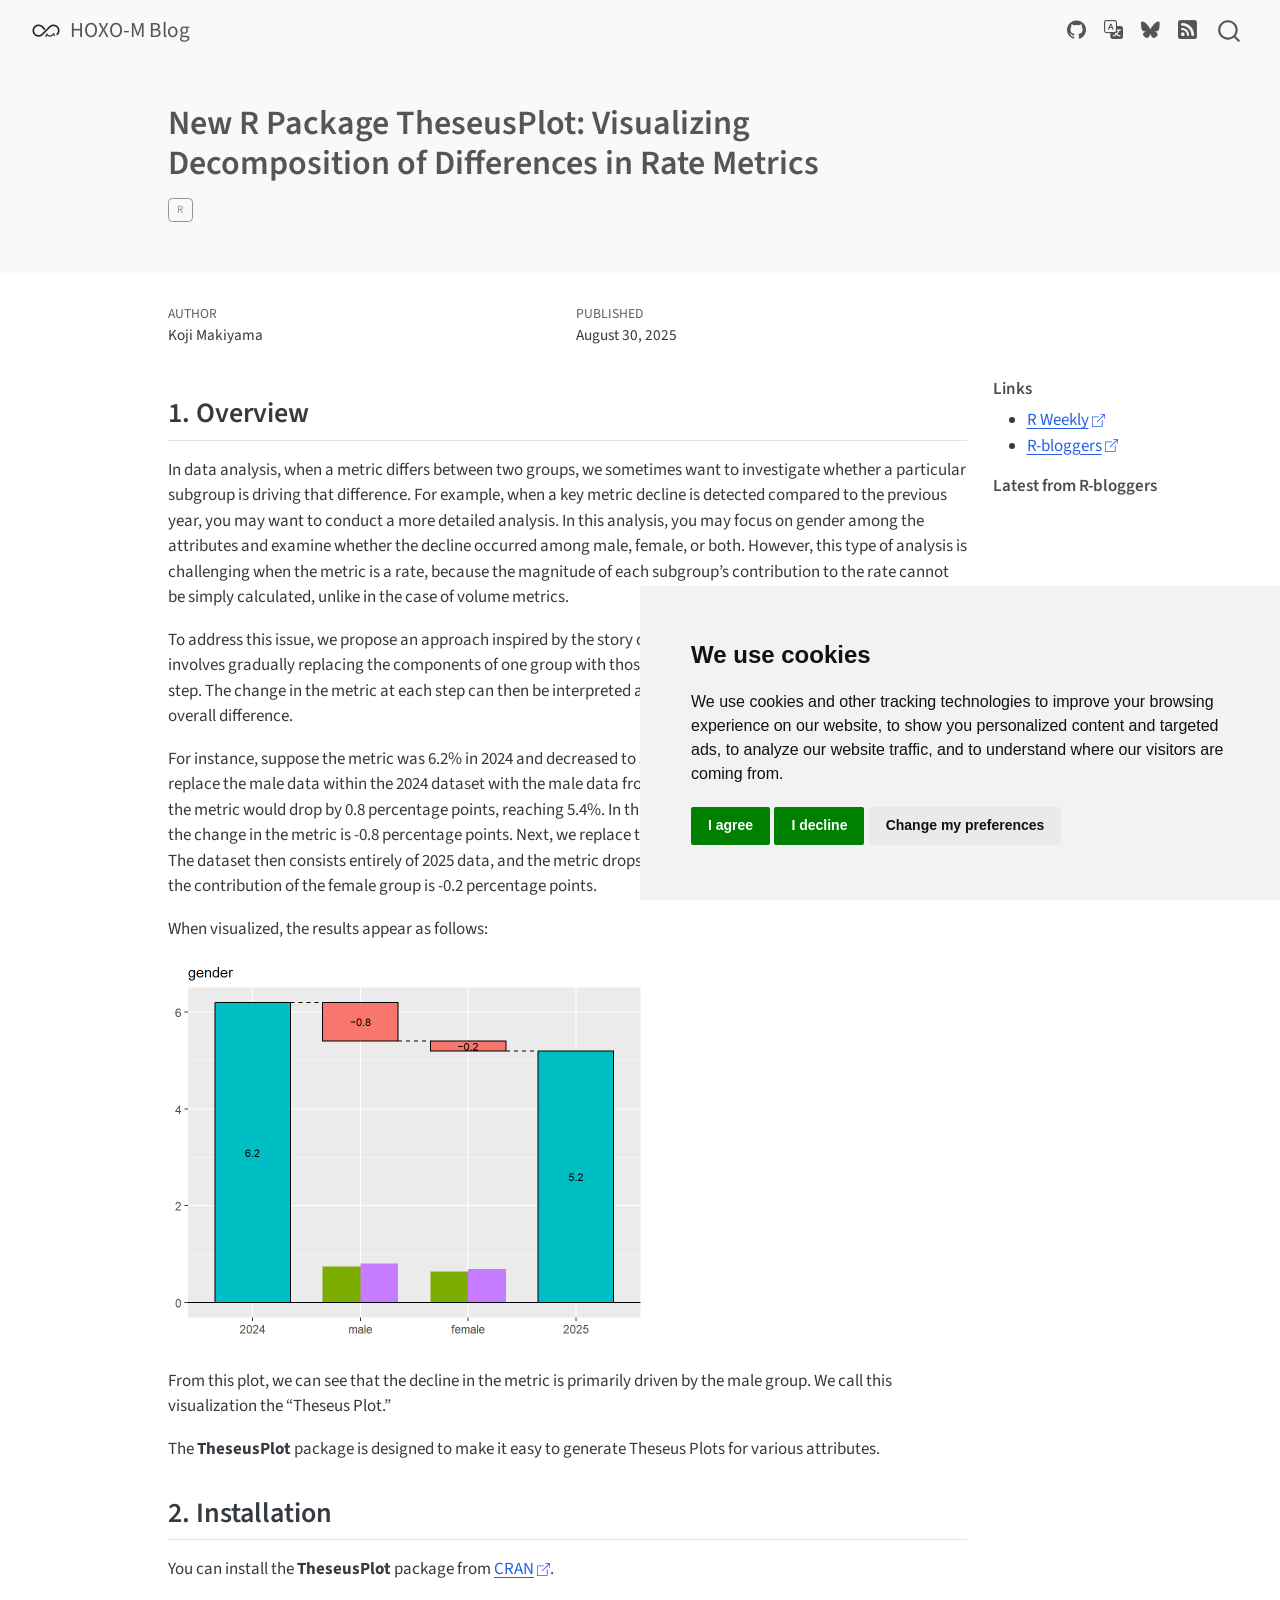
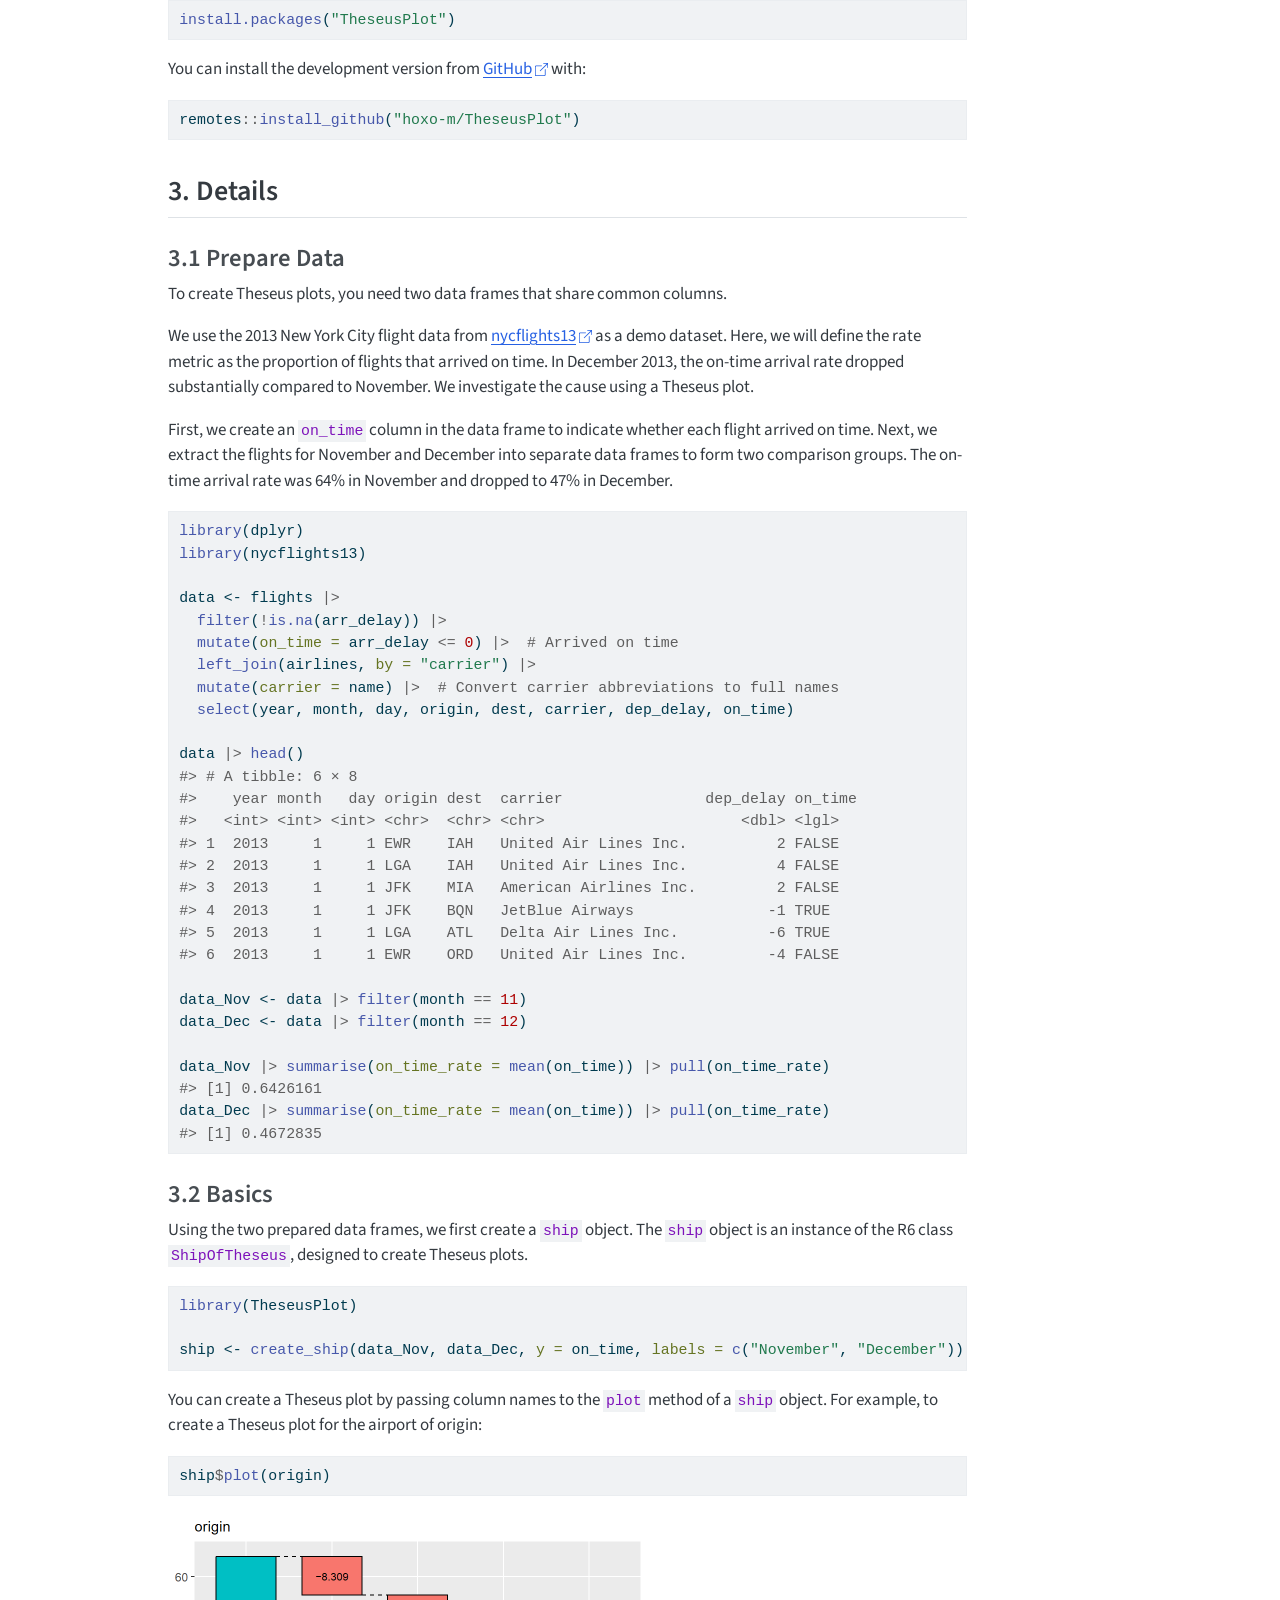
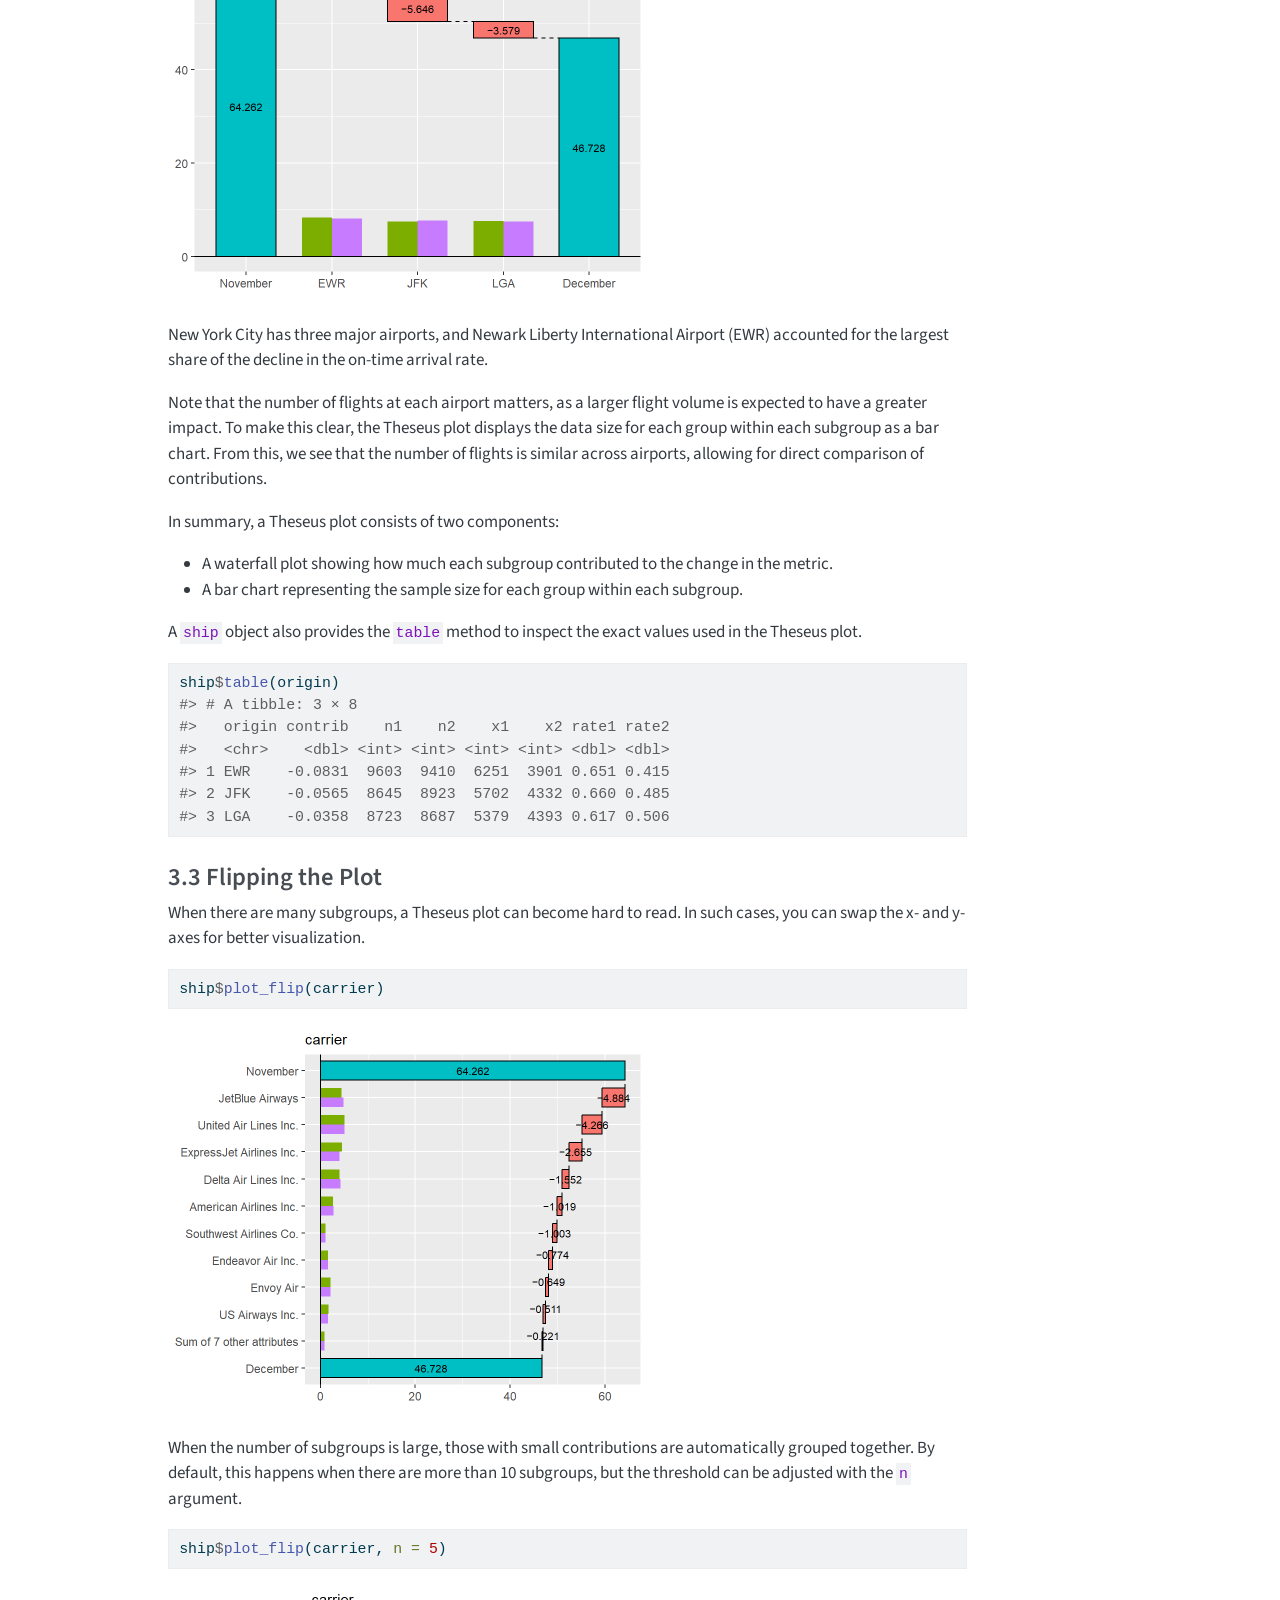
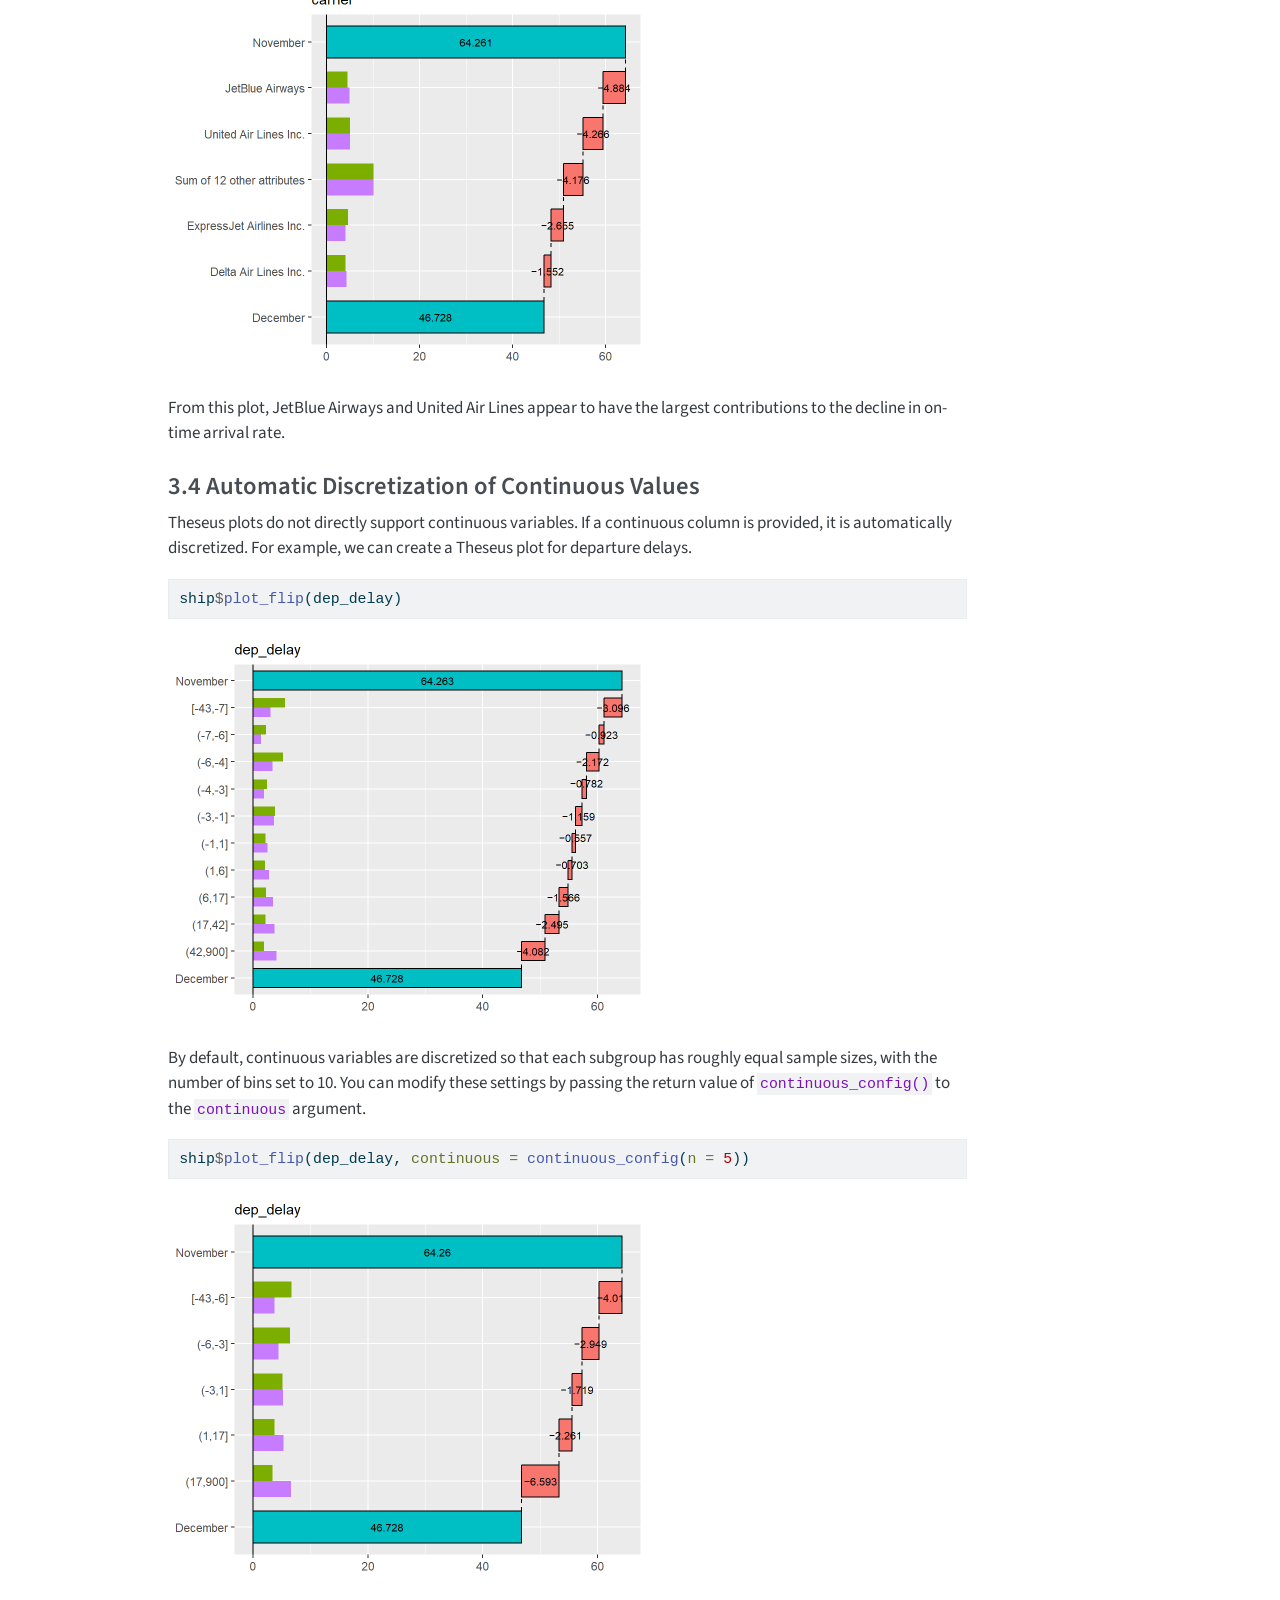
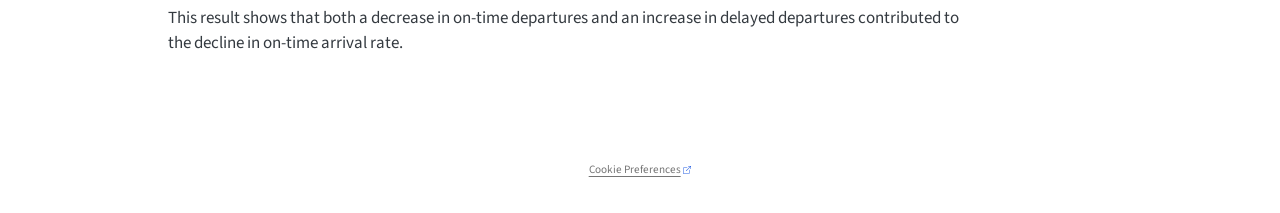
<file: posts/TheseusPlot/index.html>
<!DOCTYPE html>
<html xmlns="http://www.w3.org/1999/xhtml" lang="en" xml:lang="en"><head>

<meta charset="utf-8">
<meta name="generator" content="quarto-1.9.38">

<meta name="viewport" content="width=device-width, initial-scale=1.0, user-scalable=yes">

<meta name="author" content="Koji Makiyama">
<meta name="dcterms.date" content="2025-08-30">

<title>New R Package TheseusPlot: Visualizing Decomposition of Differences in Rate Metrics – HOXO-M Blog</title>
<style>
/* Default styles provided by pandoc.
** See https://pandoc.org/MANUAL.html#variables-for-html for config info.
*/
code{white-space: pre-wrap;}
span.smallcaps{font-variant: small-caps;}
div.columns{display: flex; gap: min(4vw, 1.5em);}
div.column{flex: auto; overflow-x: auto;}
div.hanging-indent{margin-left: 1.5em; text-indent: -1.5em;}
ul.task-list{list-style: none;}
ul.task-list li input[type="checkbox"] {
  width: 0.8em;
  margin: 0 0.8em 0.2em -1em; /* quarto-specific, see https://github.com/quarto-dev/quarto-cli/issues/4556 */ 
  vertical-align: middle;
}
/* CSS for syntax highlighting */
html { -webkit-text-size-adjust: 100%; }
pre > code.sourceCode { white-space: pre; position: relative; }
pre > code.sourceCode > span { display: inline-block; line-height: 1.25; }
pre > code.sourceCode > span:empty { height: 1.2em; }
.sourceCode { overflow: visible; }
code.sourceCode > span { color: inherit; text-decoration: inherit; }
div.sourceCode { margin: 1em 0; }
pre.sourceCode { margin: 0; }
@media screen {
div.sourceCode { overflow: auto; }
}
@media print {
pre > code.sourceCode { white-space: pre-wrap; }
pre > code.sourceCode > span { text-indent: -5em; padding-left: 5em; }
}
pre.numberSource code
  { counter-reset: source-line 0; }
pre.numberSource code > span
  { position: relative; left: -4em; counter-increment: source-line; }
pre.numberSource code > span > a:first-child::before
  { content: counter(source-line);
    position: relative; left: -1em; text-align: right; vertical-align: baseline;
    border: none; display: inline-block;
    -webkit-touch-callout: none; -webkit-user-select: none;
    -khtml-user-select: none; -moz-user-select: none;
    -ms-user-select: none; user-select: none;
    padding: 0 4px; width: 4em;
  }
pre.numberSource { margin-left: 3em;  padding-left: 4px; }
div.sourceCode
  {   }
@media screen {
pre > code.sourceCode > span > a:first-child::before { text-decoration: underline; }
}
</style>


<script src="../../site_libs/quarto-nav/quarto-nav.js"></script>
<script src="../../site_libs/quarto-nav/headroom.min.js"></script>
<script src="../../site_libs/clipboard/clipboard.min.js"></script>
<script src="../../site_libs/quarto-search/autocomplete.umd.js"></script>
<script src="../../site_libs/quarto-search/fuse.min.js"></script>
<script src="../../site_libs/quarto-search/quarto-search.js"></script>
<meta name="quarto:offset" content="../../">
<link href="../../favicon.png" rel="icon" type="image/png">
<script src="../../site_libs/cookie-consent/cookie-consent.js"></script>
<link href="../../site_libs/cookie-consent/cookie-consent.css" rel="stylesheet">
<script src="../../site_libs/quarto-html/quarto.js" type="module"></script>
<script src="../../site_libs/quarto-html/tabsets/tabsets.js" type="module"></script>
<script src="../../site_libs/quarto-html/popper.min.js"></script>
<script src="../../site_libs/quarto-html/tippy.umd.min.js"></script>
<script src="../../site_libs/quarto-html/anchor.min.js"></script>
<link href="../../site_libs/quarto-html/tippy.css" rel="stylesheet">
<link href="../../site_libs/quarto-html/quarto-syntax-highlighting-15634bcf2e68342d4ad2dfa704d543f6.css" rel="stylesheet" id="quarto-text-highlighting-styles">
<script src="../../site_libs/bootstrap/bootstrap.min.js"></script>
<link href="../../site_libs/bootstrap/bootstrap-icons.css" rel="stylesheet">
<link href="../../site_libs/bootstrap/bootstrap-bba5ebae505b5c03f3f0d8040a416a6b.min.css" rel="stylesheet" append-hash="true" id="quarto-bootstrap" data-mode="light">
<script id="quarto-search-options" type="application/json">{
  "location": "navbar",
  "copy-button": false,
  "collapse-after": 3,
  "panel-placement": "end",
  "type": "overlay",
  "limit": 50,
  "keyboard-shortcut": [
    "f",
    "/",
    "s"
  ],
  "show-item-context": false,
  "language": {
    "search-no-results-text": "No results",
    "search-matching-documents-text": "matching documents",
    "search-copy-link-title": "Copy link to search",
    "search-hide-matches-text": "Hide additional matches",
    "search-more-match-text": "more match in this document",
    "search-more-matches-text": "more matches in this document",
    "search-clear-button-title": "Clear",
    "search-text-placeholder": "",
    "search-detached-cancel-button-title": "Cancel",
    "search-submit-button-title": "Submit",
    "search-label": "Search"
  }
}</script>
<script async="" src="https://www.googletagmanager.com/gtag/js?id=G-RDZMKR8HFQ"></script>

<script type="text/plain" cookie-consent="tracking">

window.dataLayer = window.dataLayer || [];
function gtag(){dataLayer.push(arguments);}
gtag('js', new Date());
gtag('config', 'G-RDZMKR8HFQ', { 'anonymize_ip': true});
</script>

<script type="text/javascript" charset="UTF-8">
document.addEventListener('DOMContentLoaded', function () {
cookieconsent.run({
  "notice_banner_type":"simple",
  "consent_type":"express",
  "palette":"light",
  "language":"en",
  "page_load_consent_levels":["strictly-necessary"],
  "notice_banner_reject_button_hide":false,
  "preferences_center_close_button_hide":false,
  "website_name":""
  ,
"language":"en"
  });
});
</script> 
  


<link rel="stylesheet" href="../../styles.css">
<meta property="og:title" content="New R Package TheseusPlot: Visualizing Decomposition of Differences in Rate Metrics – HOXO-M Blog">
<meta property="og:description" content="Insights into R and Data Analysis">
<meta property="og:image" content="https://hoxo-m.github.io/blog/posts/TheseusPlot/index_files/figure-html/overview-1.png">
<meta property="og:site_name" content="HOXO-M Blog">
<meta property="og:image:height" content="768">
<meta property="og:image:width" content="960">
<meta name="twitter:title" content="New R Package TheseusPlot: Visualizing Decomposition of Differences in Rate Metrics – HOXO-M Blog">
<meta name="twitter:description" content="Insights into R and Data Analysis">
<meta name="twitter:image" content="https://hoxo-m.github.io/blog/posts/TheseusPlot/index_files/figure-html/overview-1.png">
<meta name="twitter:card" content="summary_large_image">
<meta name="twitter:image-height" content="768">
<meta name="twitter:image-width" content="960">
</head>

<body class="nav-fixed quarto-light">

<div id="quarto-search-results"></div>
  <header id="quarto-header" class="headroom fixed-top quarto-banner">
    <nav class="navbar navbar-expand-lg " data-bs-theme="dark">
      <div class="navbar-container container-fluid">
      <div class="navbar-brand-container mx-auto">
    <a href="../../index.html" class="navbar-brand navbar-brand-logo">
    <img src="../../favicon.png" alt="" class="navbar-logo light-content">
    <img src="../../favicon.png" alt="" class="navbar-logo dark-content">
    </a>
    <a class="navbar-brand" href="../../index.html">
    <span class="navbar-title">HOXO-M Blog</span>
    </a>
  </div>
            <div id="quarto-search" class="" title="Search"></div>
          <button class="navbar-toggler" type="button" data-bs-toggle="collapse" data-bs-target="#navbarCollapse" aria-controls="navbarCollapse" role="menu" aria-expanded="false" aria-label="Toggle navigation" onclick="if (window.quartoToggleHeadroom) { window.quartoToggleHeadroom(); }">
  <span class="navbar-toggler-icon"></span>
</button>
          <div class="collapse navbar-collapse" id="navbarCollapse">
            <ul class="navbar-nav navbar-nav-scroll ms-auto">
  <li class="nav-item compact">
    <a class="nav-link" href="https://github.com/hoxo-m/" rel="noopener noreferrer" target="_blank"> <i class="bi bi-github" role="img" aria-label="GitHub">
</i> 
<span class="menu-text"></span></a>
  </li>  
  <li class="nav-item compact">
    <a class="nav-link" href="https://hoxo-m.hatenablog.com/" rel="noopener" target="_blank"> <i class="bi bi-translate" role="img" aria-label="Japanese Blog">
</i> 
<span class="menu-text"></span></a>
  </li>  
  <li class="nav-item compact">
    <a class="nav-link" href="https://bsky.app/profile/hoxo-m.bsky.social" rel="noopener noreferrer" target="_blank"> <i class="bi bi-bluesky" role="img" aria-label="Bluesky">
</i> 
<span class="menu-text"></span></a>
  </li>  
  <li class="nav-item compact">
    <a class="nav-link" href="../../index.xml"> <i class="bi bi-rss-fill" role="img" aria-label="RSS">
</i> 
<span class="menu-text"></span></a>
  </li>  
</ul>
          </div> <!-- /navcollapse -->
            <div class="quarto-navbar-tools">
</div>
      </div> <!-- /container-fluid -->
    </nav>
</header>
<!-- content -->
<header id="title-block-header" class="quarto-title-block default page-columns page-full">
  <div class="quarto-title-banner page-columns page-full">
    <div class="quarto-title column-body">
      <h1 class="title">New R Package TheseusPlot: Visualizing Decomposition of Differences in Rate Metrics</h1>
                                <div class="quarto-categories">
                <div class="quarto-category">R</div>
              </div>
                  </div>
  </div>
    
  
  <div class="quarto-title-meta">

      <div>
      <div class="quarto-title-meta-heading">Author</div>
      <div class="quarto-title-meta-contents">
               <p>Koji Makiyama </p>
            </div>
    </div>
      
      <div>
      <div class="quarto-title-meta-heading">Published</div>
      <div class="quarto-title-meta-contents">
        <p class="date">August 30, 2025</p>
      </div>
    </div>
    
      
    </div>
    
  
  </header><div id="quarto-content" class="quarto-container page-columns page-rows-contents page-layout-article page-navbar">
<!-- sidebar -->
<!-- margin-sidebar -->
    <div id="quarto-margin-sidebar" class="sidebar margin-sidebar"><div class="quarto-margin-header"><div class="margin-header-item">
<!-- R-bloggers の最新記事 -->
<section id="links">
  <h5 class="quarto-listing-title">Links</h5>
  <ul id="links-items">
    <li><a href="https://rweekly.org/" target="_blank">R Weekly</a></li>
    <li><a href="https://www.r-bloggers.com/" target="_blank">R-bloggers</a></li>
  </ul>
</section>

<section id="rss-feed">
  <h5 class="quarto-listing-title">Latest from R-bloggers</h5>
  <ul id="rss-items"></ul>
</section>

<script>
  async function fetchRSS() {
    const response = await fetch("https://api.rss2json.com/v1/api.json?rss_url=https://www.r-bloggers.com/feed/");
    const data = await response.json();

    const items = data.items.slice(0, 5); // 最新5件を取得
    let html = "";
    items.forEach(item => {
      html += `<li><a href="${item.link}" target="_blank">${item.title}</a></li>`;
    });

    document.getElementById("rss-items").innerHTML = html;
  }

  fetchRSS();
</script>

</div></div>
        
    </div>
<!-- main -->
<main class="content quarto-banner-title-block" id="quarto-document-content">





<section id="overview" class="level2">
<h2 class="anchored" data-anchor-id="overview">1. Overview</h2>
<p>In data analysis, when a metric differs between two groups, we sometimes want to investigate whether a particular subgroup is driving that difference. For example, when a key metric decline is detected compared to the previous year, you may want to conduct a more detailed analysis. In this analysis, you may focus on gender among the attributes and examine whether the decline occurred among male, female, or both. However, this type of analysis is challenging when the metric is a rate, because the magnitude of each subgroup’s contribution to the rate cannot be simply calculated, unlike in the case of volume metrics.</p>
<p>To address this issue, we propose an approach inspired by the story of the <em><a href="https://en.wikipedia.org/wiki/Ship_of_Theseus">Ship of Theseus</a></em>. This approach involves gradually replacing the components of one group with those of another, recalculating the metric at each step. The change in the metric at each step can then be interpreted as the contribution of each subgroup to the overall difference.</p>
<p>For instance, suppose the metric was 6.2% in 2024 and decreased to 5.2% in 2025. Again, we focus on gender. We replace the male data within the 2024 dataset with the male data from 2025 and recalculate the metric. As a result, the metric would drop by 0.8 percentage points, reaching 5.4%. In this case, the contribution of the male group to the change in the metric is -0.8 percentage points. Next, we replace the female data from 2024 with that from 2025. The dataset then consists entirely of 2025 data, and the metric drops by 0.2 percentage points, reaching 5.2%. Thus, the contribution of the female group is -0.2 percentage points.</p>
<p>When visualized, the results appear as follows:</p>
<div class="cell">
<div class="cell-output-display">
<div>
<figure class="figure">
<p><img src="index_files/figure-html/overview-1.png" class="img-fluid figure-img" width="480"></p>
</figure>
</div>
</div>
</div>
<p>From this plot, we can see that the decline in the metric is primarily driven by the male group. We call this visualization the “Theseus Plot.”</p>
<p>The <strong>TheseusPlot</strong> package is designed to make it easy to generate Theseus Plots for various attributes.</p>
</section>
<section id="installation" class="level2">
<h2 class="anchored" data-anchor-id="installation">2. Installation</h2>
<p>You can install the <strong>TheseusPlot</strong> package from <a href="https://cran.r-project.org/package=TheseusPlot">CRAN</a>.</p>
<div class="code-copy-outer-scaffold"><div class="sourceCode" id="cb1"><pre class="sourceCode r code-with-copy"><code class="sourceCode r"><span id="cb1-1"><a href="#cb1-1" aria-hidden="true" tabindex="-1"></a><span class="fu">install.packages</span>(<span class="st">"TheseusPlot"</span>)</span></code></pre></div><button title="Copy to Clipboard" class="code-copy-button"><i class="bi"></i></button></div>
<p>You can install the development version from <a href="https://github.com/hoxo-m/TheseusPlot">GitHub</a> with:</p>
<div class="code-copy-outer-scaffold"><div class="sourceCode" id="cb2"><pre class="sourceCode r code-with-copy"><code class="sourceCode r"><span id="cb2-1"><a href="#cb2-1" aria-hidden="true" tabindex="-1"></a>remotes<span class="sc">::</span><span class="fu">install_github</span>(<span class="st">"hoxo-m/TheseusPlot"</span>)</span></code></pre></div><button title="Copy to Clipboard" class="code-copy-button"><i class="bi"></i></button></div>
</section>
<section id="details" class="level2">
<h2 class="anchored" data-anchor-id="details">3. Details</h2>
<section id="prepare-data" class="level3">
<h3 class="anchored" data-anchor-id="prepare-data">3.1 Prepare Data</h3>
<p>To create Theseus plots, you need two data frames that share common columns.</p>
<p>We use the 2013 New York City flight data from <a href="https://cran.r-project.org/package=nycflights13">nycflights13</a> as a demo dataset. Here, we will define the rate metric as the proportion of flights that arrived on time. In December 2013, the on-time arrival rate dropped substantially compared to November. We investigate the cause using a Theseus plot.</p>
<p>First, we create an <code>on_time</code> column in the data frame to indicate whether each flight arrived on time. Next, we extract the flights for November and December into separate data frames to form two comparison groups. The on-time arrival rate was 64% in November and dropped to 47% in December.</p>
<div class="cell">
<div class="code-copy-outer-scaffold"><div class="sourceCode cell-code" id="cb3"><pre class="sourceCode r code-with-copy"><code class="sourceCode r"><span id="cb3-1"><a href="#cb3-1" aria-hidden="true" tabindex="-1"></a><span class="fu">library</span>(dplyr)</span>
<span id="cb3-2"><a href="#cb3-2" aria-hidden="true" tabindex="-1"></a><span class="fu">library</span>(nycflights13)</span>
<span id="cb3-3"><a href="#cb3-3" aria-hidden="true" tabindex="-1"></a></span>
<span id="cb3-4"><a href="#cb3-4" aria-hidden="true" tabindex="-1"></a>data <span class="ot">&lt;-</span> flights <span class="sc">|&gt;</span> </span>
<span id="cb3-5"><a href="#cb3-5" aria-hidden="true" tabindex="-1"></a>  <span class="fu">filter</span>(<span class="sc">!</span><span class="fu">is.na</span>(arr_delay)) <span class="sc">|&gt;</span></span>
<span id="cb3-6"><a href="#cb3-6" aria-hidden="true" tabindex="-1"></a>  <span class="fu">mutate</span>(<span class="at">on_time =</span> arr_delay <span class="sc">&lt;=</span> <span class="dv">0</span>) <span class="sc">|&gt;</span>  <span class="co"># Arrived on time</span></span>
<span id="cb3-7"><a href="#cb3-7" aria-hidden="true" tabindex="-1"></a>  <span class="fu">left_join</span>(airlines, <span class="at">by =</span> <span class="st">"carrier"</span>) <span class="sc">|&gt;</span></span>
<span id="cb3-8"><a href="#cb3-8" aria-hidden="true" tabindex="-1"></a>  <span class="fu">mutate</span>(<span class="at">carrier =</span> name) <span class="sc">|&gt;</span>  <span class="co"># Convert carrier abbreviations to full names</span></span>
<span id="cb3-9"><a href="#cb3-9" aria-hidden="true" tabindex="-1"></a>  <span class="fu">select</span>(year, month, day, origin, dest, carrier, dep_delay, on_time)</span>
<span id="cb3-10"><a href="#cb3-10" aria-hidden="true" tabindex="-1"></a></span>
<span id="cb3-11"><a href="#cb3-11" aria-hidden="true" tabindex="-1"></a>data <span class="sc">|&gt;</span> <span class="fu">head</span>()</span>
<span id="cb3-12"><a href="#cb3-12" aria-hidden="true" tabindex="-1"></a><span class="co">#&gt; # A tibble: 6 × 8</span></span>
<span id="cb3-13"><a href="#cb3-13" aria-hidden="true" tabindex="-1"></a><span class="co">#&gt;    year month   day origin dest  carrier                dep_delay on_time</span></span>
<span id="cb3-14"><a href="#cb3-14" aria-hidden="true" tabindex="-1"></a><span class="co">#&gt;   &lt;int&gt; &lt;int&gt; &lt;int&gt; &lt;chr&gt;  &lt;chr&gt; &lt;chr&gt;                      &lt;dbl&gt; &lt;lgl&gt;  </span></span>
<span id="cb3-15"><a href="#cb3-15" aria-hidden="true" tabindex="-1"></a><span class="co">#&gt; 1  2013     1     1 EWR    IAH   United Air Lines Inc.          2 FALSE  </span></span>
<span id="cb3-16"><a href="#cb3-16" aria-hidden="true" tabindex="-1"></a><span class="co">#&gt; 2  2013     1     1 LGA    IAH   United Air Lines Inc.          4 FALSE  </span></span>
<span id="cb3-17"><a href="#cb3-17" aria-hidden="true" tabindex="-1"></a><span class="co">#&gt; 3  2013     1     1 JFK    MIA   American Airlines Inc.         2 FALSE  </span></span>
<span id="cb3-18"><a href="#cb3-18" aria-hidden="true" tabindex="-1"></a><span class="co">#&gt; 4  2013     1     1 JFK    BQN   JetBlue Airways               -1 TRUE   </span></span>
<span id="cb3-19"><a href="#cb3-19" aria-hidden="true" tabindex="-1"></a><span class="co">#&gt; 5  2013     1     1 LGA    ATL   Delta Air Lines Inc.          -6 TRUE   </span></span>
<span id="cb3-20"><a href="#cb3-20" aria-hidden="true" tabindex="-1"></a><span class="co">#&gt; 6  2013     1     1 EWR    ORD   United Air Lines Inc.         -4 FALSE</span></span>
<span id="cb3-21"><a href="#cb3-21" aria-hidden="true" tabindex="-1"></a></span>
<span id="cb3-22"><a href="#cb3-22" aria-hidden="true" tabindex="-1"></a>data_Nov <span class="ot">&lt;-</span> data <span class="sc">|&gt;</span> <span class="fu">filter</span>(month <span class="sc">==</span> <span class="dv">11</span>)</span>
<span id="cb3-23"><a href="#cb3-23" aria-hidden="true" tabindex="-1"></a>data_Dec <span class="ot">&lt;-</span> data <span class="sc">|&gt;</span> <span class="fu">filter</span>(month <span class="sc">==</span> <span class="dv">12</span>)</span>
<span id="cb3-24"><a href="#cb3-24" aria-hidden="true" tabindex="-1"></a></span>
<span id="cb3-25"><a href="#cb3-25" aria-hidden="true" tabindex="-1"></a>data_Nov <span class="sc">|&gt;</span> <span class="fu">summarise</span>(<span class="at">on_time_rate =</span> <span class="fu">mean</span>(on_time)) <span class="sc">|&gt;</span> <span class="fu">pull</span>(on_time_rate)</span>
<span id="cb3-26"><a href="#cb3-26" aria-hidden="true" tabindex="-1"></a><span class="co">#&gt; [1] 0.6426161</span></span>
<span id="cb3-27"><a href="#cb3-27" aria-hidden="true" tabindex="-1"></a>data_Dec <span class="sc">|&gt;</span> <span class="fu">summarise</span>(<span class="at">on_time_rate =</span> <span class="fu">mean</span>(on_time)) <span class="sc">|&gt;</span> <span class="fu">pull</span>(on_time_rate)</span>
<span id="cb3-28"><a href="#cb3-28" aria-hidden="true" tabindex="-1"></a><span class="co">#&gt; [1] 0.4672835</span></span></code></pre></div><button title="Copy to Clipboard" class="code-copy-button"><i class="bi"></i></button></div>
</div>
</section>
<section id="basics" class="level3">
<h3 class="anchored" data-anchor-id="basics">3.2 Basics</h3>
<p>Using the two prepared data frames, we first create a <code>ship</code> object. The <code>ship</code> object is an instance of the R6 class <code>ShipOfTheseus</code>, designed to create Theseus plots.</p>
<div class="cell">
<div class="code-copy-outer-scaffold"><div class="sourceCode cell-code" id="cb4"><pre class="sourceCode r code-with-copy"><code class="sourceCode r"><span id="cb4-1"><a href="#cb4-1" aria-hidden="true" tabindex="-1"></a><span class="fu">library</span>(TheseusPlot)</span>
<span id="cb4-2"><a href="#cb4-2" aria-hidden="true" tabindex="-1"></a></span>
<span id="cb4-3"><a href="#cb4-3" aria-hidden="true" tabindex="-1"></a>ship <span class="ot">&lt;-</span> <span class="fu">create_ship</span>(data_Nov, data_Dec, <span class="at">y =</span> on_time, <span class="at">labels =</span> <span class="fu">c</span>(<span class="st">"November"</span>, <span class="st">"December"</span>))</span></code></pre></div><button title="Copy to Clipboard" class="code-copy-button"><i class="bi"></i></button></div>
</div>
<p>You can create a Theseus plot by passing column names to the <code>plot</code> method of a <code>ship</code> object. For example, to create a Theseus plot for the airport of origin:</p>
<div class="cell">
<div class="code-copy-outer-scaffold"><div class="sourceCode cell-code" id="cb5"><pre class="sourceCode r code-with-copy"><code class="sourceCode r"><span id="cb5-1"><a href="#cb5-1" aria-hidden="true" tabindex="-1"></a>ship<span class="sc">$</span><span class="fu">plot</span>(origin)</span></code></pre></div><button title="Copy to Clipboard" class="code-copy-button"><i class="bi"></i></button></div>
<div class="cell-output-display">
<div>
<figure class="figure">
<p><img src="index_files/figure-html/plot_origin-1.png" class="img-fluid figure-img" width="480"></p>
</figure>
</div>
</div>
</div>
<p>New York City has three major airports, and Newark Liberty International Airport (EWR) accounted for the largest share of the decline in the on-time arrival rate.</p>
<p>Note that the number of flights at each airport matters, as a larger flight volume is expected to have a greater impact. To make this clear, the Theseus plot displays the data size for each group within each subgroup as a bar chart. From this, we see that the number of flights is similar across airports, allowing for direct comparison of contributions.</p>
<p>In summary, a Theseus plot consists of two components:</p>
<ul>
<li>A waterfall plot showing how much each subgroup contributed to the change in the metric.</li>
<li>A bar chart representing the sample size for each group within each subgroup.</li>
</ul>
<p>A <code>ship</code> object also provides the <code>table</code> method to inspect the exact values used in the Theseus plot.</p>
<div class="cell">
<div class="code-copy-outer-scaffold"><div class="sourceCode cell-code" id="cb6"><pre class="sourceCode r code-with-copy"><code class="sourceCode r"><span id="cb6-1"><a href="#cb6-1" aria-hidden="true" tabindex="-1"></a>ship<span class="sc">$</span><span class="fu">table</span>(origin)</span>
<span id="cb6-2"><a href="#cb6-2" aria-hidden="true" tabindex="-1"></a><span class="co">#&gt; # A tibble: 3 × 8</span></span>
<span id="cb6-3"><a href="#cb6-3" aria-hidden="true" tabindex="-1"></a><span class="co">#&gt;   origin contrib    n1    n2    x1    x2 rate1 rate2</span></span>
<span id="cb6-4"><a href="#cb6-4" aria-hidden="true" tabindex="-1"></a><span class="co">#&gt;   &lt;chr&gt;    &lt;dbl&gt; &lt;int&gt; &lt;int&gt; &lt;int&gt; &lt;int&gt; &lt;dbl&gt; &lt;dbl&gt;</span></span>
<span id="cb6-5"><a href="#cb6-5" aria-hidden="true" tabindex="-1"></a><span class="co">#&gt; 1 EWR    -0.0831  9603  9410  6251  3901 0.651 0.415</span></span>
<span id="cb6-6"><a href="#cb6-6" aria-hidden="true" tabindex="-1"></a><span class="co">#&gt; 2 JFK    -0.0565  8645  8923  5702  4332 0.660 0.485</span></span>
<span id="cb6-7"><a href="#cb6-7" aria-hidden="true" tabindex="-1"></a><span class="co">#&gt; 3 LGA    -0.0358  8723  8687  5379  4393 0.617 0.506</span></span></code></pre></div><button title="Copy to Clipboard" class="code-copy-button"><i class="bi"></i></button></div>
</div>
</section>
<section id="flipping-the-plot" class="level3">
<h3 class="anchored" data-anchor-id="flipping-the-plot">3.3 Flipping the Plot</h3>
<p>When there are many subgroups, a Theseus plot can become hard to read. In such cases, you can swap the x- and y-axes for better visualization.</p>
<div class="cell">
<div class="code-copy-outer-scaffold"><div class="sourceCode cell-code" id="cb7"><pre class="sourceCode r code-with-copy"><code class="sourceCode r"><span id="cb7-1"><a href="#cb7-1" aria-hidden="true" tabindex="-1"></a>ship<span class="sc">$</span><span class="fu">plot_flip</span>(carrier)</span></code></pre></div><button title="Copy to Clipboard" class="code-copy-button"><i class="bi"></i></button></div>
<div class="cell-output-display">
<div>
<figure class="figure">
<p><img src="index_files/figure-html/plot_carrier-1.png" class="img-fluid figure-img" width="480"></p>
</figure>
</div>
</div>
</div>
<p>When the number of subgroups is large, those with small contributions are automatically grouped together. By default, this happens when there are more than 10 subgroups, but the threshold can be adjusted with the <code>n</code> argument.</p>
<div class="cell">
<div class="code-copy-outer-scaffold"><div class="sourceCode cell-code" id="cb8"><pre class="sourceCode r code-with-copy"><code class="sourceCode r"><span id="cb8-1"><a href="#cb8-1" aria-hidden="true" tabindex="-1"></a>ship<span class="sc">$</span><span class="fu">plot_flip</span>(carrier, <span class="at">n =</span> <span class="dv">5</span>)</span></code></pre></div><button title="Copy to Clipboard" class="code-copy-button"><i class="bi"></i></button></div>
<div class="cell-output-display">
<div>
<figure class="figure">
<p><img src="index_files/figure-html/prot_carrier_n-1.png" class="img-fluid figure-img" width="480"></p>
</figure>
</div>
</div>
</div>
<p>From this plot, JetBlue Airways and United Air Lines appear to have the largest contributions to the decline in on-time arrival rate.</p>
</section>
<section id="automatic-discretization-of-continuous-values" class="level3">
<h3 class="anchored" data-anchor-id="automatic-discretization-of-continuous-values">3.4 Automatic Discretization of Continuous Values</h3>
<p>Theseus plots do not directly support continuous variables. If a continuous column is provided, it is automatically discretized. For example, we can create a Theseus plot for departure delays.</p>
<div class="cell">
<div class="code-copy-outer-scaffold"><div class="sourceCode cell-code" id="cb9"><pre class="sourceCode r code-with-copy"><code class="sourceCode r"><span id="cb9-1"><a href="#cb9-1" aria-hidden="true" tabindex="-1"></a>ship<span class="sc">$</span><span class="fu">plot_flip</span>(dep_delay)</span></code></pre></div><button title="Copy to Clipboard" class="code-copy-button"><i class="bi"></i></button></div>
<div class="cell-output-display">
<div>
<figure class="figure">
<p><img src="index_files/figure-html/plot_dep_delay-1.png" class="img-fluid figure-img" width="480"></p>
</figure>
</div>
</div>
</div>
<p>By default, continuous variables are discretized so that each subgroup has roughly equal sample sizes, with the number of bins set to 10. You can modify these settings by passing the return value of <code>continuous_config()</code> to the <code>continuous</code> argument.</p>
<div class="cell">
<div class="code-copy-outer-scaffold"><div class="sourceCode cell-code" id="cb10"><pre class="sourceCode r code-with-copy"><code class="sourceCode r"><span id="cb10-1"><a href="#cb10-1" aria-hidden="true" tabindex="-1"></a>ship<span class="sc">$</span><span class="fu">plot_flip</span>(dep_delay, <span class="at">continuous =</span> <span class="fu">continuous_config</span>(<span class="at">n =</span> <span class="dv">5</span>))</span></code></pre></div><button title="Copy to Clipboard" class="code-copy-button"><i class="bi"></i></button></div>
<div class="cell-output-display">
<div>
<figure class="figure">
<p><img src="index_files/figure-html/plot_dep_delay_n-1.png" class="img-fluid figure-img" width="480"></p>
</figure>
</div>
</div>
</div>
<p>This result shows that both a decrease in on-time departures and an increase in delayed departures contributed to the decline in on-time arrival rate.</p>


</section>
</section>

</main> <!-- /main -->
<script id="quarto-html-after-body" type="application/javascript">
  window.document.addEventListener("DOMContentLoaded", function (event) {
    const icon = "";
    const anchorJS = new window.AnchorJS();
    anchorJS.options = {
      placement: 'right',
      icon: icon
    };
    anchorJS.add('.anchored');
    const isCodeAnnotation = (el) => {
      for (const clz of el.classList) {
        if (clz.startsWith('code-annotation-')) {                     
          return true;
        }
      }
      return false;
    }
    const onCopySuccess = function(e) {
      // button target
      const button = e.trigger;
      // don't keep focus
      button.blur();
      // flash "checked"
      button.classList.add('code-copy-button-checked');
      var currentTitle = button.getAttribute("title");
      button.setAttribute("title", "Copied!");
      let tooltip;
      if (window.bootstrap) {
        button.setAttribute("data-bs-toggle", "tooltip");
        button.setAttribute("data-bs-placement", "left");
        button.setAttribute("data-bs-title", "Copied!");
        tooltip = new bootstrap.Tooltip(button, 
          { trigger: "manual", 
            customClass: "code-copy-button-tooltip",
            offset: [0, -8]});
        tooltip.show();    
      }
      setTimeout(function() {
        if (tooltip) {
          tooltip.hide();
          button.removeAttribute("data-bs-title");
          button.removeAttribute("data-bs-toggle");
          button.removeAttribute("data-bs-placement");
        }
        button.setAttribute("title", currentTitle);
        button.classList.remove('code-copy-button-checked');
      }, 1000);
      // clear code selection
      e.clearSelection();
    }
    const getTextToCopy = function(trigger) {
      const outerScaffold = trigger.parentElement.cloneNode(true);
      const codeEl = outerScaffold.querySelector('code');
      for (const childEl of codeEl.children) {
        if (isCodeAnnotation(childEl)) {
          childEl.remove();
        }
      }
      return codeEl.innerText;
    }
    const clipboard = new window.ClipboardJS('.code-copy-button:not([data-in-quarto-modal])', {
      text: getTextToCopy
    });
    clipboard.on('success', onCopySuccess);
    if (window.document.getElementById('quarto-embedded-source-code-modal')) {
      const clipboardModal = new window.ClipboardJS('.code-copy-button[data-in-quarto-modal]', {
        text: getTextToCopy,
        container: window.document.getElementById('quarto-embedded-source-code-modal')
      });
      clipboardModal.on('success', onCopySuccess);
    }
      var localhostRegex = new RegExp(/^(?:http|https):\/\/localhost\:?[0-9]*\//);
      var mailtoRegex = new RegExp(/^mailto:/);
        var filterRegex = new RegExp("https:\/\/hoxo-m\.github\.io\/blog\/");
      var isInternal = (href) => {
          return filterRegex.test(href) || localhostRegex.test(href) || mailtoRegex.test(href);
      }
      // Inspect non-navigation links and adorn them if external
     var links = window.document.querySelectorAll('a[href]:not(.nav-link):not(.navbar-brand):not(.toc-action):not(.sidebar-link):not(.sidebar-item-toggle):not(.pagination-link):not(.no-external):not([aria-hidden]):not(.dropdown-item):not(.quarto-navigation-tool):not(.about-link)');
      for (var i=0; i<links.length; i++) {
        const link = links[i];
        if (!isInternal(link.href)) {
          // undo the damage that might have been done by quarto-nav.js in the case of
          // links that we want to consider external
          if (link.dataset.originalHref !== undefined) {
            link.href = link.dataset.originalHref;
          }
            // target, if specified
            link.setAttribute("target", "_blank");
            if (link.getAttribute("rel") === null) {
              link.setAttribute("rel", "noopener");
            }
            // default icon
            link.classList.add("external");
        }
      }
    function tippyHover(el, contentFn, onTriggerFn, onUntriggerFn) {
      const config = {
        allowHTML: true,
        maxWidth: 500,
        delay: 100,
        arrow: false,
        appendTo: function(el) {
            return el.parentElement;
        },
        interactive: true,
        interactiveBorder: 10,
        theme: 'quarto',
        placement: 'bottom-start',
      };
      if (contentFn) {
        config.content = contentFn;
      }
      if (onTriggerFn) {
        config.onTrigger = onTriggerFn;
      }
      if (onUntriggerFn) {
        config.onUntrigger = onUntriggerFn;
      }
      window.tippy(el, config); 
    }
    const noterefs = window.document.querySelectorAll('a[role="doc-noteref"]');
    for (var i=0; i<noterefs.length; i++) {
      const ref = noterefs[i];
      tippyHover(ref, function() {
        // use id or data attribute instead here
        let href = ref.getAttribute('data-footnote-href') || ref.getAttribute('href');
        try { href = new URL(href).hash; } catch {}
        const id = href.replace(/^#\/?/, "");
        const note = window.document.getElementById(id);
        if (note) {
          return note.innerHTML;
        } else {
          return "";
        }
      });
    }
    const xrefs = window.document.querySelectorAll('a.quarto-xref');
    const processXRef = (id, note) => {
      // Strip column container classes
      const stripColumnClz = (el) => {
        el.classList.remove("page-full", "page-columns");
        if (el.children) {
          for (const child of el.children) {
            stripColumnClz(child);
          }
        }
      }
      stripColumnClz(note)
      if (id === null || id.startsWith('sec-')) {
        // Special case sections, only their first couple elements
        const container = document.createElement("div");
        if (note.children && note.children.length > 2) {
          container.appendChild(note.children[0].cloneNode(true));
          for (let i = 1; i < note.children.length; i++) {
            const child = note.children[i];
            if (child.tagName === "P" && child.innerText === "") {
              continue;
            } else {
              container.appendChild(child.cloneNode(true));
              break;
            }
          }
          if (window.Quarto?.typesetMath) {
            window.Quarto.typesetMath(container);
          }
          return container.innerHTML
        } else {
          if (window.Quarto?.typesetMath) {
            window.Quarto.typesetMath(note);
          }
          return note.innerHTML;
        }
      } else {
        // Remove any anchor links if they are present
        const anchorLink = note.querySelector('a.anchorjs-link');
        if (anchorLink) {
          anchorLink.remove();
        }
        if (window.Quarto?.typesetMath) {
          window.Quarto.typesetMath(note);
        }
        if (note.classList.contains("callout")) {
          return note.outerHTML;
        } else {
          return note.innerHTML;
        }
      }
    }
    for (var i=0; i<xrefs.length; i++) {
      const xref = xrefs[i];
      tippyHover(xref, undefined, function(instance) {
        instance.disable();
        let url = xref.getAttribute('href');
        let hash = undefined; 
        if (url.startsWith('#')) {
          hash = url;
        } else {
          try { hash = new URL(url).hash; } catch {}
        }
        if (hash) {
          const id = hash.replace(/^#\/?/, "");
          const note = window.document.getElementById(id);
          if (note !== null) {
            try {
              const html = processXRef(id, note.cloneNode(true));
              instance.setContent(html);
            } finally {
              instance.enable();
              instance.show();
            }
          } else {
            // See if we can fetch this
            fetch(url.split('#')[0])
            .then(res => res.text())
            .then(html => {
              const parser = new DOMParser();
              const htmlDoc = parser.parseFromString(html, "text/html");
              const note = htmlDoc.getElementById(id);
              if (note !== null) {
                const html = processXRef(id, note);
                instance.setContent(html);
              } 
            }).finally(() => {
              instance.enable();
              instance.show();
            });
          }
        } else {
          // See if we can fetch a full url (with no hash to target)
          // This is a special case and we should probably do some content thinning / targeting
          fetch(url)
          .then(res => res.text())
          .then(html => {
            const parser = new DOMParser();
            const htmlDoc = parser.parseFromString(html, "text/html");
            const note = htmlDoc.querySelector('main.content');
            if (note !== null) {
              // This should only happen for chapter cross references
              // (since there is no id in the URL)
              // remove the first header
              if (note.children.length > 0 && note.children[0].tagName === "HEADER") {
                note.children[0].remove();
              }
              const html = processXRef(null, note);
              instance.setContent(html);
            } 
          }).finally(() => {
            instance.enable();
            instance.show();
          });
        }
      }, function(instance) {
      });
    }
        let selectedAnnoteEl;
        const selectorForAnnotation = ( cell, annotation) => {
          let cellAttr = 'data-code-cell="' + cell + '"';
          let lineAttr = 'data-code-annotation="' +  annotation + '"';
          const selector = 'span[' + cellAttr + '][' + lineAttr + ']';
          return selector;
        }
        const selectCodeLines = (annoteEl) => {
          const doc = window.document;
          const targetCell = annoteEl.getAttribute("data-target-cell");
          const targetAnnotation = annoteEl.getAttribute("data-target-annotation");
          const annoteSpan = window.document.querySelector(selectorForAnnotation(targetCell, targetAnnotation));
          const lines = annoteSpan.getAttribute("data-code-lines").split(",");
          const lineIds = lines.map((line) => {
            return targetCell + "-" + line;
          })
          let top = null;
          let height = null;
          let parent = null;
          if (lineIds.length > 0) {
              //compute the position of the single el (top and bottom and make a div)
              const el = window.document.getElementById(lineIds[0]);
              top = el.offsetTop;
              height = el.offsetHeight;
              parent = el.parentElement.parentElement;
            if (lineIds.length > 1) {
              const lastEl = window.document.getElementById(lineIds[lineIds.length - 1]);
              const bottom = lastEl.offsetTop + lastEl.offsetHeight;
              height = bottom - top;
            }
            if (top !== null && height !== null && parent !== null) {
              // cook up a div (if necessary) and position it 
              let div = window.document.getElementById("code-annotation-line-highlight");
              if (div === null) {
                div = window.document.createElement("div");
                div.setAttribute("id", "code-annotation-line-highlight");
                div.style.position = 'absolute';
                parent.appendChild(div);
              }
              div.style.top = top - 2 + "px";
              div.style.height = height + 4 + "px";
              div.style.left = 0;
              let gutterDiv = window.document.getElementById("code-annotation-line-highlight-gutter");
              if (gutterDiv === null) {
                gutterDiv = window.document.createElement("div");
                gutterDiv.setAttribute("id", "code-annotation-line-highlight-gutter");
                gutterDiv.style.position = 'absolute';
                const codeCell = window.document.getElementById(targetCell);
                const gutter = codeCell.querySelector('.code-annotation-gutter');
                gutter.appendChild(gutterDiv);
              }
              gutterDiv.style.top = top - 2 + "px";
              gutterDiv.style.height = height + 4 + "px";
            }
            selectedAnnoteEl = annoteEl;
          }
        };
        const unselectCodeLines = () => {
          const elementsIds = ["code-annotation-line-highlight", "code-annotation-line-highlight-gutter"];
          elementsIds.forEach((elId) => {
            const div = window.document.getElementById(elId);
            if (div) {
              div.remove();
            }
          });
          selectedAnnoteEl = undefined;
        };
          // Handle positioning of the toggle
      window.addEventListener(
        "resize",
        throttle(() => {
          elRect = undefined;
          if (selectedAnnoteEl) {
            selectCodeLines(selectedAnnoteEl);
          }
        }, 10)
      );
      function throttle(fn, ms) {
      let throttle = false;
      let timer;
        return (...args) => {
          if(!throttle) { // first call gets through
              fn.apply(this, args);
              throttle = true;
          } else { // all the others get throttled
              if(timer) clearTimeout(timer); // cancel #2
              timer = setTimeout(() => {
                fn.apply(this, args);
                timer = throttle = false;
              }, ms);
          }
        };
      }
        // Attach click handler to the DT
        const annoteDls = window.document.querySelectorAll('dt[data-target-cell]');
        for (const annoteDlNode of annoteDls) {
          annoteDlNode.addEventListener('click', (event) => {
            const clickedEl = event.target;
            if (clickedEl !== selectedAnnoteEl) {
              unselectCodeLines();
              const activeEl = window.document.querySelector('dt[data-target-cell].code-annotation-active');
              if (activeEl) {
                activeEl.classList.remove('code-annotation-active');
              }
              selectCodeLines(clickedEl);
              clickedEl.classList.add('code-annotation-active');
            } else {
              // Unselect the line
              unselectCodeLines();
              clickedEl.classList.remove('code-annotation-active');
            }
          });
        }
    const findCites = (el) => {
      const parentEl = el.parentElement;
      if (parentEl) {
        const cites = parentEl.dataset.cites;
        if (cites) {
          return {
            el,
            cites: cites.split(' ')
          };
        } else {
          return findCites(el.parentElement)
        }
      } else {
        return undefined;
      }
    };
    var bibliorefs = window.document.querySelectorAll('a[role="doc-biblioref"]');
    for (var i=0; i<bibliorefs.length; i++) {
      const ref = bibliorefs[i];
      const citeInfo = findCites(ref);
      if (citeInfo) {
        tippyHover(citeInfo.el, function() {
          var popup = window.document.createElement('div');
          citeInfo.cites.forEach(function(cite) {
            var citeDiv = window.document.createElement('div');
            citeDiv.classList.add('hanging-indent');
            citeDiv.classList.add('csl-entry');
            var biblioDiv = window.document.getElementById('ref-' + cite);
            if (biblioDiv) {
              citeDiv.innerHTML = biblioDiv.innerHTML;
            }
            popup.appendChild(citeDiv);
          });
          return popup.innerHTML;
        });
      }
    }
  });
  </script>
</div> <!-- /content -->
<footer class="footer">
  <div class="nav-footer">
    <div class="nav-footer-left">
      &nbsp;
    </div>   
    <div class="nav-footer-center">

<div class="cookie-consent-footer"><a href="#" id="open_preferences_center">Cookie Preferences</a></div></div>
    <div class="nav-footer-right">
      &nbsp;
    </div>
  </div>
</footer>




</body></html>
</file>
<file: site_libs/cookie-consent/cookie-consent.css>
div.cookie-consent-footer {
  font-size: 0.8em;
  text-decoration: none;
}
</file>
<file: site_libs/quarto-html/tippy.css>
.tippy-box[data-animation=fade][data-state=hidden]{opacity:0}[data-tippy-root]{max-width:calc(100vw - 10px)}.tippy-box{position:relative;background-color:#333;color:#fff;border-radius:4px;font-size:14px;line-height:1.4;white-space:normal;outline:0;transition-property:transform,visibility,opacity}.tippy-box[data-placement^=top]>.tippy-arrow{bottom:0}.tippy-box[data-placement^=top]>.tippy-arrow:before{bottom:-7px;left:0;border-width:8px 8px 0;border-top-color:initial;transform-origin:center top}.tippy-box[data-placement^=bottom]>.tippy-arrow{top:0}.tippy-box[data-placement^=bottom]>.tippy-arrow:before{top:-7px;left:0;border-width:0 8px 8px;border-bottom-color:initial;transform-origin:center bottom}.tippy-box[data-placement^=left]>.tippy-arrow{right:0}.tippy-box[data-placement^=left]>.tippy-arrow:before{border-width:8px 0 8px 8px;border-left-color:initial;right:-7px;transform-origin:center left}.tippy-box[data-placement^=right]>.tippy-arrow{left:0}.tippy-box[data-placement^=right]>.tippy-arrow:before{left:-7px;border-width:8px 8px 8px 0;border-right-color:initial;transform-origin:center right}.tippy-box[data-inertia][data-state=visible]{transition-timing-function:cubic-bezier(.54,1.5,.38,1.11)}.tippy-arrow{width:16px;height:16px;color:#333}.tippy-arrow:before{content:"";position:absolute;border-color:transparent;border-style:solid}.tippy-content{position:relative;padding:5px 9px;z-index:1}
</file>
<file: site_libs/quarto-html/quarto-syntax-highlighting-15634bcf2e68342d4ad2dfa704d543f6.css>
/* quarto syntax highlight colors */
:root {
  --quarto-hl-ot-color: #003B4F;
  --quarto-hl-at-color: #657422;
  --quarto-hl-ss-color: #20794D;
  --quarto-hl-an-color: #5E5E5E;
  --quarto-hl-fu-color: #4758AB;
  --quarto-hl-st-color: #20794D;
  --quarto-hl-cf-color: #003B4F;
  --quarto-hl-op-color: #5E5E5E;
  --quarto-hl-er-color: #AD0000;
  --quarto-hl-bn-color: #AD0000;
  --quarto-hl-al-color: #AD0000;
  --quarto-hl-va-color: #111111;
  --quarto-hl-bu-color: inherit;
  --quarto-hl-ex-color: inherit;
  --quarto-hl-pp-color: #AD0000;
  --quarto-hl-in-color: #5E5E5E;
  --quarto-hl-vs-color: #20794D;
  --quarto-hl-wa-color: #5E5E5E;
  --quarto-hl-do-color: #5E5E5E;
  --quarto-hl-im-color: #00769E;
  --quarto-hl-ch-color: #20794D;
  --quarto-hl-dt-color: #AD0000;
  --quarto-hl-fl-color: #AD0000;
  --quarto-hl-co-color: #5E5E5E;
  --quarto-hl-cv-color: #5E5E5E;
  --quarto-hl-cn-color: #8f5902;
  --quarto-hl-sc-color: #5E5E5E;
  --quarto-hl-dv-color: #AD0000;
  --quarto-hl-kw-color: #003B4F;
}

/* other quarto variables */
:root {
  --quarto-font-monospace: SFMono-Regular, Menlo, Monaco, Consolas, "Liberation Mono", "Courier New", monospace;
}

/* syntax highlight based on Pandoc's rules */
pre > code.sourceCode > span {
  color: #003B4F;
}

code.sourceCode > span {
  color: #003B4F;
}

div.sourceCode,
div.sourceCode pre.sourceCode {
  color: #003B4F;
}

/* Normal */
code span {
  color: #003B4F;
}

/* Alert */
code span.al {
  color: #AD0000;
  font-style: inherit;
}

/* Annotation */
code span.an {
  color: #5E5E5E;
  font-style: inherit;
}

/* Attribute */
code span.at {
  color: #657422;
  font-style: inherit;
}

/* BaseN */
code span.bn {
  color: #AD0000;
  font-style: inherit;
}

/* BuiltIn */
code span.bu {
  font-style: inherit;
}

/* ControlFlow */
code span.cf {
  color: #003B4F;
  font-weight: bold;
  font-style: inherit;
}

/* Char */
code span.ch {
  color: #20794D;
  font-style: inherit;
}

/* Constant */
code span.cn {
  color: #8f5902;
  font-style: inherit;
}

/* Comment */
code span.co {
  color: #5E5E5E;
  font-style: inherit;
}

/* CommentVar */
code span.cv {
  color: #5E5E5E;
  font-style: italic;
}

/* Documentation */
code span.do {
  color: #5E5E5E;
  font-style: italic;
}

/* DataType */
code span.dt {
  color: #AD0000;
  font-style: inherit;
}

/* DecVal */
code span.dv {
  color: #AD0000;
  font-style: inherit;
}

/* Error */
code span.er {
  color: #AD0000;
  font-style: inherit;
}

/* Extension */
code span.ex {
  font-style: inherit;
}

/* Float */
code span.fl {
  color: #AD0000;
  font-style: inherit;
}

/* Function */
code span.fu {
  color: #4758AB;
  font-style: inherit;
}

/* Import */
code span.im {
  color: #00769E;
  font-style: inherit;
}

/* Information */
code span.in {
  color: #5E5E5E;
  font-style: inherit;
}

/* Keyword */
code span.kw {
  color: #003B4F;
  font-weight: bold;
  font-style: inherit;
}

/* Operator */
code span.op {
  color: #5E5E5E;
  font-style: inherit;
}

/* Other */
code span.ot {
  color: #003B4F;
  font-style: inherit;
}

/* Preprocessor */
code span.pp {
  color: #AD0000;
  font-style: inherit;
}

/* SpecialChar */
code span.sc {
  color: #5E5E5E;
  font-style: inherit;
}

/* SpecialString */
code span.ss {
  color: #20794D;
  font-style: inherit;
}

/* String */
code span.st {
  color: #20794D;
  font-style: inherit;
}

/* Variable */
code span.va {
  color: #111111;
  font-style: inherit;
}

/* VerbatimString */
code span.vs {
  color: #20794D;
  font-style: inherit;
}

/* Warning */
code span.wa {
  color: #5E5E5E;
  font-style: italic;
}

.prevent-inlining {
  content: "</";
}

/*# sourceMappingURL=f23921c56f73e400b49028c9186a1aa0.css.map */
</file>
<file: styles.css>
/* css styles */

.quarto-listing-title {
    font-weight: 600;
    font-size: 1rem
}

.navbar-logo {
  max-height: 32px;
}
</file>
